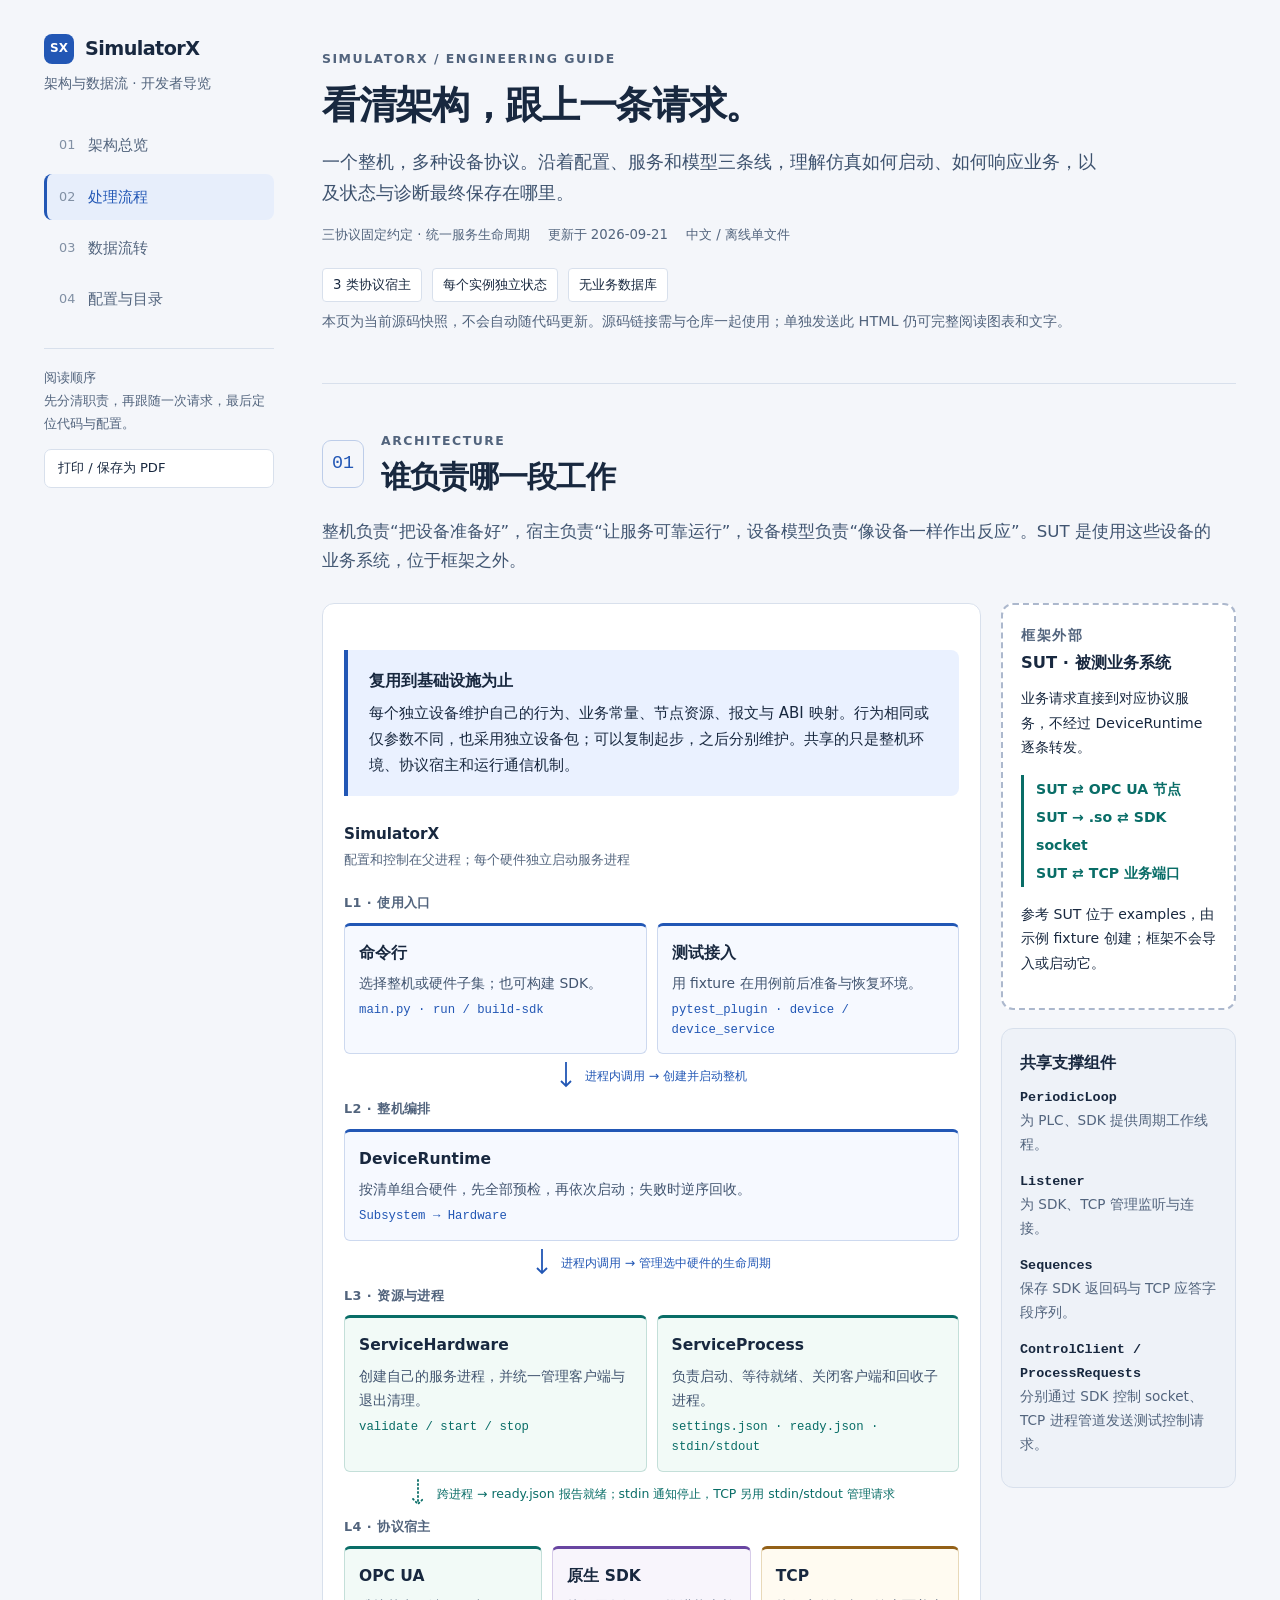
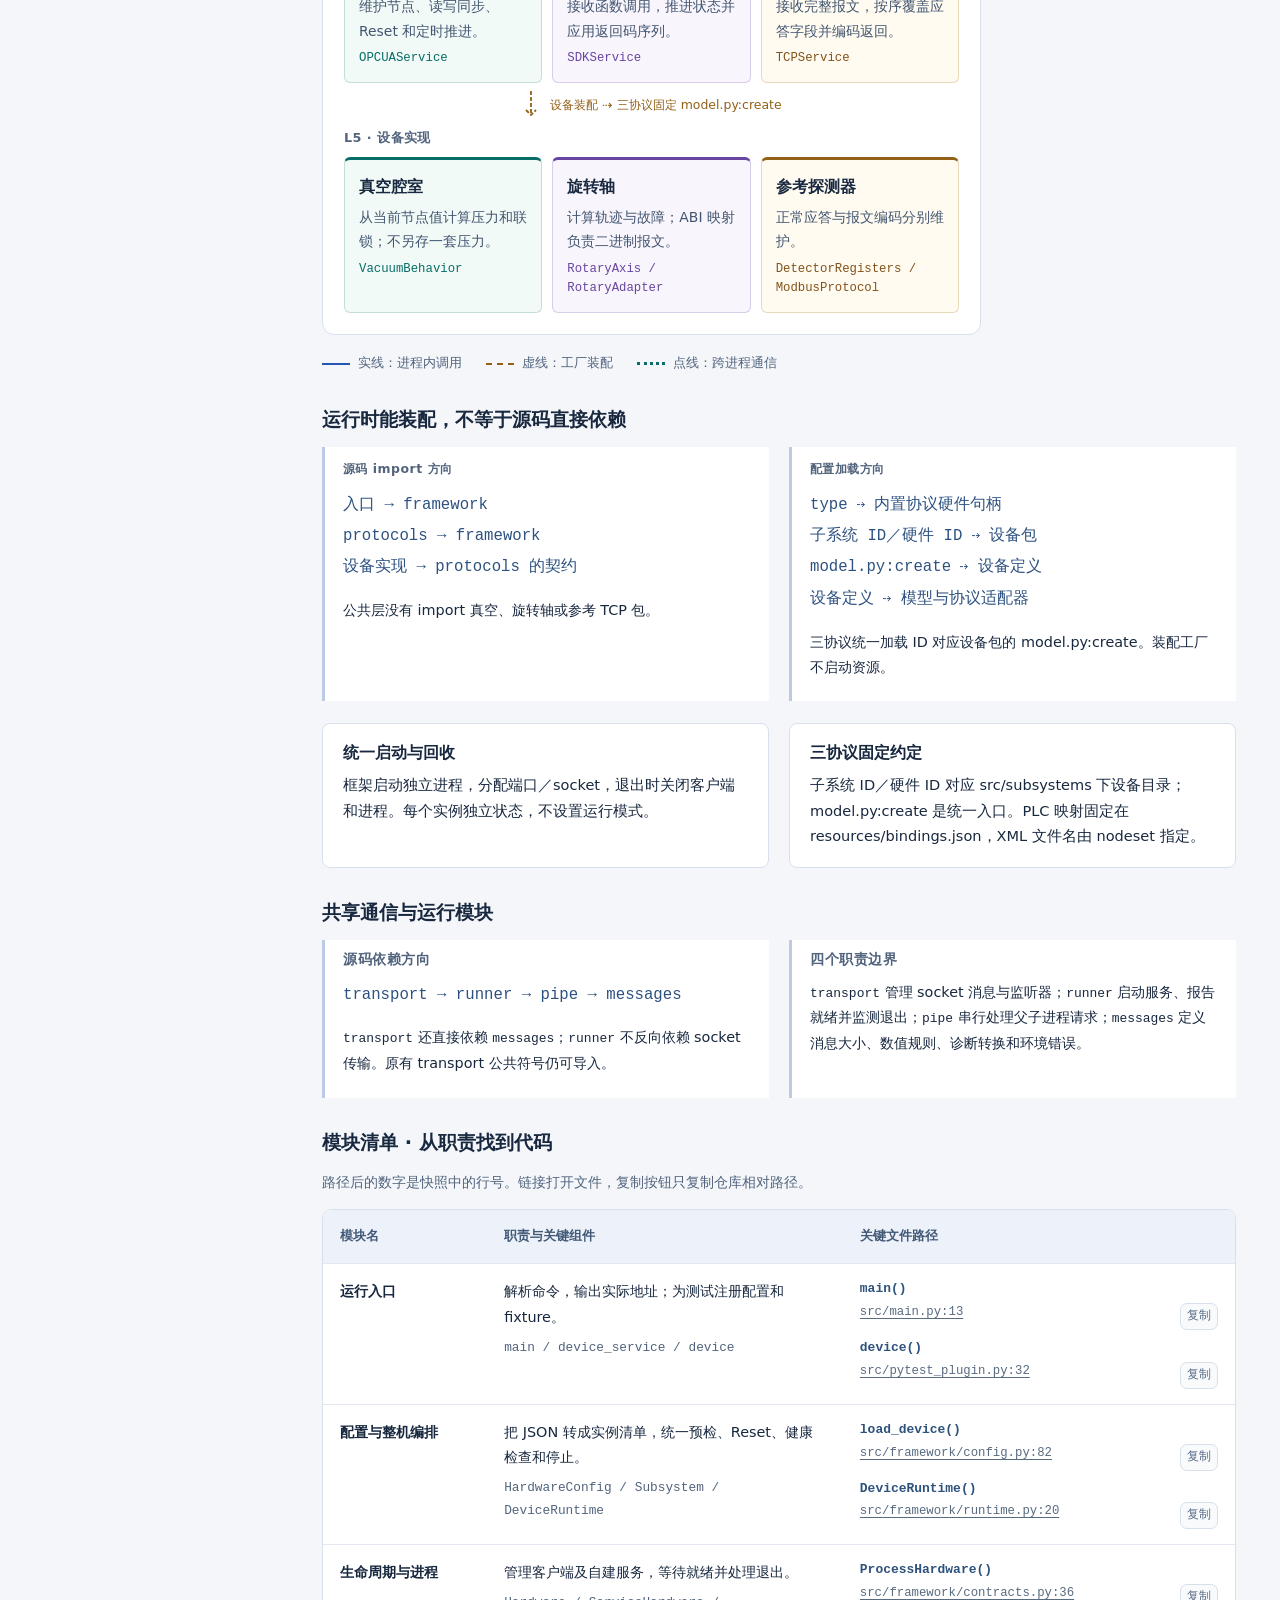
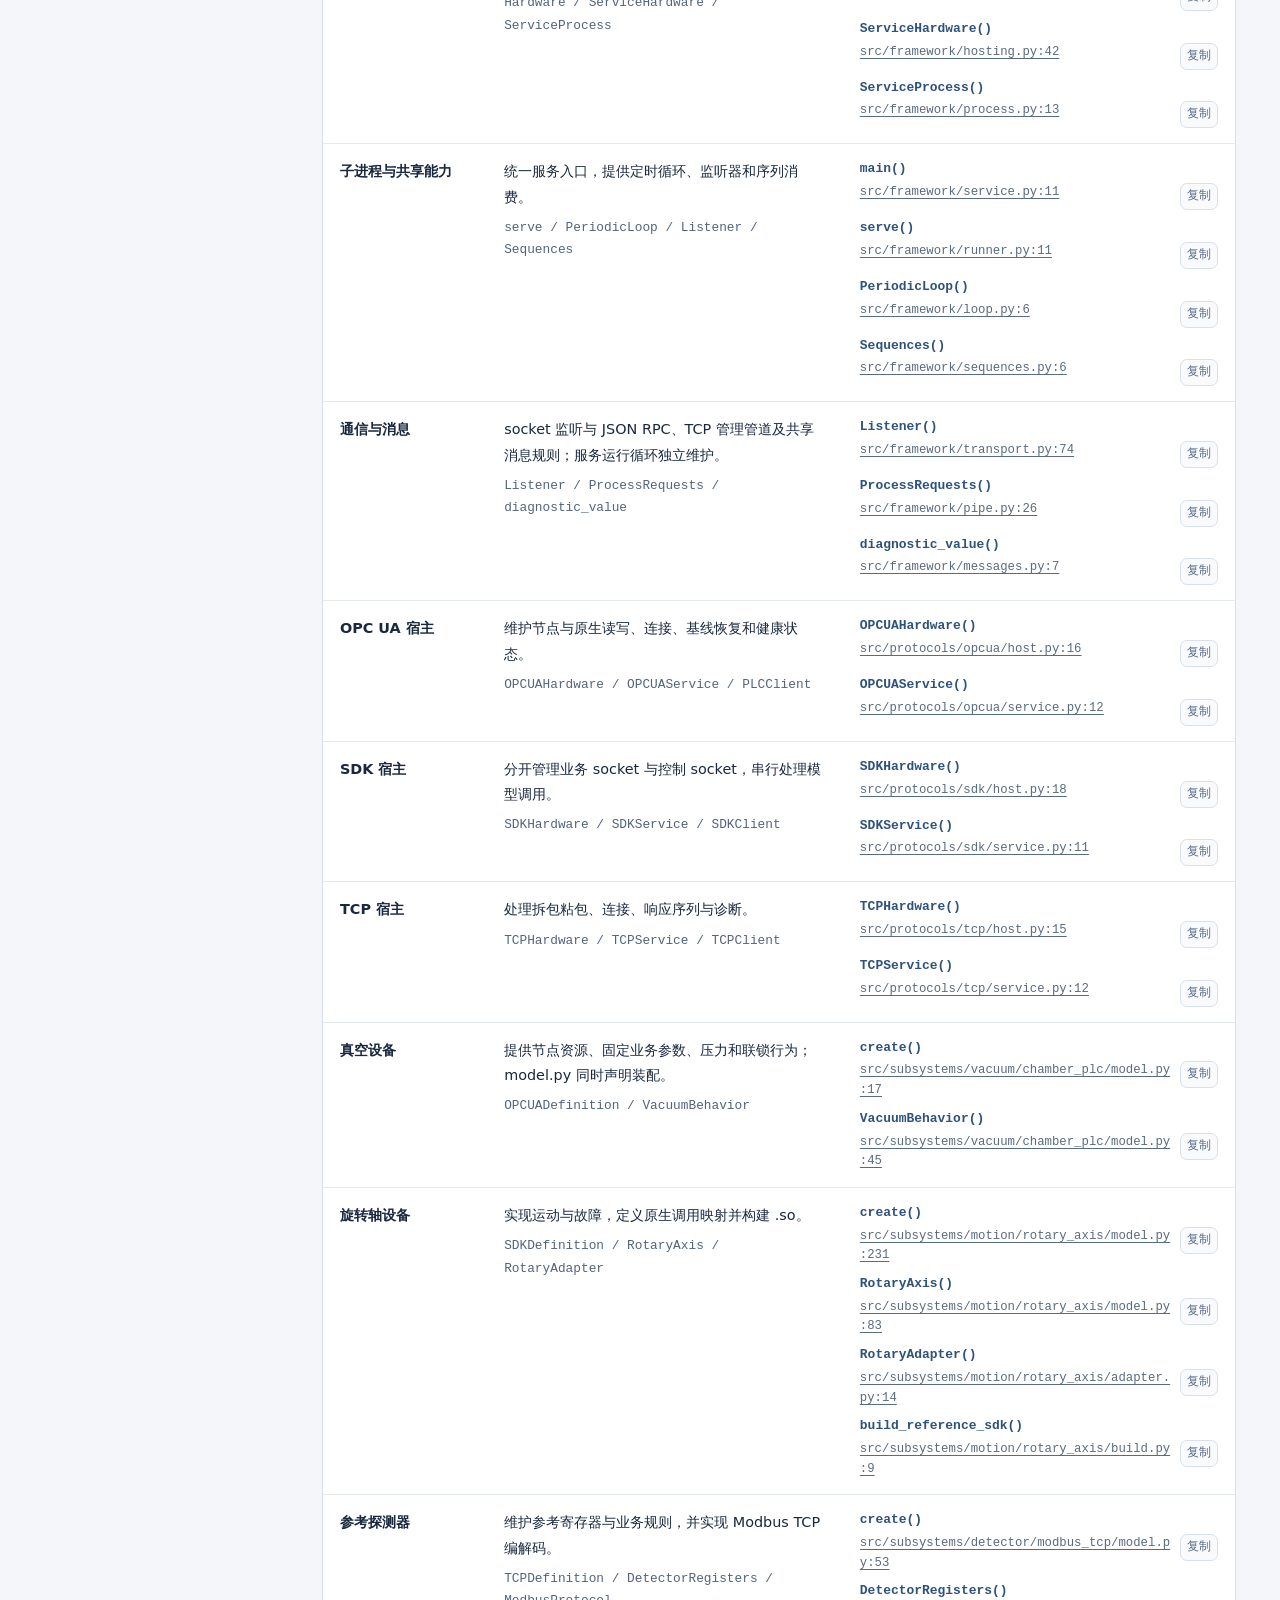
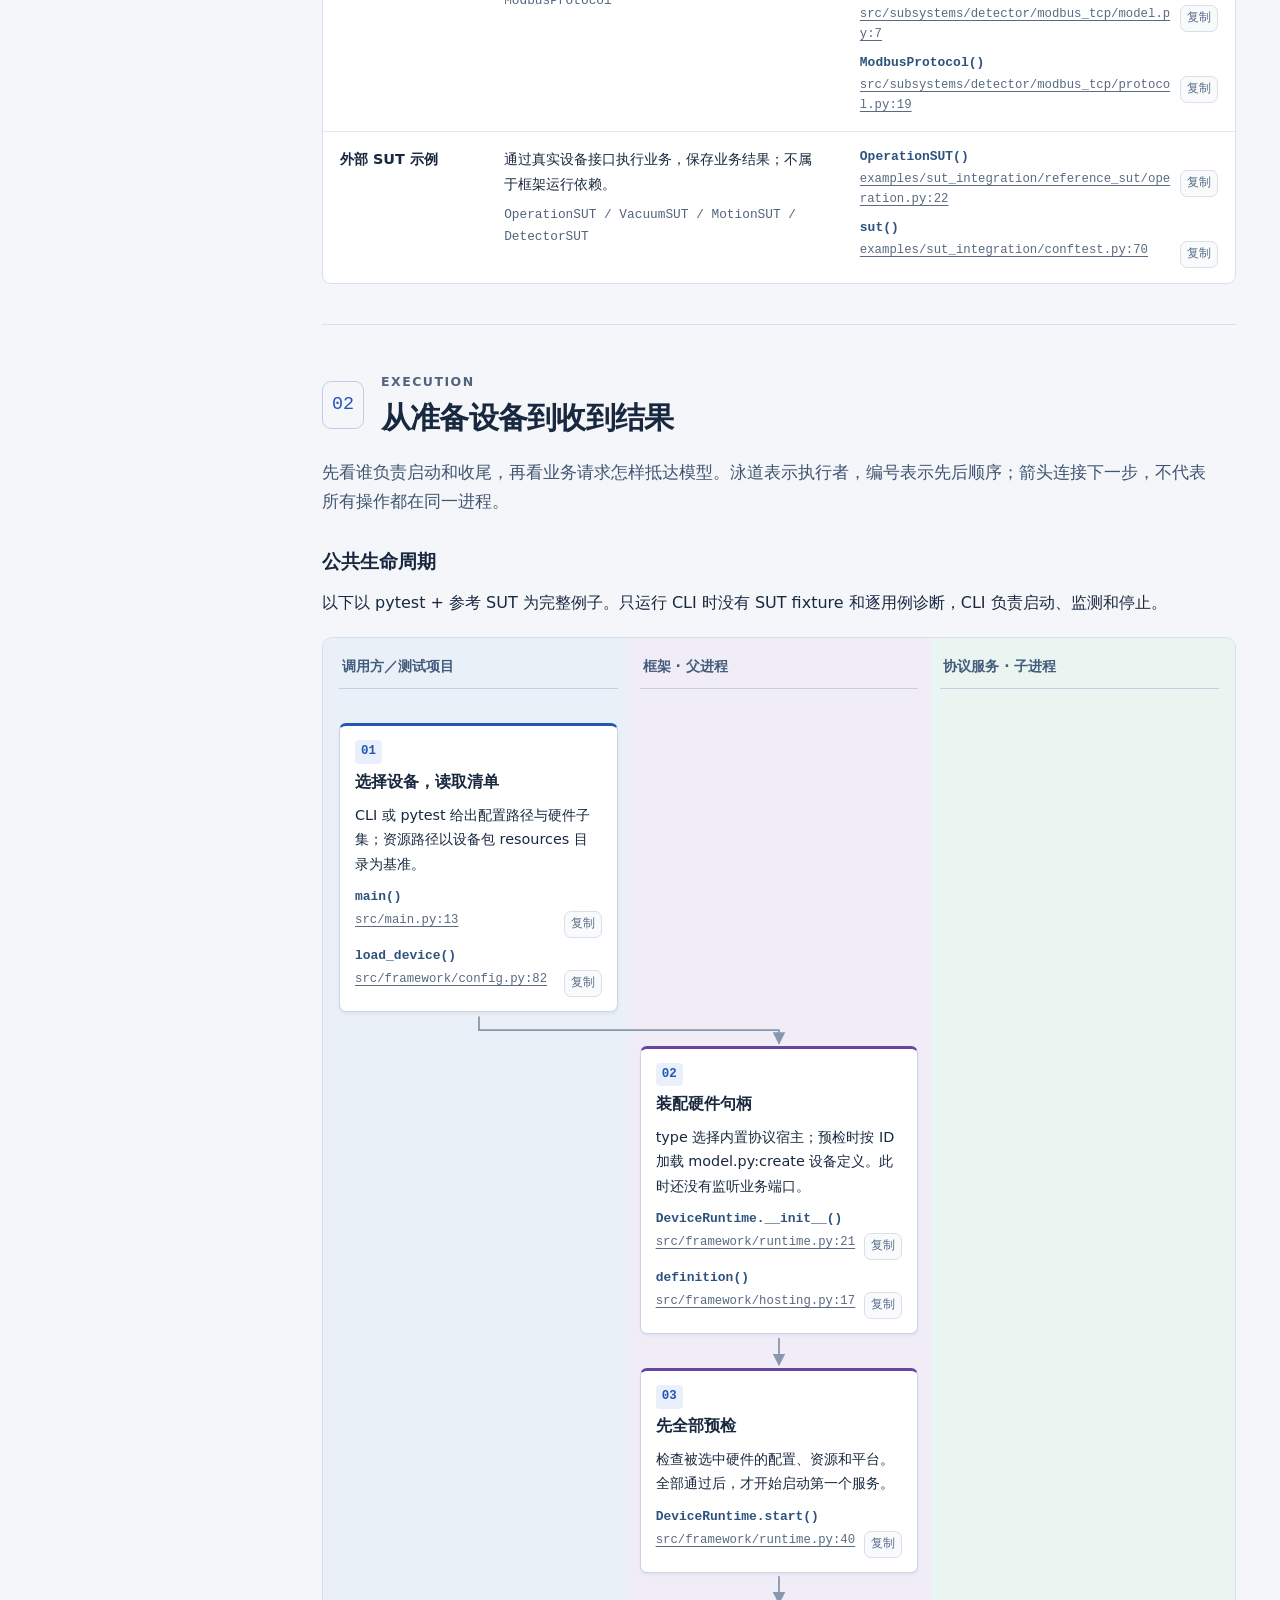
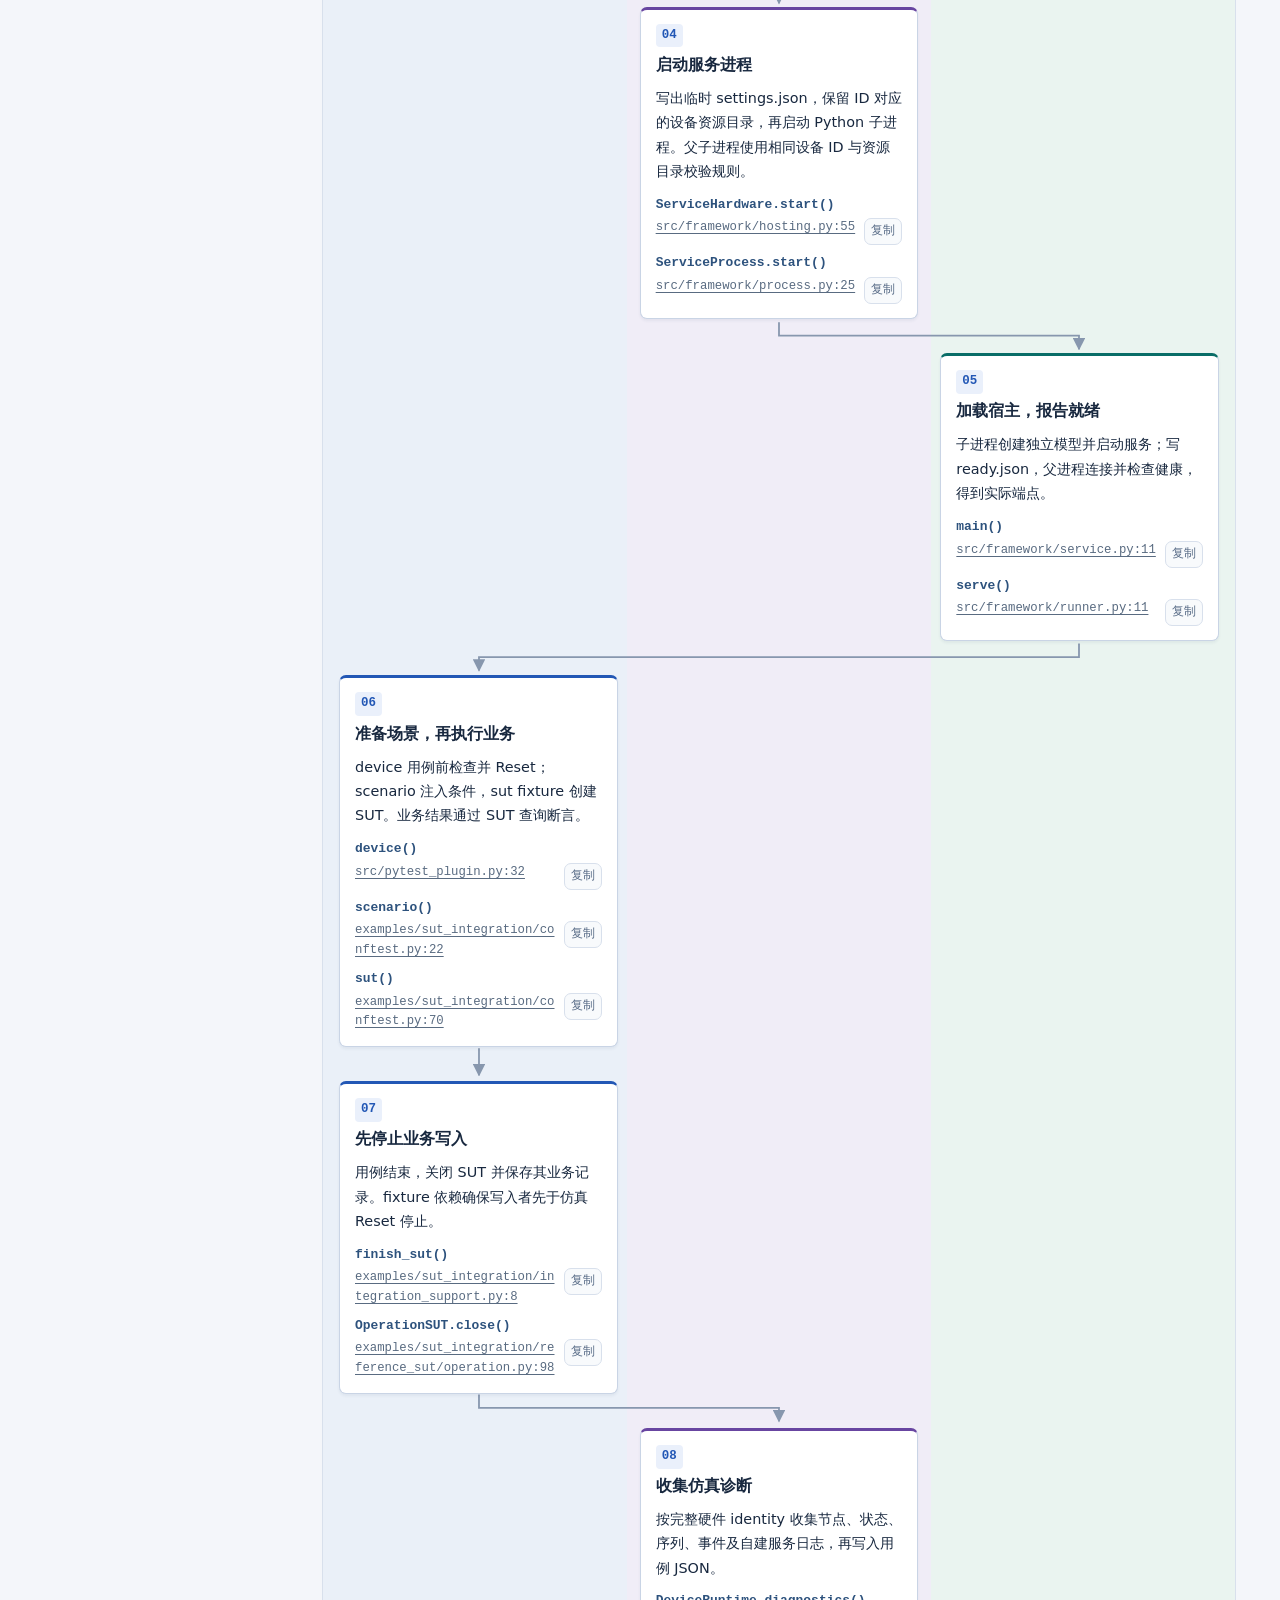
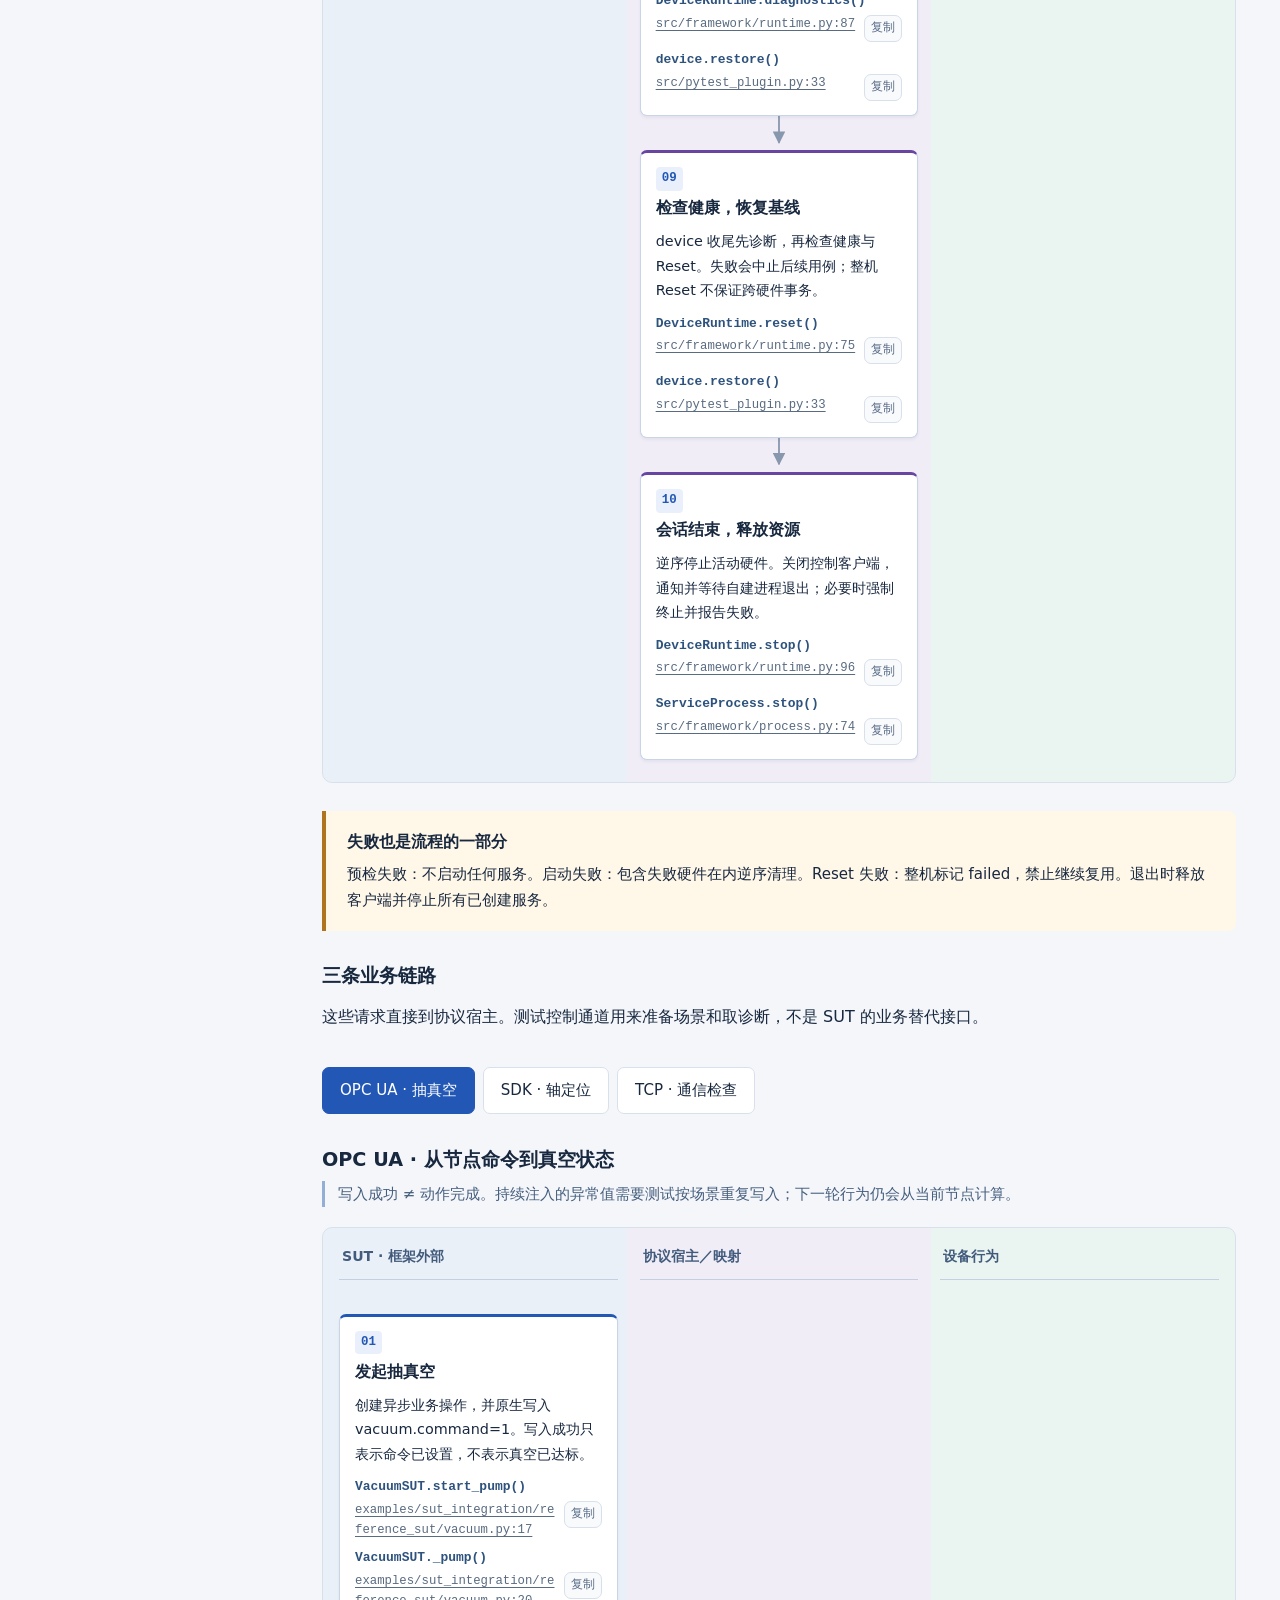
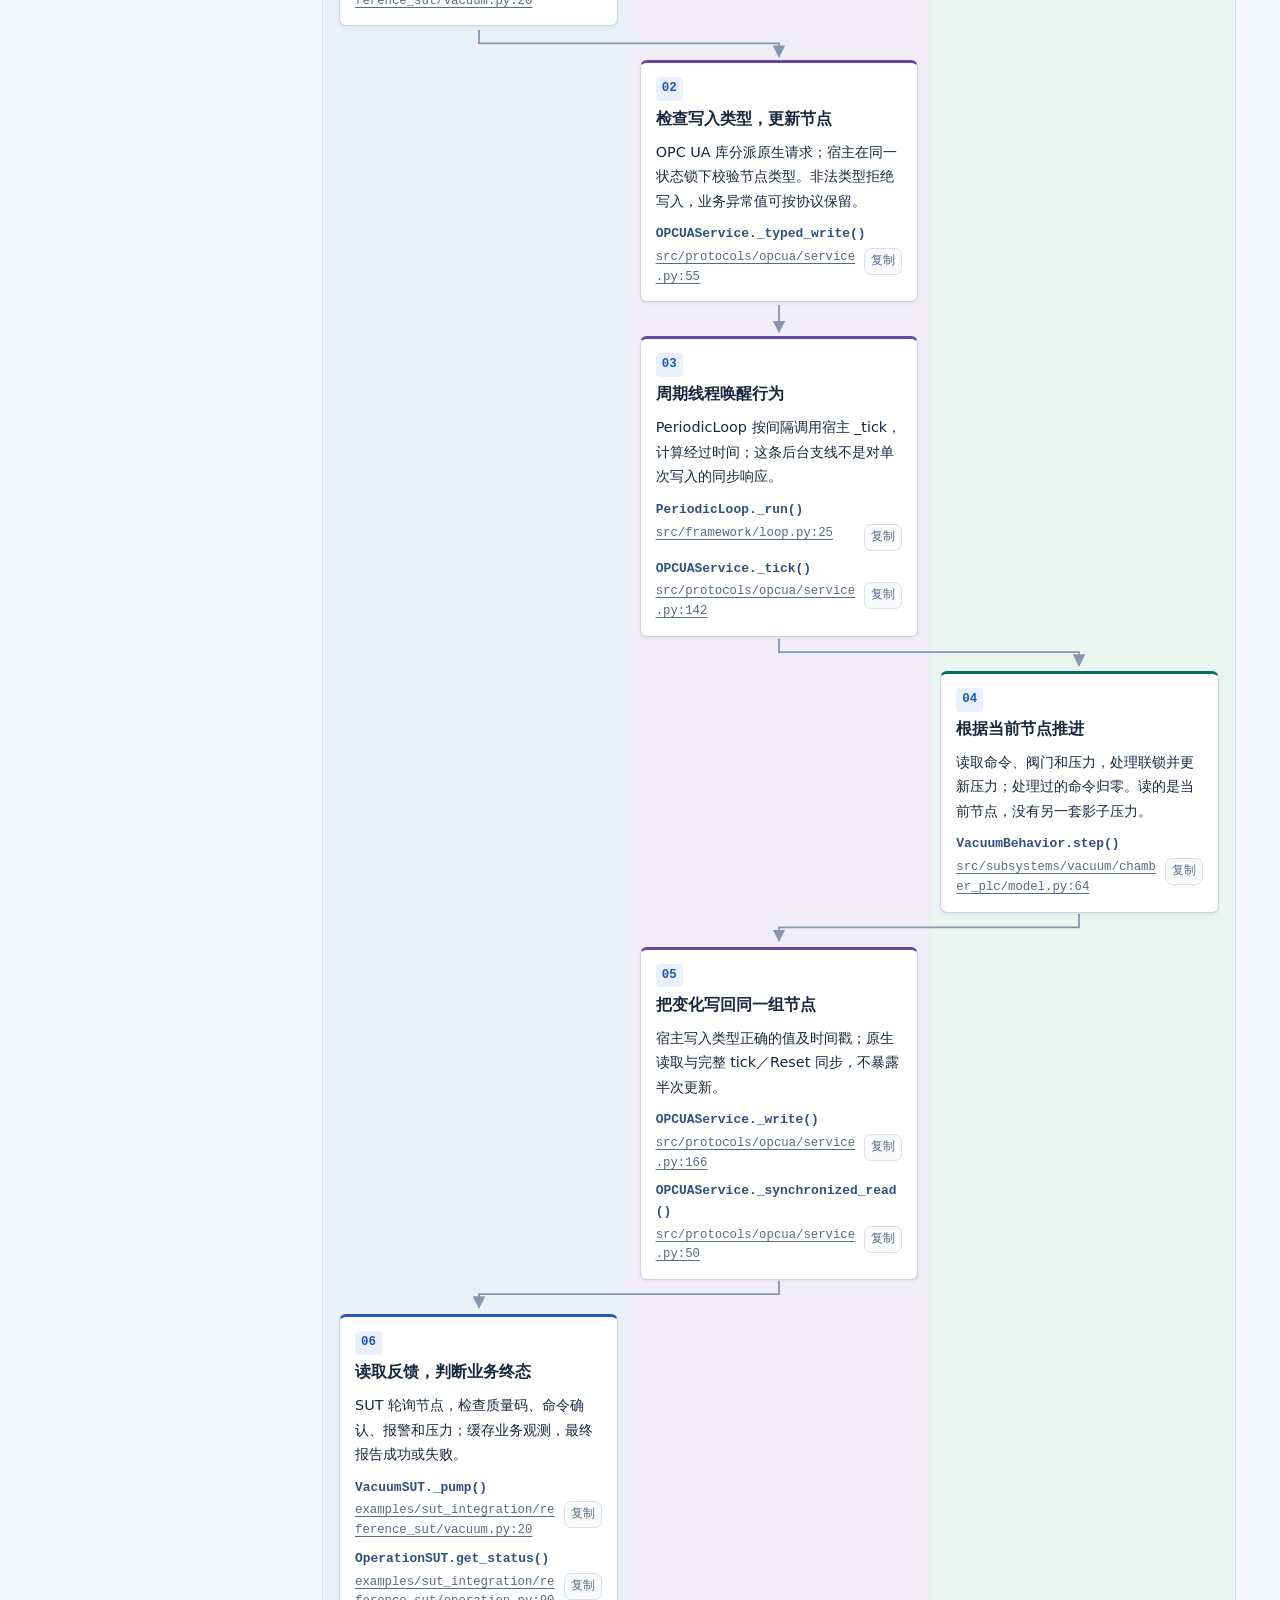
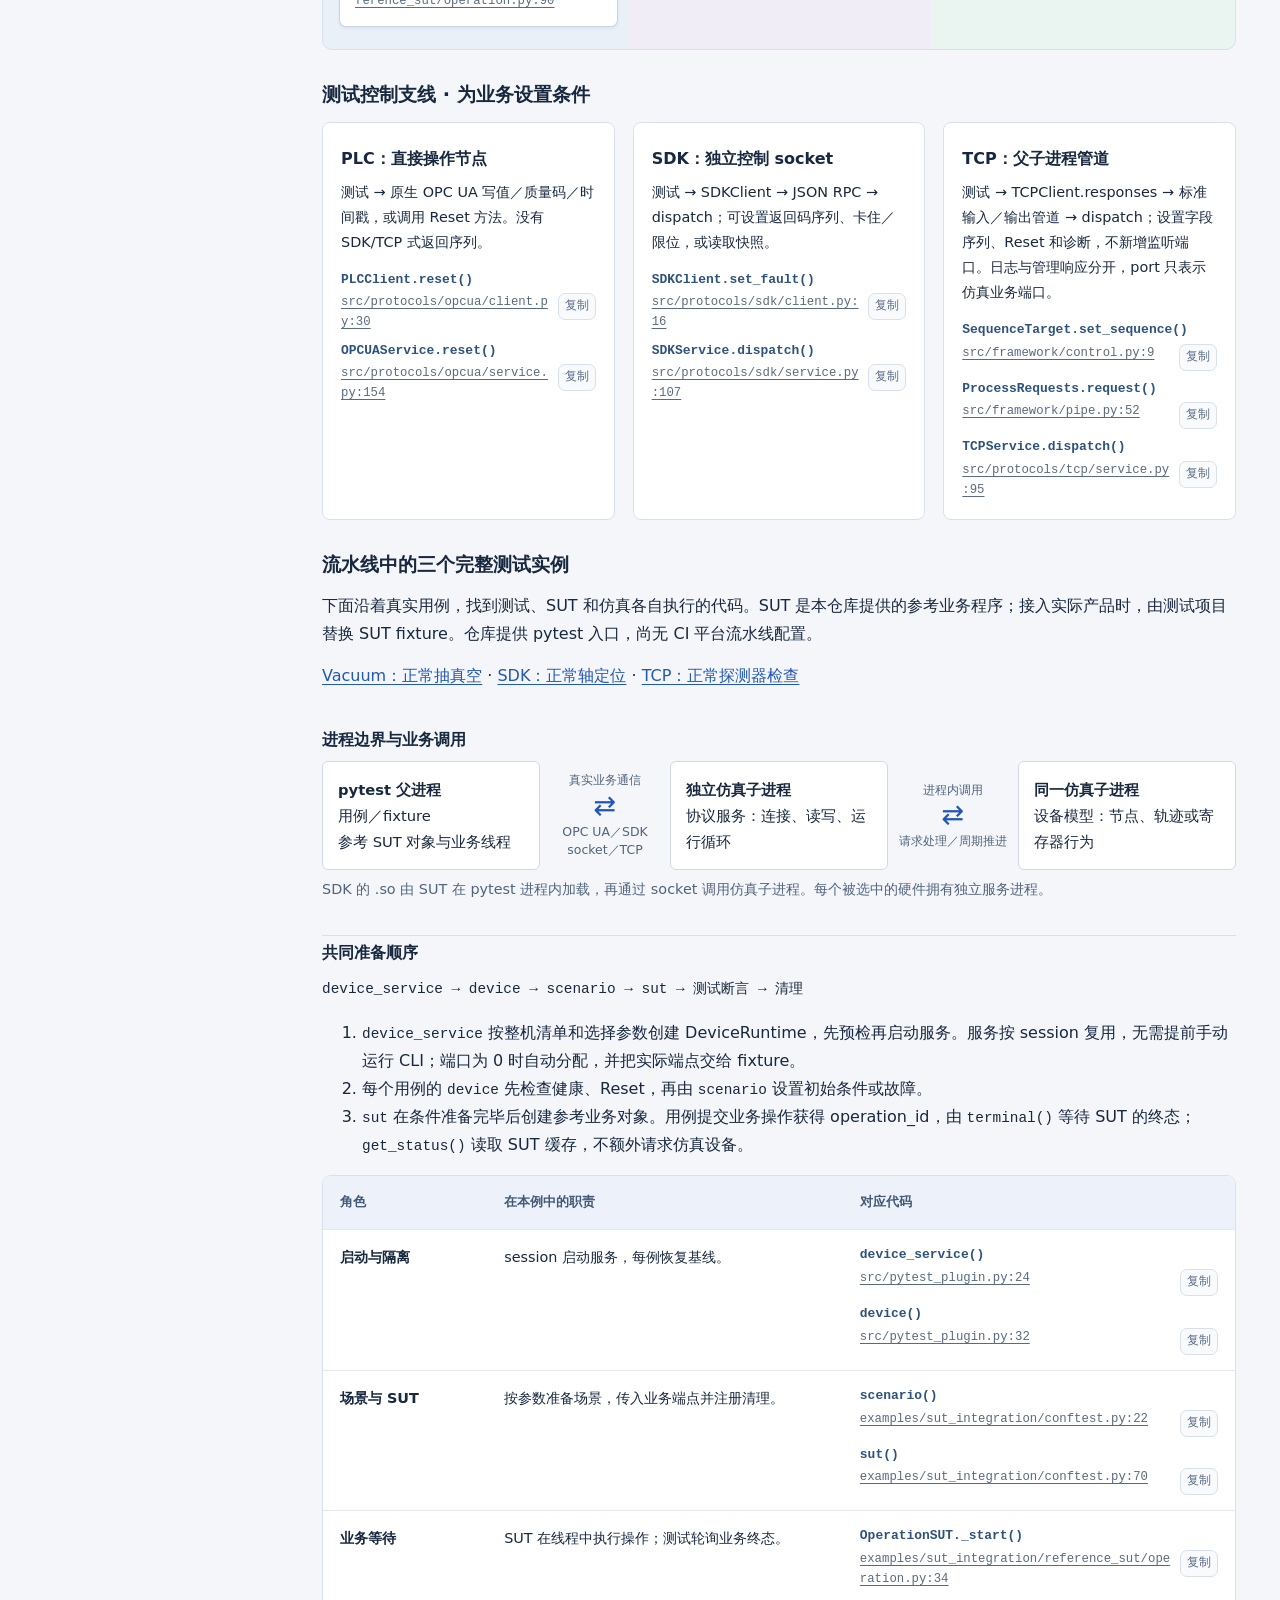
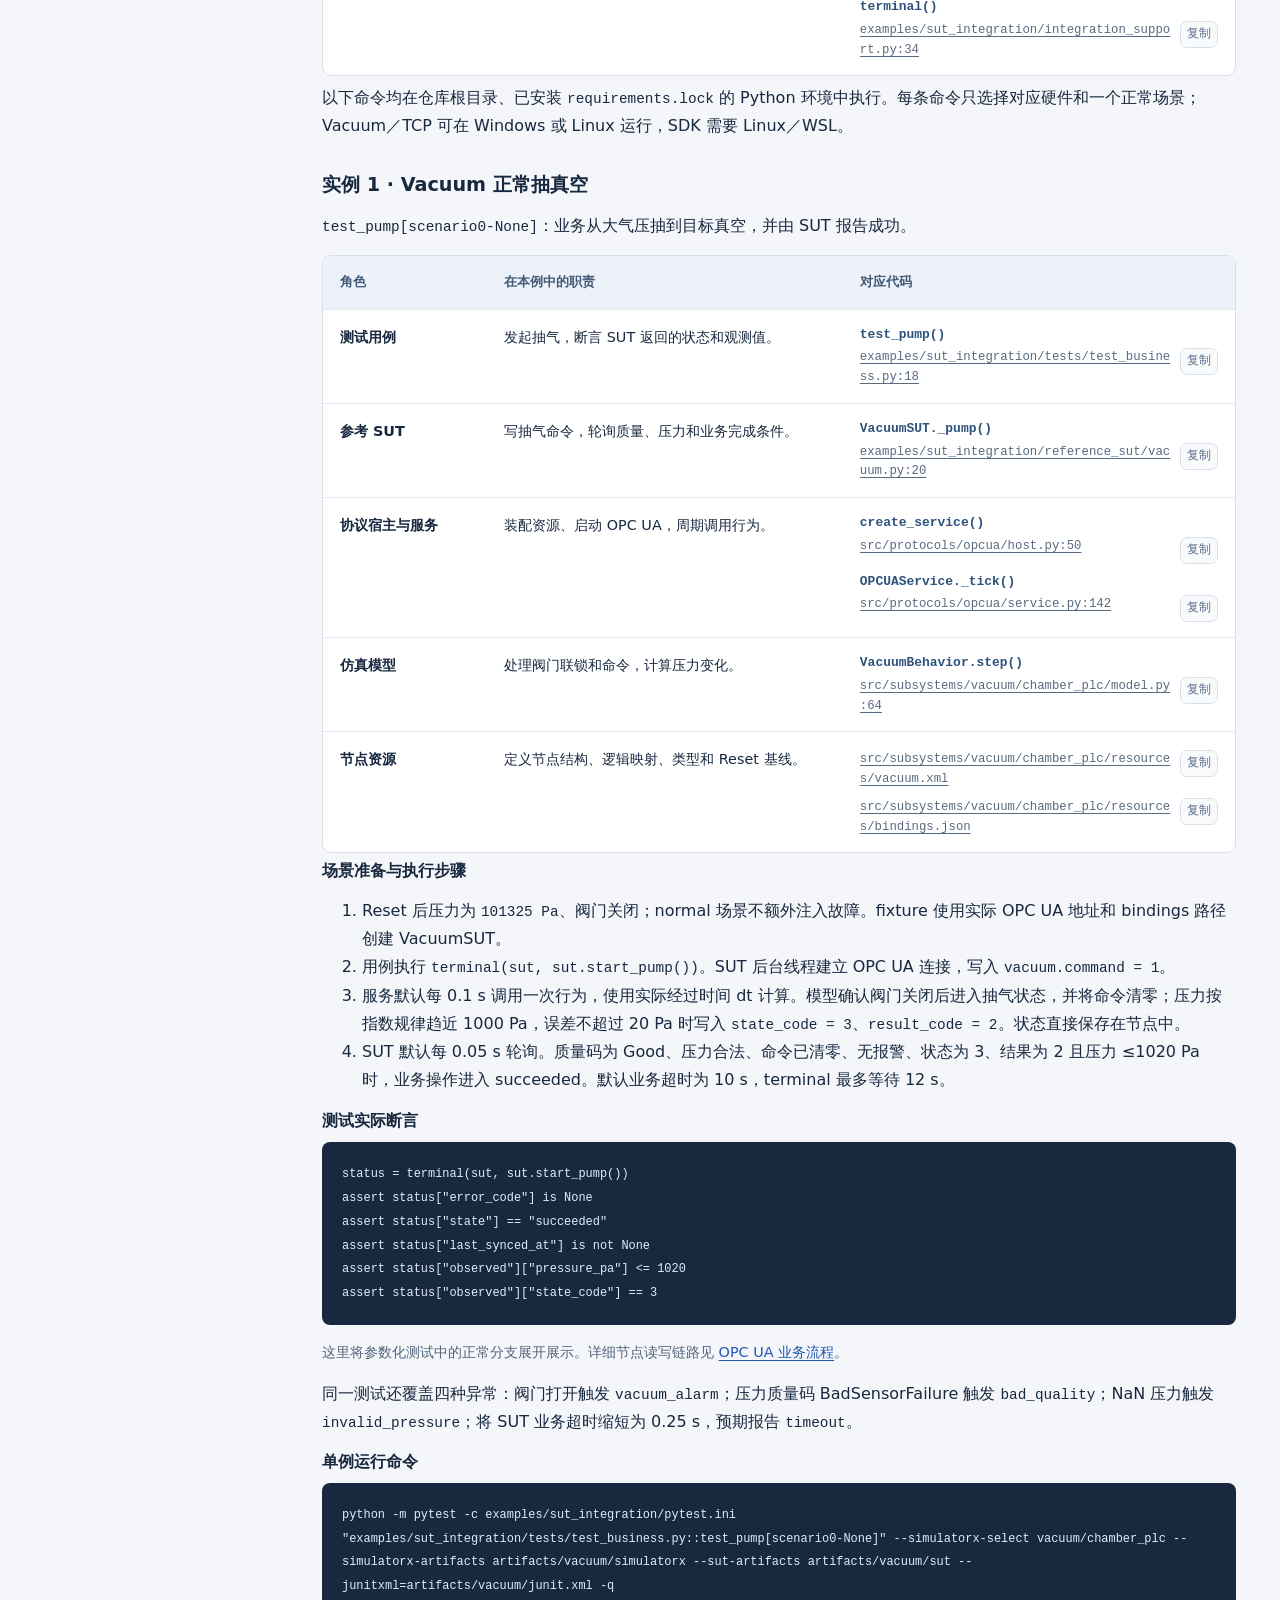
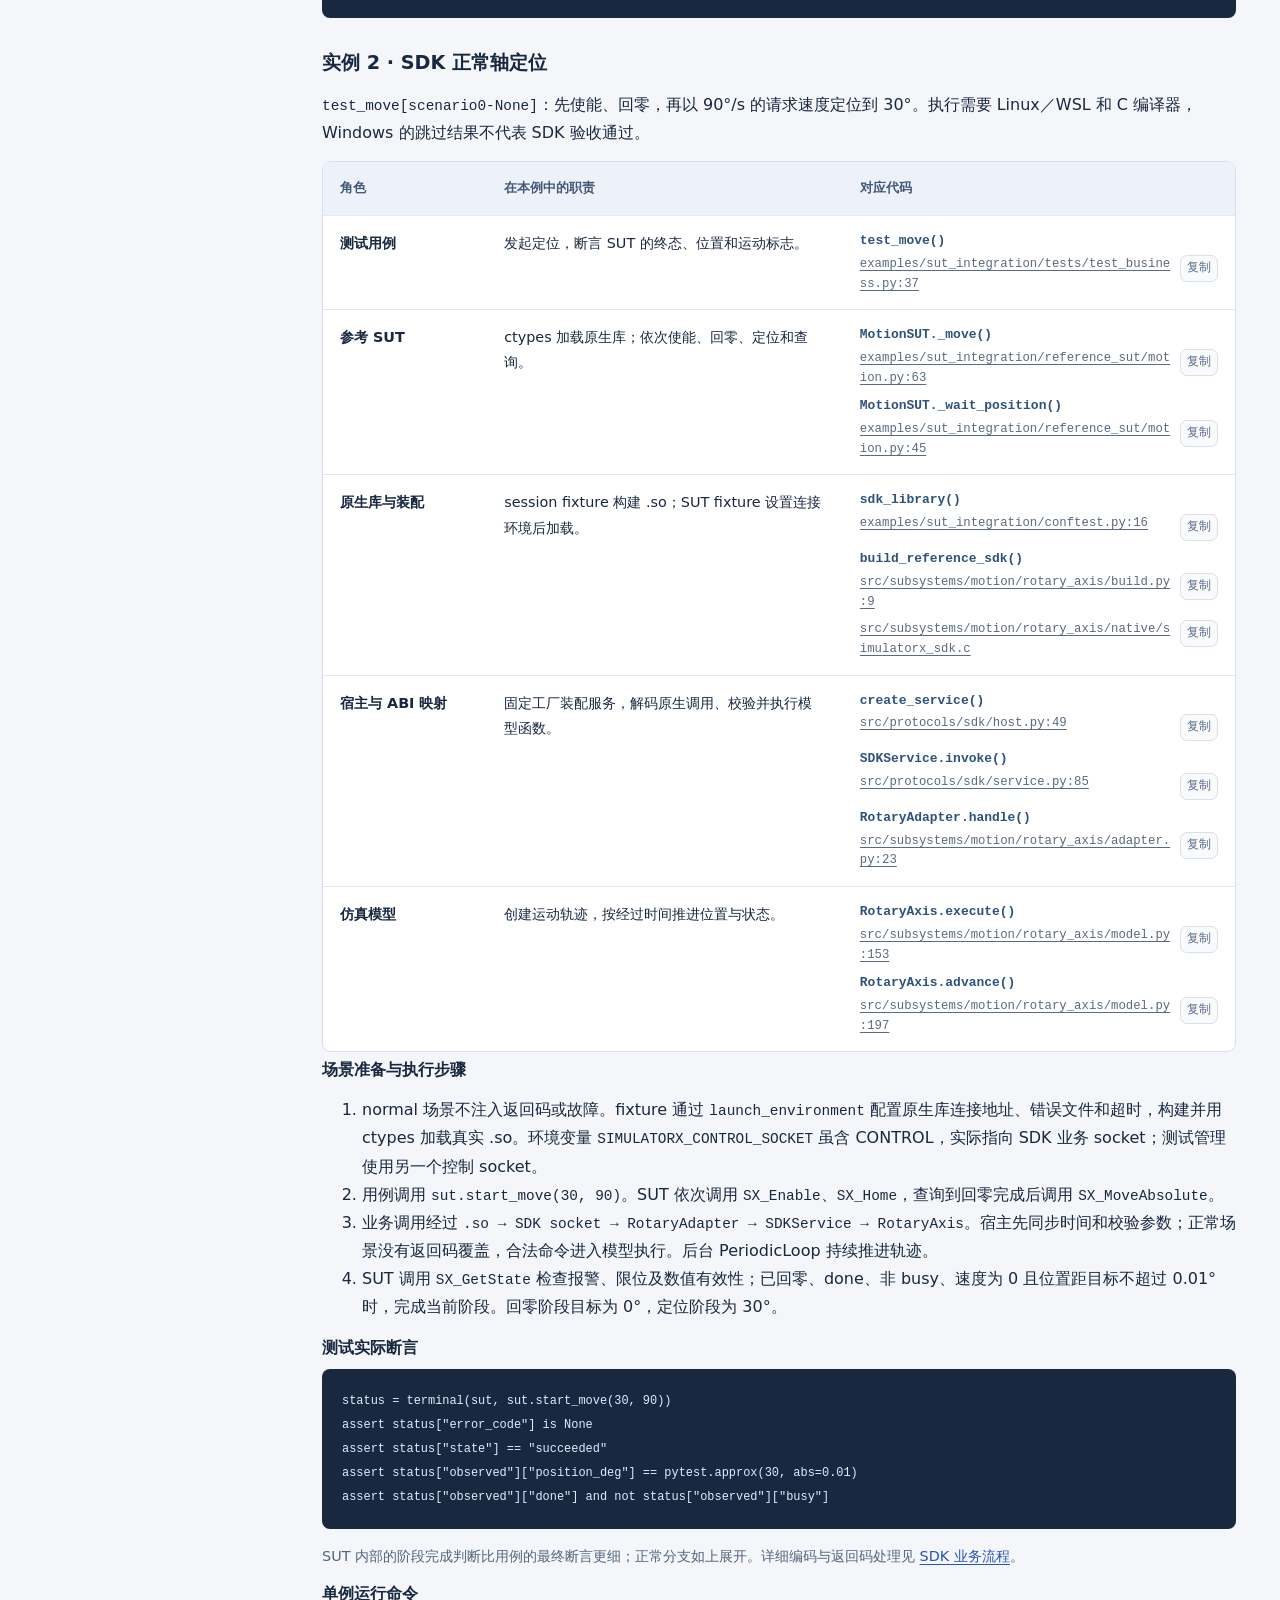
<file: docs/architecture.html>
<!DOCTYPE html>
<html lang="zh-CN"><head><meta charset="utf-8"><meta name="viewport" content="width=device-width, initial-scale=1"><meta name="description" content="SimulatorX 离线架构说明：系统分层、模块依赖、三协议处理流程、数据生命周期和配置速查。"><title>SimulatorX · 架构与数据流</title><style>
p,li,dd,dt,h1,h2,h3,h4,strong{overflow-wrap:anywhere}
.content{container-type:inline-size}

:root{--bg:#f4f6fa;--paper:#fff;--ink:#18283f;--muted:#52647d;--line:#d8e0ec;--blue:#2257b5;--teal:#096d67;--violet:#6845a1;--amber:#936017;--radius:12px;font-size:16px;color-scheme:light}
*{box-sizing:border-box}html{scroll-behavior:smooth;scroll-padding-top:30px}body{margin:0;background:var(--bg);color:var(--ink);font-family:"Microsoft YaHei UI","Microsoft YaHei",system-ui,-apple-system,"Segoe UI",sans-serif;line-height:1.75}a{color:var(--blue);text-decoration-thickness:1px;text-underline-offset:3px}a:hover{color:#123471}button{font:inherit;cursor:pointer;color:var(--ink);border:1px solid var(--line);border-radius:7px;background:#fff;padding:7px 13px;min-height:36px}button:hover{background:#edf2fa;border-color:#9eafc9}button:focus-visible,a:focus-visible,summary:focus-visible{outline:3px solid #246bea;outline-offset:4px}code,pre{font-family:Consolas,"Cascadia Code",monospace}code{font-size:.9em;overflow-wrap:anywhere}p{margin:.45rem 0 .9rem}h1,h2,h3,h4{line-height:1.35;color:var(--ink)}h1{font-size:clamp(2rem,3vw,3.05rem);font-weight:750;letter-spacing:-.035em;margin:.6rem 0 1rem}h2{font-size:1.9rem;margin:0;letter-spacing:-.025em}h3{font-size:1.2rem;margin:2rem 0 .9rem}h4{font-size:1rem;margin:.4rem 0 .65rem}strong{font-weight:700}svg{display:block}.eyebrow,.small-label{font-size:.78rem;font-weight:750;letter-spacing:.12em;color:var(--muted);margin:0}.small-label{letter-spacing:.04em}.muted{color:var(--muted);font-size:.9rem}.layout{max-width:1600px;margin:auto;display:grid;grid-template-columns:230px minmax(0,1fr);gap:48px;padding:32px 44px 60px}.sidebar{position:sticky;top:32px;align-self:start;max-height:calc(100vh - 64px);overflow:auto}.wordmark{display:flex;align-items:center;gap:11px;font-weight:800;font-size:1.2rem;letter-spacing:-.03em}.brand-name{min-width:0;overflow-wrap:anywhere}.brand-mark{flex-shrink:0;width:30px;height:30px;display:grid;place-items:center;background:var(--blue);color:#fff;border-radius:8px;font-size:.75rem;letter-spacing:0}.side-label{color:var(--muted);font-size:.85rem;margin:6px 0 27px}.sidebar nav{display:grid;gap:5px}.sidebar nav a{display:flex;gap:13px;padding:10px 12px;color:var(--muted);text-decoration:none;border-radius:8px;font-size:.94rem;border-left:3px solid transparent}.sidebar nav a span{color:#8190a4;font-size:.8rem;align-self:center}.sidebar nav a:hover,.sidebar nav a[aria-current=true]{background:#e7eefb;color:var(--blue);border-left-color:var(--blue)}.side-note{border-top:1px solid var(--line);margin-top:25px;padding-top:18px;font-size:.82rem;color:var(--muted)}.sidebar .print-button{margin-top:13px;width:100%;text-align:left}.content{min-width:0}.hero{padding:16px 0 35px;border-bottom:1px solid var(--line)}.hero .intro{font-size:1.1rem;max-width:780px;color:#3d526e}.meta{display:flex;flex-wrap:wrap;gap:10px 18px;font-size:.83rem;color:var(--muted);align-items:center}.meta code{background:#e8edf5;padding:2px 7px;border-radius:4px;color:#334d70}.hero-foot{display:flex;gap:10px;flex-wrap:wrap;margin-top:22px}.hero-foot span{font-size:.83rem;padding:4px 10px;border:1px solid var(--line);border-radius:4px;background:#fff}section{padding:46px 0 40px;border-bottom:1px solid var(--line);scroll-margin-top:20px}.section-heading{display:flex;align-items:center;gap:17px;margin-bottom:20px}.section-index{display:grid;place-items:center;width:42px;height:48px;color:var(--blue);border:1px solid #bdcde9;border-radius:9px;font-family:Consolas,monospace;font-size:1.15rem;flex-shrink:0}.section-heading .eyebrow{margin-bottom:4px}.section-lead{max-width:900px;color:#405571;font-size:1.04rem;margin-bottom:27px}.architecture-map{display:grid;grid-template-columns:minmax(0,1fr) 235px;gap:20px;align-items:start}.system-boundary{background:var(--paper);border:1px solid var(--line);border-radius:var(--radius);padding:21px}.boundary-title{font-weight:750;font-size:.95rem;margin-bottom:20px}.boundary-title span{display:block;font-size:.82rem;color:var(--muted);font-weight:400;margin-top:2px}.layer-label{display:block;color:var(--muted);font-size:.8rem;font-weight:650;letter-spacing:.035em;margin-bottom:8px}.node-grid{display:grid;grid-template-columns:repeat(2,minmax(0,1fr));gap:10px}.node-grid.three{grid-template-columns:repeat(3,minmax(0,1fr))}.arch-node{padding:13px 14px;border:1px solid #cdd9ef;border-top:3px solid var(--blue);background:#f6f9ff;border-radius:6px;min-width:0}.arch-node strong{font-size:.97rem;overflow-wrap:anywhere}.arch-node p{font-size:.87rem;margin:4px 0 6px;color:#425570}.arch-node code{font-size:.77rem;color:var(--blue);display:block;line-height:1.6}.arch-node.teal{border-color:#c4dfd9;border-top-color:var(--teal);background:#f2faf7}.arch-node.teal code{color:var(--teal)}.arch-node.violet{border-color:#d7cce9;border-top-color:var(--violet);background:#f8f5fc}.arch-node.violet code{color:var(--violet)}.arch-node.amber{border-color:#e8d9b9;border-top-color:var(--amber);background:#fffbf1}.arch-node.amber code{color:#83521a}.layer-arrow{display:flex;justify-content:center;align-items:center;gap:9px;font-size:.78rem;color:var(--blue);padding:7px 0;min-height:40px}.layer-arrow svg{flex:0 0 20px;fill:none;stroke:currentColor;stroke-width:1.8}.layer-arrow.factory{color:var(--amber)}.layer-arrow.factory path{stroke-dasharray:4 2}.layer-arrow.ipc{color:var(--teal)}.layer-arrow.ipc path{stroke-dasharray:1 3;stroke-linecap:round}.support-column{display:grid;gap:18px}.sut-box{border:2px dashed #acb8cd;padding:18px;border-radius:var(--radius);background:#fff}.sut-box h3,.support-box h3{margin:5px 0 12px;font-size:1.02rem}.sut-box p{font-size:.88rem}.wire-route{border-left:3px solid var(--teal);padding-left:12px;line-height:2;color:var(--teal);font-weight:650}.support-box{padding:18px;border:1px solid var(--line);border-radius:var(--radius);background:#eef2f8}.support-box dl{margin:0}.support-box dt{font-family:Consolas,monospace;font-size:.84rem;font-weight:700;overflow-wrap:anywhere}.support-box dd{font-size:.85rem;color:var(--muted);margin:0 0 13px}.legend{display:flex;flex-wrap:wrap;gap:10px 24px;margin:17px 0 25px;font-size:.82rem;color:var(--muted)}.legend span{display:flex;align-items:center;gap:8px}.line-key{display:inline-block;width:28px;border-top:2px solid var(--blue)}.line-key.factory{border-top:2px dashed var(--amber)}.line-key.ipc{border-top:3px dotted var(--teal)}.dependency-grid,.lifecycle-grid,.storage-grid,.code-grid{display:grid;grid-template-columns:repeat(2,minmax(0,1fr));gap:20px}.dependency-grid>div{border-left:3px solid #bbcbe4;padding:7px 18px;background:#fff}.dependency-grid p{font-size:.9rem}.dependency-grid .dependency{font-family:Consolas,"Microsoft YaHei",monospace;line-height:2;color:#2d5180;font-size:.98rem}.lifecycle-grid{margin-top:22px}.lifecycle-grid>div{padding:18px 20px;border:1px solid var(--line);border-radius:8px;background:#fff}.lifecycle-grid h3{margin:0 0 8px;font-size:1.02rem}.lifecycle-grid p{font-size:.91rem;margin:0}.table-wrap{width:100%;overflow:auto;background:#fff;border:1px solid var(--line);border-radius:9px}table{width:100%;border-collapse:collapse;text-align:left;table-layout:fixed;font-size:.9rem}th,td{padding:15px 17px;border-bottom:1px solid #e4e9f1;vertical-align:top;overflow-wrap:anywhere}thead{background:#edf2fa}thead th{font-size:.82rem;color:#425977;font-weight:700}tbody tr:last-child>*{border-bottom:0}th:first-child{width:18%}th:last-child{width:43%}.entity-table th:first-child{width:24%}.entity-table th:last-child{width:30%}.table-code{display:block;font-size:.8rem;color:var(--muted);margin-top:7px;font-weight:400}.source{margin-top:8px;min-width:0}.source:first-child{margin-top:0}.source .symbol{display:block;font-size:.81rem;font-weight:650;color:#2d527d;line-height:1.6;overflow-wrap:anywhere}.source-line{display:flex;align-items:flex-start;gap:7px;min-width:0;margin-top:3px}.source-line a{font-family:Consolas,"Microsoft YaHei",monospace;font-size:.77rem;color:#596b81;overflow-wrap:anywhere;min-width:0;flex:1;line-height:1.6}.copy{font-size:.73rem;line-height:1.4;min-height:27px;padding:3px 6px;color:#5a6d88;background:#f8fafc;flex-shrink:0}.flow-board{--gap:34px;position:relative;display:grid;grid-template-columns:repeat(3,minmax(0,1fr));gap:var(--gap) 22px;margin:20px 0 28px;padding:16px 16px 22px;background:linear-gradient(90deg,#eaf0f8 0%,#eaf0f8 33.333%,#f0edf7 33.333%,#f0edf7 66.666%,#eaf4f0 66.666%,#eaf4f0 100%);border:1px solid var(--line);border-radius:10px}.lane-head{font-size:.88rem;font-weight:700;border-bottom:1px solid #c4d0e1;padding:0 3px 10px;color:#425b7c;z-index:1}.flow-step{grid-column:var(--lane);grid-row:var(--row);min-width:0;padding:14px 15px;background:#fff;border:1px solid #c9d4e5;border-top:3px solid var(--blue);border-radius:7px;z-index:1;box-shadow:0 2px 3px #233b6010}.flow-step.lane-2{border-top-color:var(--violet)}.flow-step.lane-3{border-top-color:var(--teal)}.step-top{display:flex;align-items:center;gap:8px;margin-bottom:5px}.step-number{font-family:Consolas,monospace;color:var(--blue);font-size:.78rem;font-weight:700;background:#eaf0fb;border-radius:4px;padding:1px 6px}.flow-step .actor{display:none;color:var(--muted);font-size:.75rem}.flow-step p{font-size:.9rem;line-height:1.7;margin:5px 0 11px}.flow-step h4{font-size:1rem}.flow-connectors{position:absolute;inset:0;width:100%;height:100%;pointer-events:none;z-index:0;overflow:visible}.flow-connectors g path{fill:none;stroke:#8797ae;stroke-width:1.8}.callout{margin:25px 0;padding:17px 21px;background:#eaf1ff;border-left:4px solid var(--blue);border-radius:0 8px 8px 0}.callout p{margin:5px 0 0;font-size:.94rem}.callout.warning{background:#fff7e8;border-left-color:#af741e}.flow-tabs{display:flex;flex-wrap:wrap;gap:8px;margin:22px 0 15px}.flow-tabs button{padding:9px 17px;font-size:.94rem}.flow-tabs button[aria-selected=true]{background:var(--blue);color:#fff;border-color:var(--blue)}.flow-panel h3{margin:18px 0 8px}.protocol-note{font-size:.94rem;color:#465f7e;padding-left:13px;border-left:3px solid #94afd6}.control-grid{display:grid;grid-template-columns:repeat(3,minmax(0,1fr));gap:18px}.control-grid article{padding:18px;border:1px solid var(--line);border-radius:8px;background:#fff;min-width:0}.control-grid p{font-size:.9rem}.pipeline{padding:18px 0;border-bottom:1px solid var(--line)}.pipeline h3{margin:0 0 13px;font-size:1rem}.pipeline-track{display:grid;grid-template-columns:minmax(0,1fr) 110px minmax(0,1fr) 110px minmax(0,1fr);gap:10px;align-items:center}.pipeline-track>div{padding:15px;background:#fff;border:1px solid #cdd8e8;border-radius:6px;font-size:.92rem;overflow-wrap:anywhere}.transfer{color:var(--muted);font-size:.78rem;text-align:center;line-height:1.5}.transfer b{display:block;font-size:1.7rem;line-height:1.2;color:var(--blue);font-weight:400}.entity-map{display:grid;grid-template-columns:minmax(0,1fr) 60px minmax(0,1fr) 60px minmax(0,1fr);gap:10px;align-items:center}.entity{padding:17px;border:1px solid #bacde8;border-top:3px solid var(--blue);border-radius:6px;background:#fff;min-width:0}.entity strong{overflow-wrap:anywhere}.entity code{display:block;color:var(--muted);margin-top:7px;font-size:.79rem}.relation{text-align:center;font-size:.8rem;color:var(--muted)}.entity-branches{display:grid;grid-template-columns:repeat(3,minmax(0,1fr));gap:20px;margin:20px 0 25px}.entity-branches>div{border-top:2px solid #bbcde1;padding-top:13px}.entity-branches strong{font-size:.91rem}.entity-branches p{font-size:.89rem;color:var(--muted)}.storage-grid article{background:#fff;border:1px solid var(--line);padding:20px;border-radius:9px}.storage-grid p{font-size:.91rem}.code-grid figure{margin:0;min-width:0}.code-grid figcaption{font-weight:650;font-size:.9rem;margin-bottom:10px}pre{white-space:pre-wrap;overflow-wrap:anywhere;background:#18283f;color:#dfebff;padding:20px;border-radius:8px;font-size:.83rem;line-height:1.8;margin:0 0 15px}.code-grid p{font-size:.92rem}.tree-actions{display:flex;gap:8px;margin-bottom:12px}.directory-tree{padding:16px 22px;background:#fff;border:1px solid var(--line);border-radius:9px;font-family:Consolas,"Microsoft YaHei",monospace;font-size:.87rem}.directory-tree ul{list-style:none;padding-left:19px;margin:0;border-left:1px solid #e0e7f0}.directory-tree>ul{border-left:0;padding:0}.directory-tree li{margin:4px 0;overflow-wrap:anywhere}.directory-tree summary{cursor:pointer;padding:4px 0;color:#334f77;font-weight:650;min-height:32px}.tree-file{padding:2px 0 2px 18px}.tree-file a{color:#536880;text-decoration:none}.tree-file a:hover{text-decoration:underline}.glossary{display:grid;grid-template-columns:repeat(2,minmax(0,1fr));gap:0 30px}.glossary>div{padding:14px 0;border-top:1px solid var(--line)}.glossary dt{font-weight:700}.glossary dd{margin:4px 0 0;color:var(--muted);font-size:.94rem}.further-reading{margin-top:25px;font-size:.9rem}.footer{font-size:.8rem;color:var(--muted);padding-top:26px}.js-only{display:none}.enhanced .js-only{display:inline-flex}.enhanced .sidebar nav{display:grid}.print-tree{display:none}.status{position:fixed;bottom:22px;left:50%;transform:translateX(-50%);z-index:10;max-width:90vw;border-radius:7px;background:#203653;color:#fff;font-size:.88rem;padding:9px 16px;box-shadow:0 4px 20px #0002}.status:empty{display:none}[hidden]{display:none!important}.skip-link{position:absolute;top:-100px;left:20px;z-index:50;padding:10px;background:#fff}.skip-link:focus{top:10px}
@media(min-width:1450px){.layout{gap:55px}.flow-step{padding:17px 19px}}
@media(max-width:1190px){.layout{grid-template-columns:190px minmax(0,1fr);gap:25px;padding:25px}.architecture-map{grid-template-columns:1fr}.support-column{grid-template-columns:1fr 1fr}.flow-board{gap:30px 12px;padding:12px}.flow-step{padding:12px}.pipeline-track{grid-template-columns:minmax(0,1fr) 75px minmax(0,1fr) 75px minmax(0,1fr)}}
@media(max-width:900px){.layout{display:block;padding:18px 22px}.sidebar{position:static;max-height:none;overflow:visible;margin-bottom:24px;display:flex;align-items:center;gap:18px;flex-wrap:wrap}.sidebar .wordmark{font-size:1.05rem}.side-label,.side-note,.sidebar .print-button{display:none}.sidebar nav{display:flex!important;flex-wrap:wrap;gap:3px}.sidebar nav a{padding:6px 9px;font-size:.83rem}.sidebar nav a span{display:none}.hero{padding-top:8px}.architecture-map{grid-template-columns:1fr}.control-grid{grid-template-columns:1fr}.control-grid article{padding:16px}.flow-step .source-line{flex-wrap:wrap}.flow-step .copy{margin-left:auto}}
@media(max-width:650px){.layout{padding:14px 16px 35px}.sidebar{gap:10px}.sidebar nav{width:100%}.sidebar nav a{padding:6px 7px}.hero .intro{font-size:1rem}h2{font-size:1.5rem}section{padding:32px 0}.section-index{width:35px;height:41px}.section-heading{gap:12px}.node-grid,.node-grid.three,.support-column,.lifecycle-grid,.dependency-grid,.storage-grid,.code-grid,.entity-branches,.glossary{grid-template-columns:1fr}.system-boundary{padding:14px}.layer-arrow{justify-content:flex-start}.arch-node strong{font-size:1rem}.arch-node p{font-size:.9rem}.flow-board{grid-template-columns:1fr;gap:27px;padding:15px;background:#edf2f9}.lane-head{display:none}.flow-step{grid-column:1;grid-row:auto;padding:16px}.flow-step .actor{display:inline}.flow-step .source-line{flex-wrap:nowrap}.flow-tabs button{font-size:.85rem;padding:9px 11px;flex:1;min-width:140px}.pipeline-track,.entity-map{grid-template-columns:1fr;gap:8px}.transfer b{transform:rotate(90deg)}.transfer{padding:3px}.relation{font-size:.83rem}.entity{padding:14px}.entity-branches{gap:10px}table{font-size:.84rem}th,td{padding:11px 10px}table th:first-child{width:23%}table th:last-child{width:41%}.table-wrap table{min-width:580px}.entity-table{min-width:660px}.source-line a{font-size:.78rem}.copy{min-height:34px}.directory-tree{padding:12px;font-size:.84rem}.directory-tree ul{padding-left:12px}.tree-file{padding-left:10px}pre{padding:15px}}
@container (max-width:48rem){.flow-board{grid-template-columns:1fr;gap:27px;background:#edf2f9}.lane-head{display:none}.flow-step{grid-column:1;grid-row:auto;padding:16px}.flow-step .actor{display:inline}.pipeline-track,.entity-map{grid-template-columns:1fr;gap:8px}.transfer b{transform:rotate(90deg)}.relation{padding:3px}}
@container (max-width:34rem){.node-grid,.node-grid.three,.support-column,.dependency-grid,.lifecycle-grid,.storage-grid,.code-grid,.entity-branches,.glossary{grid-template-columns:1fr}}
@media(pointer:coarse){button{min-height:44px}.copy{min-width:44px;min-height:44px}.directory-tree summary{min-height:44px}}
@media(prefers-reduced-motion:reduce){html{scroll-behavior:auto}}
@page{size:A4;margin:14mm}
@media print{html{font-size:11px;scroll-behavior:auto}body{background:#fff;color:#000}.layout{display:block;padding:0;max-width:none}.sidebar,.copy,.flow-tabs,.tree-actions,.status,.js-only,.skip-link{display:none!important}.hero{padding:0 0 15px}h1{font-size:2.3rem}section{padding:24px 0;break-before:auto}.section-heading{break-after:avoid}.architecture-map{grid-template-columns:1fr}.support-column{grid-template-columns:1fr 1fr}.flow-panel[hidden]{display:block!important}.flow-board{display:block;background:#fff;border:0;padding:0}.lane-head,.flow-connectors{display:none}.flow-step{margin:0 0 12px;break-inside:avoid;box-shadow:none}.flow-step .actor{display:inline}.flow-step p{font-size:1rem}.source-line a{font-size:.85rem}.table-wrap{overflow:visible}table,.entity-table,.table-wrap table{min-width:0}th,td{padding:8px}thead{display:table-header-group}tr,.pipeline,.entity,.callout,.storage-grid article{break-inside:avoid}.pipeline-track{grid-template-columns:minmax(0,1fr) 75px minmax(0,1fr) 75px minmax(0,1fr)}.entity-map{grid-template-columns:minmax(0,1fr) 50px minmax(0,1fr) 50px minmax(0,1fr)}.directory-tree{display:none}.print-tree{display:block}.print-tree pre{background:#fff;color:#203653;font-size:.82rem;border:1px solid #ccd4df;white-space:pre-wrap;columns:2;column-gap:25px}.dependency-grid,.lifecycle-grid,.storage-grid,.code-grid,.glossary{grid-template-columns:1fr 1fr}.entity-branches{grid-template-columns:repeat(3,minmax(0,1fr))}pre{background:#f0f3f8;color:#18283f}a{color:#27466f}h3,h4{break-after:avoid}*{-webkit-print-color-adjust:exact;print-color-adjust:exact}}
</style></head><body>
<a class="skip-link" href="#main-content">跳转到正文</a><div class="layout"><aside class="sidebar" aria-label="页面目录"><div><div class="wordmark"><span class="brand-mark" aria-hidden="true">SX</span><span class="brand-name">SimulatorX</span></div><p class="side-label">架构与数据流 · 开发者导览</p></div><nav aria-label="章节导航"><a href="#overview" aria-current="true"><span>01</span>架构总览</a><a href="#flows"><span>02</span>处理流程</a><a href="#data"><span>03</span>数据流转</a><a href="#appendix"><span>04</span>配置与目录</a></nav><div class="side-note">阅读顺序<br>先分清职责，再跟随一次请求，最后定位代码与配置。<br><button class="print-button js-only" id="print-page" type="button">打印 / 保存为 PDF</button></div></aside>
<main id="main-content" class="content"><header class="hero"><p class="eyebrow">SIMULATORX / ENGINEERING GUIDE</p><h1>看清架构，跟上一条请求。</h1><p class="intro">一个整机，多种设备协议。沿着配置、服务和模型三条线，理解仿真如何启动、如何响应业务，以及状态与诊断最终保存在哪里。</p><div class="meta"><span>三协议固定约定 · 统一服务生命周期</span><span>更新于 2026-09-21</span><span>中文 / 离线单文件</span></div><div class="hero-foot"><span>3 类协议宿主</span><span>每个实例独立状态</span><span>无业务数据库</span></div><p class="muted">本页为当前源码快照，不会自动随代码更新。源码链接需与仓库一起使用；单独发送此 HTML 仍可完整阅读图表和文字。</p></header>
<noscript><div class="callout">JavaScript 已禁用：所有业务流程直接展开显示，目录仍可手动折叠；源码路径可直接选择复制。</div></noscript><section id="overview" aria-labelledby="overview-title">
<div class="section-heading"><span class="section-index">01</span><div><p class="eyebrow">ARCHITECTURE</p><h2 id="overview-title">谁负责哪一段工作</h2></div></div>
<p class="section-lead">整机负责“把设备准备好”，宿主负责“让服务可靠运行”，设备模型负责“像设备一样作出反应”。SUT 是使用这些设备的业务系统，位于框架之外。</p>
<div class="architecture-map">
<div class="system-boundary"><div class="callout"><strong>复用到基础设施为止</strong><p>每个独立设备维护自己的行为、业务常量、节点资源、报文与 ABI 映射。行为相同或仅参数不同，也采用独立设备包；可以复制起步，之后分别维护。共享的只是整机环境、协议宿主和运行通信机制。</p></div><div class="boundary-title">SimulatorX <span>配置和控制在父进程；每个硬件独立启动服务进程</span></div>
<div class="layer"><span class="layer-label">L1 · 使用入口</span><div class="node-grid"><div class="arch-node blue"><strong>命令行</strong><p>选择整机或硬件子集；也可构建 SDK。</p><code>main.py · run / build-sdk</code></div><div class="arch-node blue"><strong>测试接入</strong><p>用 fixture 在用例前后准备与恢复环境。</p><code>pytest_plugin · device / device_service</code></div></div></div><div class="layer-arrow call"><svg viewbox="0 0 20 30" width="20" height="30" aria-hidden="true"><path d="M10 1V25M5 20L10 25L15 20"></path></svg><span>进程内调用 → 创建并启动整机</span></div><div class="layer"><span class="layer-label">L2 · 整机编排</span><div class="arch-node blue"><strong>DeviceRuntime</strong><p>按清单组合硬件，先全部预检，再依次启动；失败时逆序回收。</p><code>Subsystem → Hardware</code></div></div><div class="layer-arrow call"><svg viewbox="0 0 20 30" width="20" height="30" aria-hidden="true"><path d="M10 1V25M5 20L10 25L15 20"></path></svg><span>进程内调用 → 管理选中硬件的生命周期</span></div><div class="layer"><span class="layer-label">L3 · 资源与进程</span><div class="node-grid"><div class="arch-node teal"><strong>ServiceHardware</strong><p>创建自己的服务进程，并统一管理客户端与退出清理。</p><code>validate / start / stop</code></div><div class="arch-node teal"><strong>ServiceProcess</strong><p>负责启动、等待就绪、关闭客户端和回收子进程。</p><code>settings.json · ready.json · stdin/stdout</code></div></div></div><div class="layer-arrow ipc"><svg viewbox="0 0 20 30" width="20" height="30" aria-hidden="true"><path d="M10 1V25M5 20L10 25L15 20"></path></svg><span>跨进程 → ready.json 报告就绪；stdin 通知停止，TCP 另用 stdin/stdout 管理请求</span></div><div class="layer"><span class="layer-label">L4 · 协议宿主</span><div class="node-grid three"><div class="arch-node teal"><strong>OPC UA</strong><p>维护节点、读写同步、Reset 和定时推进。</p><code>OPCUAService</code></div><div class="arch-node violet"><strong>原生 SDK</strong><p>接收函数调用，推进状态并应用返回码序列。</p><code>SDKService</code></div><div class="arch-node amber"><strong>TCP</strong><p>接收完整报文，按序覆盖应答字段并编码返回。</p><code>TCPService</code></div></div></div><div class="layer-arrow factory"><svg viewbox="0 0 20 30" width="20" height="30" aria-hidden="true"><path d="M10 1V25M5 20L10 25L15 20"></path></svg><span>设备装配 ⇢ 三协议固定 model.py:create</span></div><div class="layer"><span class="layer-label">L5 · 设备实现</span><div class="node-grid three"><div class="arch-node teal"><strong>真空腔室</strong><p>从当前节点值计算压力和联锁；不另存一套压力。</p><code>VacuumBehavior</code></div><div class="arch-node violet"><strong>旋转轴</strong><p>计算轨迹与故障；ABI 映射负责二进制报文。</p><code>RotaryAxis / RotaryAdapter</code></div><div class="arch-node amber"><strong>参考探测器</strong><p>正常应答与报文编码分别维护。</p><code>DetectorRegisters / ModbusProtocol</code></div></div></div></div><aside class="support-column"><div class="sut-box"><p class="eyebrow">框架外部</p><h3>SUT · 被测业务系统</h3><p>业务请求直接到对应协议服务，不经过 DeviceRuntime 逐条转发。</p><p class="wire-route">SUT ⇄ OPC UA 节点<br>SUT → .so ⇄ SDK socket<br>SUT ⇄ TCP 业务端口</p><p>参考 SUT 位于 examples，由示例 fixture 创建；框架不会导入或启动它。</p></div><div class="support-box"><h3>共享支撑组件</h3><dl><dt>PeriodicLoop</dt><dd>为 PLC、SDK 提供周期工作线程。</dd><dt>Listener</dt><dd>为 SDK、TCP 管理监听与连接。</dd><dt>Sequences</dt><dd>保存 SDK 返回码与 TCP 应答字段序列。</dd><dt>ControlClient / ProcessRequests</dt><dd>分别通过 SDK 控制 socket、TCP 进程管道发送测试控制请求。</dd></dl></div></aside></div>
<div class="legend" aria-label="图例"><span><i class="line-key"></i>实线：进程内调用</span><span><i class="line-key factory"></i>虚线：工厂装配</span><span><i class="line-key ipc"></i>点线：跨进程通信</span></div>
<h3>运行时能装配，不等于源码直接依赖</h3><div class="dependency-grid">
<div><span class="small-label">源码 import 方向</span><p class="dependency">入口 → framework<br>protocols → framework<br>设备实现 → protocols 的契约</p><p>公共层没有 import 真空、旋转轴或参考 TCP 包。</p></div>
<div><span class="small-label">配置加载方向</span><p class="dependency">type ⇢ 内置协议硬件句柄<br>子系统 ID／硬件 ID ⇢ 设备包<br>model.py:create ⇢ 设备定义<br>设备定义 ⇢ 模型与协议适配器</p><p>三协议统一加载 ID 对应设备包的 model.py:create。装配工厂不启动资源。</p></div></div>
<div class="lifecycle-grid"><div><h3>统一启动与回收</h3><p>框架启动独立进程，分配端口／socket，退出时关闭客户端和进程。每个实例独立状态，不设置运行模式。</p></div><div><h3>三协议固定约定</h3><p>子系统 ID／硬件 ID 对应 src/subsystems 下设备目录；model.py:create 是统一入口。PLC 映射固定在 resources/bindings.json，XML 文件名由 nodeset 指定。</p></div></div>
<h3>共享通信与运行模块</h3><div class="dependency-grid"><div><p class="small-label">源码依赖方向</p><p class="dependency">transport → runner → pipe → messages</p><p><code>transport</code> 还直接依赖 <code>messages</code>；<code>runner</code> 不反向依赖 socket 传输。原有 transport 公共符号仍可导入。</p></div><div><p class="small-label">四个职责边界</p><p><code>transport</code> 管理 socket 消息与监听器；<code>runner</code> 启动服务、报告就绪并监测退出；<code>pipe</code> 串行处理父子进程请求；<code>messages</code> 定义消息大小、数值规则、诊断转换和环境错误。</p></div></div><h3>模块清单 · 从职责找到代码</h3><p class="muted">路径后的数字是快照中的行号。链接打开文件，复制按钮只复制仓库相对路径。</p><div class="table-wrap"><table><thead><tr><th>模块名</th><th>职责与关键组件</th><th>关键文件路径</th></tr></thead><tbody><tr><th scope="row">运行入口</th><td>解析命令，输出实际地址；为测试注册配置和 fixture。<code class="table-code">main / device_service / device</code></td><td><div class="source" data-source="src/main.py" data-symbol="main"><code class="symbol">main()</code><div class="source-line"><a href="../src/main.py" title="打开源码文件">src/main.py:13</a><button class="copy js-only" type="button" data-copy="src/main.py" aria-label="复制路径 src/main.py">复制</button></div></div><div class="source" data-source="src/pytest_plugin.py" data-symbol="device"><code class="symbol">device()</code><div class="source-line"><a href="../src/pytest_plugin.py" title="打开源码文件">src/pytest_plugin.py:32</a><button class="copy js-only" type="button" data-copy="src/pytest_plugin.py" aria-label="复制路径 src/pytest_plugin.py">复制</button></div></div></td></tr><tr><th scope="row">配置与整机编排</th><td>把 JSON 转成实例清单，统一预检、Reset、健康检查和停止。<code class="table-code">HardwareConfig / Subsystem / DeviceRuntime</code></td><td><div class="source" data-source="src/framework/config.py" data-symbol="load_device"><code class="symbol">load_device()</code><div class="source-line"><a href="../src/framework/config.py" title="打开源码文件">src/framework/config.py:82</a><button class="copy js-only" type="button" data-copy="src/framework/config.py" aria-label="复制路径 src/framework/config.py">复制</button></div></div><div class="source" data-source="src/framework/runtime.py" data-symbol="DeviceRuntime"><code class="symbol">DeviceRuntime()</code><div class="source-line"><a href="../src/framework/runtime.py" title="打开源码文件">src/framework/runtime.py:20</a><button class="copy js-only" type="button" data-copy="src/framework/runtime.py" aria-label="复制路径 src/framework/runtime.py">复制</button></div></div></td></tr><tr><th scope="row">生命周期与进程</th><td>管理客户端及自建服务，等待就绪并处理退出。<code class="table-code">Hardware / ServiceHardware / ServiceProcess</code></td><td><div class="source" data-source="src/framework/contracts.py" data-symbol="ProcessHardware"><code class="symbol">ProcessHardware()</code><div class="source-line"><a href="../src/framework/contracts.py" title="打开源码文件">src/framework/contracts.py:36</a><button class="copy js-only" type="button" data-copy="src/framework/contracts.py" aria-label="复制路径 src/framework/contracts.py">复制</button></div></div><div class="source" data-source="src/framework/hosting.py" data-symbol="ServiceHardware"><code class="symbol">ServiceHardware()</code><div class="source-line"><a href="../src/framework/hosting.py" title="打开源码文件">src/framework/hosting.py:42</a><button class="copy js-only" type="button" data-copy="src/framework/hosting.py" aria-label="复制路径 src/framework/hosting.py">复制</button></div></div><div class="source" data-source="src/framework/process.py" data-symbol="ServiceProcess"><code class="symbol">ServiceProcess()</code><div class="source-line"><a href="../src/framework/process.py" title="打开源码文件">src/framework/process.py:13</a><button class="copy js-only" type="button" data-copy="src/framework/process.py" aria-label="复制路径 src/framework/process.py">复制</button></div></div></td></tr><tr><th scope="row">子进程与共享能力</th><td>统一服务入口，提供定时循环、监听器和序列消费。<code class="table-code">serve / PeriodicLoop / Listener / Sequences</code></td><td><div class="source" data-source="src/framework/service.py" data-symbol="main"><code class="symbol">main()</code><div class="source-line"><a href="../src/framework/service.py" title="打开源码文件">src/framework/service.py:11</a><button class="copy js-only" type="button" data-copy="src/framework/service.py" aria-label="复制路径 src/framework/service.py">复制</button></div></div><div class="source" data-source="src/framework/runner.py" data-symbol="serve"><code class="symbol">serve()</code><div class="source-line"><a href="../src/framework/runner.py" title="打开源码文件">src/framework/runner.py:11</a><button class="copy js-only" type="button" data-copy="src/framework/runner.py" aria-label="复制路径 src/framework/runner.py">复制</button></div></div><div class="source" data-source="src/framework/loop.py" data-symbol="PeriodicLoop"><code class="symbol">PeriodicLoop()</code><div class="source-line"><a href="../src/framework/loop.py" title="打开源码文件">src/framework/loop.py:6</a><button class="copy js-only" type="button" data-copy="src/framework/loop.py" aria-label="复制路径 src/framework/loop.py">复制</button></div></div><div class="source" data-source="src/framework/sequences.py" data-symbol="Sequences"><code class="symbol">Sequences()</code><div class="source-line"><a href="../src/framework/sequences.py" title="打开源码文件">src/framework/sequences.py:6</a><button class="copy js-only" type="button" data-copy="src/framework/sequences.py" aria-label="复制路径 src/framework/sequences.py">复制</button></div></div></td></tr><tr><th scope="row">通信与消息</th><td>socket 监听与 JSON RPC、TCP 管理管道及共享消息规则；服务运行循环独立维护。<code class="table-code">Listener / ProcessRequests / diagnostic_value</code></td><td><div class="source" data-source="src/framework/transport.py" data-symbol="Listener"><code class="symbol">Listener()</code><div class="source-line"><a href="../src/framework/transport.py" title="打开源码文件">src/framework/transport.py:74</a><button class="copy js-only" type="button" data-copy="src/framework/transport.py" aria-label="复制路径 src/framework/transport.py">复制</button></div></div><div class="source" data-source="src/framework/pipe.py" data-symbol="ProcessRequests"><code class="symbol">ProcessRequests()</code><div class="source-line"><a href="../src/framework/pipe.py" title="打开源码文件">src/framework/pipe.py:26</a><button class="copy js-only" type="button" data-copy="src/framework/pipe.py" aria-label="复制路径 src/framework/pipe.py">复制</button></div></div><div class="source" data-source="src/framework/messages.py" data-symbol="diagnostic_value"><code class="symbol">diagnostic_value()</code><div class="source-line"><a href="../src/framework/messages.py" title="打开源码文件">src/framework/messages.py:7</a><button class="copy js-only" type="button" data-copy="src/framework/messages.py" aria-label="复制路径 src/framework/messages.py">复制</button></div></div></td></tr><tr><th scope="row">OPC UA 宿主</th><td>维护节点与原生读写、连接、基线恢复和健康状态。<code class="table-code">OPCUAHardware / OPCUAService / PLCClient</code></td><td><div class="source" data-source="src/protocols/opcua/host.py" data-symbol="OPCUAHardware"><code class="symbol">OPCUAHardware()</code><div class="source-line"><a href="../src/protocols/opcua/host.py" title="打开源码文件">src/protocols/opcua/host.py:16</a><button class="copy js-only" type="button" data-copy="src/protocols/opcua/host.py" aria-label="复制路径 src/protocols/opcua/host.py">复制</button></div></div><div class="source" data-source="src/protocols/opcua/service.py" data-symbol="OPCUAService"><code class="symbol">OPCUAService()</code><div class="source-line"><a href="../src/protocols/opcua/service.py" title="打开源码文件">src/protocols/opcua/service.py:12</a><button class="copy js-only" type="button" data-copy="src/protocols/opcua/service.py" aria-label="复制路径 src/protocols/opcua/service.py">复制</button></div></div></td></tr><tr><th scope="row">SDK 宿主</th><td>分开管理业务 socket 与控制 socket，串行处理模型调用。<code class="table-code">SDKHardware / SDKService / SDKClient</code></td><td><div class="source" data-source="src/protocols/sdk/host.py" data-symbol="SDKHardware"><code class="symbol">SDKHardware()</code><div class="source-line"><a href="../src/protocols/sdk/host.py" title="打开源码文件">src/protocols/sdk/host.py:18</a><button class="copy js-only" type="button" data-copy="src/protocols/sdk/host.py" aria-label="复制路径 src/protocols/sdk/host.py">复制</button></div></div><div class="source" data-source="src/protocols/sdk/service.py" data-symbol="SDKService"><code class="symbol">SDKService()</code><div class="source-line"><a href="../src/protocols/sdk/service.py" title="打开源码文件">src/protocols/sdk/service.py:11</a><button class="copy js-only" type="button" data-copy="src/protocols/sdk/service.py" aria-label="复制路径 src/protocols/sdk/service.py">复制</button></div></div></td></tr><tr><th scope="row">TCP 宿主</th><td>处理拆包粘包、连接、响应序列与诊断。<code class="table-code">TCPHardware / TCPService / TCPClient</code></td><td><div class="source" data-source="src/protocols/tcp/host.py" data-symbol="TCPHardware"><code class="symbol">TCPHardware()</code><div class="source-line"><a href="../src/protocols/tcp/host.py" title="打开源码文件">src/protocols/tcp/host.py:15</a><button class="copy js-only" type="button" data-copy="src/protocols/tcp/host.py" aria-label="复制路径 src/protocols/tcp/host.py">复制</button></div></div><div class="source" data-source="src/protocols/tcp/service.py" data-symbol="TCPService"><code class="symbol">TCPService()</code><div class="source-line"><a href="../src/protocols/tcp/service.py" title="打开源码文件">src/protocols/tcp/service.py:12</a><button class="copy js-only" type="button" data-copy="src/protocols/tcp/service.py" aria-label="复制路径 src/protocols/tcp/service.py">复制</button></div></div></td></tr><tr><th scope="row">真空设备</th><td>提供节点资源、固定业务参数、压力和联锁行为；model.py 同时声明装配。<code class="table-code">OPCUADefinition / VacuumBehavior</code></td><td><div class="source" data-source="src/subsystems/vacuum/chamber_plc/model.py" data-symbol="create"><code class="symbol">create()</code><div class="source-line"><a href="../src/subsystems/vacuum/chamber_plc/model.py" title="打开源码文件">src/subsystems/vacuum/chamber_plc/model.py:17</a><button class="copy js-only" type="button" data-copy="src/subsystems/vacuum/chamber_plc/model.py" aria-label="复制路径 src/subsystems/vacuum/chamber_plc/model.py">复制</button></div></div><div class="source" data-source="src/subsystems/vacuum/chamber_plc/model.py" data-symbol="VacuumBehavior"><code class="symbol">VacuumBehavior()</code><div class="source-line"><a href="../src/subsystems/vacuum/chamber_plc/model.py" title="打开源码文件">src/subsystems/vacuum/chamber_plc/model.py:45</a><button class="copy js-only" type="button" data-copy="src/subsystems/vacuum/chamber_plc/model.py" aria-label="复制路径 src/subsystems/vacuum/chamber_plc/model.py">复制</button></div></div></td></tr><tr><th scope="row">旋转轴设备</th><td>实现运动与故障，定义原生调用映射并构建 .so。<code class="table-code">SDKDefinition / RotaryAxis / RotaryAdapter</code></td><td><div class="source" data-source="src/subsystems/motion/rotary_axis/model.py" data-symbol="create"><code class="symbol">create()</code><div class="source-line"><a href="../src/subsystems/motion/rotary_axis/model.py" title="打开源码文件">src/subsystems/motion/rotary_axis/model.py:231</a><button class="copy js-only" type="button" data-copy="src/subsystems/motion/rotary_axis/model.py" aria-label="复制路径 src/subsystems/motion/rotary_axis/model.py">复制</button></div></div><div class="source" data-source="src/subsystems/motion/rotary_axis/model.py" data-symbol="RotaryAxis"><code class="symbol">RotaryAxis()</code><div class="source-line"><a href="../src/subsystems/motion/rotary_axis/model.py" title="打开源码文件">src/subsystems/motion/rotary_axis/model.py:83</a><button class="copy js-only" type="button" data-copy="src/subsystems/motion/rotary_axis/model.py" aria-label="复制路径 src/subsystems/motion/rotary_axis/model.py">复制</button></div></div><div class="source" data-source="src/subsystems/motion/rotary_axis/adapter.py" data-symbol="RotaryAdapter"><code class="symbol">RotaryAdapter()</code><div class="source-line"><a href="../src/subsystems/motion/rotary_axis/adapter.py" title="打开源码文件">src/subsystems/motion/rotary_axis/adapter.py:14</a><button class="copy js-only" type="button" data-copy="src/subsystems/motion/rotary_axis/adapter.py" aria-label="复制路径 src/subsystems/motion/rotary_axis/adapter.py">复制</button></div></div><div class="source" data-source="src/subsystems/motion/rotary_axis/build.py" data-symbol="build_reference_sdk"><code class="symbol">build_reference_sdk()</code><div class="source-line"><a href="../src/subsystems/motion/rotary_axis/build.py" title="打开源码文件">src/subsystems/motion/rotary_axis/build.py:9</a><button class="copy js-only" type="button" data-copy="src/subsystems/motion/rotary_axis/build.py" aria-label="复制路径 src/subsystems/motion/rotary_axis/build.py">复制</button></div></div></td></tr><tr><th scope="row">参考探测器</th><td>维护参考寄存器与业务规则，并实现 Modbus TCP 编解码。<code class="table-code">TCPDefinition / DetectorRegisters / ModbusProtocol</code></td><td><div class="source" data-source="src/subsystems/detector/modbus_tcp/model.py" data-symbol="create"><code class="symbol">create()</code><div class="source-line"><a href="../src/subsystems/detector/modbus_tcp/model.py" title="打开源码文件">src/subsystems/detector/modbus_tcp/model.py:53</a><button class="copy js-only" type="button" data-copy="src/subsystems/detector/modbus_tcp/model.py" aria-label="复制路径 src/subsystems/detector/modbus_tcp/model.py">复制</button></div></div><div class="source" data-source="src/subsystems/detector/modbus_tcp/model.py" data-symbol="DetectorRegisters"><code class="symbol">DetectorRegisters()</code><div class="source-line"><a href="../src/subsystems/detector/modbus_tcp/model.py" title="打开源码文件">src/subsystems/detector/modbus_tcp/model.py:7</a><button class="copy js-only" type="button" data-copy="src/subsystems/detector/modbus_tcp/model.py" aria-label="复制路径 src/subsystems/detector/modbus_tcp/model.py">复制</button></div></div><div class="source" data-source="src/subsystems/detector/modbus_tcp/protocol.py" data-symbol="ModbusProtocol"><code class="symbol">ModbusProtocol()</code><div class="source-line"><a href="../src/subsystems/detector/modbus_tcp/protocol.py" title="打开源码文件">src/subsystems/detector/modbus_tcp/protocol.py:19</a><button class="copy js-only" type="button" data-copy="src/subsystems/detector/modbus_tcp/protocol.py" aria-label="复制路径 src/subsystems/detector/modbus_tcp/protocol.py">复制</button></div></div></td></tr><tr><th scope="row">外部 SUT 示例</th><td>通过真实设备接口执行业务，保存业务结果；不属于框架运行依赖。<code class="table-code">OperationSUT / VacuumSUT / MotionSUT / DetectorSUT</code></td><td><div class="source" data-source="examples/sut_integration/reference_sut/operation.py" data-symbol="OperationSUT"><code class="symbol">OperationSUT()</code><div class="source-line"><a href="../examples/sut_integration/reference_sut/operation.py" title="打开源码文件">examples/sut_integration/reference_sut/operation.py:22</a><button class="copy js-only" type="button" data-copy="examples/sut_integration/reference_sut/operation.py" aria-label="复制路径 examples/sut_integration/reference_sut/operation.py">复制</button></div></div><div class="source" data-source="examples/sut_integration/conftest.py" data-symbol="sut"><code class="symbol">sut()</code><div class="source-line"><a href="../examples/sut_integration/conftest.py" title="打开源码文件">examples/sut_integration/conftest.py:70</a><button class="copy js-only" type="button" data-copy="examples/sut_integration/conftest.py" aria-label="复制路径 examples/sut_integration/conftest.py">复制</button></div></div></td></tr></tbody></table></div></section><section id="flows" aria-labelledby="flows-title"><div class="section-heading"><span class="section-index">02</span><div><p class="eyebrow">EXECUTION</p><h2 id="flows-title">从准备设备到收到结果</h2></div></div><p class="section-lead">先看谁负责启动和收尾，再看业务请求怎样抵达模型。泳道表示执行者，编号表示先后顺序；箭头连接下一步，不代表所有操作都在同一进程。</p><h3>公共生命周期</h3><p>以下以 pytest + 参考 SUT 为完整例子。只运行 CLI 时没有 SUT fixture 和逐用例诊断，CLI 负责启动、监测和停止。</p><div class="flow-board" id="lifecycle" role="group" aria-label="按编号阅读的泳道流程图"><svg class="flow-connectors" aria-hidden="true"><defs><marker id="head-lifecycle" viewbox="0 0 10 10" refx="9" refy="5" markerwidth="7" markerheight="7" orient="auto-start-reverse"><path d="M 0 0 L 10 5 L 0 10 z" fill="#8797ae"></path></marker></defs><g></g></svg><div class="lane-head lane-1">调用方／测试项目</div><div class="lane-head lane-2">框架 · 父进程</div><div class="lane-head lane-3">协议服务 · 子进程</div><article class="flow-step lane-1" style="--lane:1;--row:2"><div class="step-top"><span class="step-number">01</span><span class="actor">调用方／测试项目</span></div><h4>选择设备，读取清单</h4><p>CLI 或 pytest 给出配置路径与硬件子集；资源路径以设备包 resources 目录为基准。</p><div class="source" data-source="src/main.py" data-symbol="main"><code class="symbol">main()</code><div class="source-line"><a href="../src/main.py" title="打开源码文件">src/main.py:13</a><button class="copy js-only" type="button" data-copy="src/main.py" aria-label="复制路径 src/main.py">复制</button></div></div><div class="source" data-source="src/framework/config.py" data-symbol="load_device"><code class="symbol">load_device()</code><div class="source-line"><a href="../src/framework/config.py" title="打开源码文件">src/framework/config.py:82</a><button class="copy js-only" type="button" data-copy="src/framework/config.py" aria-label="复制路径 src/framework/config.py">复制</button></div></div></article><article class="flow-step lane-2" style="--lane:2;--row:3"><div class="step-top"><span class="step-number">02</span><span class="actor">框架 · 父进程</span></div><h4>装配硬件句柄</h4><p>type 选择内置协议宿主；预检时按 ID 加载 model.py:create 设备定义。此时还没有监听业务端口。</p><div class="source" data-source="src/framework/runtime.py" data-symbol="DeviceRuntime.__init__"><code class="symbol">DeviceRuntime.__init__()</code><div class="source-line"><a href="../src/framework/runtime.py" title="打开源码文件">src/framework/runtime.py:21</a><button class="copy js-only" type="button" data-copy="src/framework/runtime.py" aria-label="复制路径 src/framework/runtime.py">复制</button></div></div><div class="source" data-source="src/framework/hosting.py" data-symbol="definition"><code class="symbol">definition()</code><div class="source-line"><a href="../src/framework/hosting.py" title="打开源码文件">src/framework/hosting.py:17</a><button class="copy js-only" type="button" data-copy="src/framework/hosting.py" aria-label="复制路径 src/framework/hosting.py">复制</button></div></div></article><article class="flow-step lane-2" style="--lane:2;--row:4"><div class="step-top"><span class="step-number">03</span><span class="actor">框架 · 父进程</span></div><h4>先全部预检</h4><p>检查被选中硬件的配置、资源和平台。全部通过后，才开始启动第一个服务。</p><div class="source" data-source="src/framework/runtime.py" data-symbol="DeviceRuntime.start"><code class="symbol">DeviceRuntime.start()</code><div class="source-line"><a href="../src/framework/runtime.py" title="打开源码文件">src/framework/runtime.py:40</a><button class="copy js-only" type="button" data-copy="src/framework/runtime.py" aria-label="复制路径 src/framework/runtime.py">复制</button></div></div></article><article class="flow-step lane-2" style="--lane:2;--row:5"><div class="step-top"><span class="step-number">04</span><span class="actor">框架 · 父进程</span></div><h4>启动服务进程</h4><p>写出临时 settings.json，保留 ID 对应的设备资源目录，再启动 Python 子进程。父子进程使用相同设备 ID 与资源目录校验规则。</p><div class="source" data-source="src/framework/hosting.py" data-symbol="ServiceHardware.start"><code class="symbol">ServiceHardware.start()</code><div class="source-line"><a href="../src/framework/hosting.py" title="打开源码文件">src/framework/hosting.py:55</a><button class="copy js-only" type="button" data-copy="src/framework/hosting.py" aria-label="复制路径 src/framework/hosting.py">复制</button></div></div><div class="source" data-source="src/framework/process.py" data-symbol="ServiceProcess.start"><code class="symbol">ServiceProcess.start()</code><div class="source-line"><a href="../src/framework/process.py" title="打开源码文件">src/framework/process.py:25</a><button class="copy js-only" type="button" data-copy="src/framework/process.py" aria-label="复制路径 src/framework/process.py">复制</button></div></div></article><article class="flow-step lane-3" style="--lane:3;--row:6"><div class="step-top"><span class="step-number">05</span><span class="actor">协议服务 · 子进程</span></div><h4>加载宿主，报告就绪</h4><p>子进程创建独立模型并启动服务；写 ready.json，父进程连接并检查健康，得到实际端点。</p><div class="source" data-source="src/framework/service.py" data-symbol="main"><code class="symbol">main()</code><div class="source-line"><a href="../src/framework/service.py" title="打开源码文件">src/framework/service.py:11</a><button class="copy js-only" type="button" data-copy="src/framework/service.py" aria-label="复制路径 src/framework/service.py">复制</button></div></div><div class="source" data-source="src/framework/runner.py" data-symbol="serve"><code class="symbol">serve()</code><div class="source-line"><a href="../src/framework/runner.py" title="打开源码文件">src/framework/runner.py:11</a><button class="copy js-only" type="button" data-copy="src/framework/runner.py" aria-label="复制路径 src/framework/runner.py">复制</button></div></div></article><article class="flow-step lane-1" style="--lane:1;--row:7"><div class="step-top"><span class="step-number">06</span><span class="actor">调用方／测试项目</span></div><h4>准备场景，再执行业务</h4><p>device 用例前检查并 Reset；scenario 注入条件，sut fixture 创建 SUT。业务结果通过 SUT 查询断言。</p><div class="source" data-source="src/pytest_plugin.py" data-symbol="device"><code class="symbol">device()</code><div class="source-line"><a href="../src/pytest_plugin.py" title="打开源码文件">src/pytest_plugin.py:32</a><button class="copy js-only" type="button" data-copy="src/pytest_plugin.py" aria-label="复制路径 src/pytest_plugin.py">复制</button></div></div><div class="source" data-source="examples/sut_integration/conftest.py" data-symbol="scenario"><code class="symbol">scenario()</code><div class="source-line"><a href="../examples/sut_integration/conftest.py" title="打开源码文件">examples/sut_integration/conftest.py:22</a><button class="copy js-only" type="button" data-copy="examples/sut_integration/conftest.py" aria-label="复制路径 examples/sut_integration/conftest.py">复制</button></div></div><div class="source" data-source="examples/sut_integration/conftest.py" data-symbol="sut"><code class="symbol">sut()</code><div class="source-line"><a href="../examples/sut_integration/conftest.py" title="打开源码文件">examples/sut_integration/conftest.py:70</a><button class="copy js-only" type="button" data-copy="examples/sut_integration/conftest.py" aria-label="复制路径 examples/sut_integration/conftest.py">复制</button></div></div></article><article class="flow-step lane-1" style="--lane:1;--row:8"><div class="step-top"><span class="step-number">07</span><span class="actor">调用方／测试项目</span></div><h4>先停止业务写入</h4><p>用例结束，关闭 SUT 并保存其业务记录。fixture 依赖确保写入者先于仿真 Reset 停止。</p><div class="source" data-source="examples/sut_integration/integration_support.py" data-symbol="finish_sut"><code class="symbol">finish_sut()</code><div class="source-line"><a href="../examples/sut_integration/integration_support.py" title="打开源码文件">examples/sut_integration/integration_support.py:8</a><button class="copy js-only" type="button" data-copy="examples/sut_integration/integration_support.py" aria-label="复制路径 examples/sut_integration/integration_support.py">复制</button></div></div><div class="source" data-source="examples/sut_integration/reference_sut/operation.py" data-symbol="OperationSUT.close"><code class="symbol">OperationSUT.close()</code><div class="source-line"><a href="../examples/sut_integration/reference_sut/operation.py" title="打开源码文件">examples/sut_integration/reference_sut/operation.py:98</a><button class="copy js-only" type="button" data-copy="examples/sut_integration/reference_sut/operation.py" aria-label="复制路径 examples/sut_integration/reference_sut/operation.py">复制</button></div></div></article><article class="flow-step lane-2" style="--lane:2;--row:9"><div class="step-top"><span class="step-number">08</span><span class="actor">框架 · 父进程</span></div><h4>收集仿真诊断</h4><p>按完整硬件 identity 收集节点、状态、序列、事件及自建服务日志，再写入用例 JSON。</p><div class="source" data-source="src/framework/runtime.py" data-symbol="DeviceRuntime.diagnostics"><code class="symbol">DeviceRuntime.diagnostics()</code><div class="source-line"><a href="../src/framework/runtime.py" title="打开源码文件">src/framework/runtime.py:87</a><button class="copy js-only" type="button" data-copy="src/framework/runtime.py" aria-label="复制路径 src/framework/runtime.py">复制</button></div></div><div class="source" data-source="src/pytest_plugin.py" data-symbol="device.restore"><code class="symbol">device.restore()</code><div class="source-line"><a href="../src/pytest_plugin.py" title="打开源码文件">src/pytest_plugin.py:33</a><button class="copy js-only" type="button" data-copy="src/pytest_plugin.py" aria-label="复制路径 src/pytest_plugin.py">复制</button></div></div></article><article class="flow-step lane-2" style="--lane:2;--row:10"><div class="step-top"><span class="step-number">09</span><span class="actor">框架 · 父进程</span></div><h4>检查健康，恢复基线</h4><p>device 收尾先诊断，再检查健康与 Reset。失败会中止后续用例；整机 Reset 不保证跨硬件事务。</p><div class="source" data-source="src/framework/runtime.py" data-symbol="DeviceRuntime.reset"><code class="symbol">DeviceRuntime.reset()</code><div class="source-line"><a href="../src/framework/runtime.py" title="打开源码文件">src/framework/runtime.py:75</a><button class="copy js-only" type="button" data-copy="src/framework/runtime.py" aria-label="复制路径 src/framework/runtime.py">复制</button></div></div><div class="source" data-source="src/pytest_plugin.py" data-symbol="device.restore"><code class="symbol">device.restore()</code><div class="source-line"><a href="../src/pytest_plugin.py" title="打开源码文件">src/pytest_plugin.py:33</a><button class="copy js-only" type="button" data-copy="src/pytest_plugin.py" aria-label="复制路径 src/pytest_plugin.py">复制</button></div></div></article><article class="flow-step lane-2" style="--lane:2;--row:11"><div class="step-top"><span class="step-number">10</span><span class="actor">框架 · 父进程</span></div><h4>会话结束，释放资源</h4><p>逆序停止活动硬件。关闭控制客户端，通知并等待自建进程退出；必要时强制终止并报告失败。</p><div class="source" data-source="src/framework/runtime.py" data-symbol="DeviceRuntime.stop"><code class="symbol">DeviceRuntime.stop()</code><div class="source-line"><a href="../src/framework/runtime.py" title="打开源码文件">src/framework/runtime.py:96</a><button class="copy js-only" type="button" data-copy="src/framework/runtime.py" aria-label="复制路径 src/framework/runtime.py">复制</button></div></div><div class="source" data-source="src/framework/process.py" data-symbol="ServiceProcess.stop"><code class="symbol">ServiceProcess.stop()</code><div class="source-line"><a href="../src/framework/process.py" title="打开源码文件">src/framework/process.py:74</a><button class="copy js-only" type="button" data-copy="src/framework/process.py" aria-label="复制路径 src/framework/process.py">复制</button></div></div></article></div><div class="callout warning"><strong>失败也是流程的一部分</strong><p>预检失败：不启动任何服务。启动失败：包含失败硬件在内逆序清理。Reset 失败：整机标记 failed，禁止继续复用。退出时释放客户端并停止所有已创建服务。</p></div><h3 id="business-flows">三条业务链路</h3><p>这些请求直接到协议宿主。测试控制通道用来准备场景和取诊断，不是 SUT 的业务替代接口。</p><div class="flow-tabs js-only" role="tablist" aria-label="选择业务协议"><button id="tab-opcua" type="button" role="tab" aria-controls="flow-opcua" aria-selected="true">OPC UA · 抽真空</button><button id="tab-sdk" type="button" role="tab" aria-controls="flow-sdk" aria-selected="false">SDK · 轴定位</button><button id="tab-tcp" type="button" role="tab" aria-controls="flow-tcp" aria-selected="false">TCP · 通信检查</button></div><div class="flow-panel" id="flow-opcua"><h3>OPC UA · 从节点命令到真空状态</h3><p class="protocol-note">写入成功 ≠ 动作完成。持续注入的异常值需要测试按场景重复写入；下一轮行为仍会从当前节点计算。</p><div class="flow-board" id="business-opcua" role="group" aria-label="按编号阅读的泳道流程图"><svg class="flow-connectors" aria-hidden="true"><defs><marker id="head-business-opcua" viewbox="0 0 10 10" refx="9" refy="5" markerwidth="7" markerheight="7" orient="auto-start-reverse"><path d="M 0 0 L 10 5 L 0 10 z" fill="#8797ae"></path></marker></defs><g></g></svg><div class="lane-head lane-1">SUT · 框架外部</div><div class="lane-head lane-2">协议宿主／映射</div><div class="lane-head lane-3">设备行为</div><article class="flow-step lane-1" style="--lane:1;--row:2"><div class="step-top"><span class="step-number">01</span><span class="actor">SUT · 框架外部</span></div><h4>发起抽真空</h4><p>创建异步业务操作，并原生写入 vacuum.command=1。写入成功只表示命令已设置，不表示真空已达标。</p><div class="source" data-source="examples/sut_integration/reference_sut/vacuum.py" data-symbol="VacuumSUT.start_pump"><code class="symbol">VacuumSUT.start_pump()</code><div class="source-line"><a href="../examples/sut_integration/reference_sut/vacuum.py" title="打开源码文件">examples/sut_integration/reference_sut/vacuum.py:17</a><button class="copy js-only" type="button" data-copy="examples/sut_integration/reference_sut/vacuum.py" aria-label="复制路径 examples/sut_integration/reference_sut/vacuum.py">复制</button></div></div><div class="source" data-source="examples/sut_integration/reference_sut/vacuum.py" data-symbol="VacuumSUT._pump"><code class="symbol">VacuumSUT._pump()</code><div class="source-line"><a href="../examples/sut_integration/reference_sut/vacuum.py" title="打开源码文件">examples/sut_integration/reference_sut/vacuum.py:20</a><button class="copy js-only" type="button" data-copy="examples/sut_integration/reference_sut/vacuum.py" aria-label="复制路径 examples/sut_integration/reference_sut/vacuum.py">复制</button></div></div></article><article class="flow-step lane-2" style="--lane:2;--row:3"><div class="step-top"><span class="step-number">02</span><span class="actor">协议宿主／映射</span></div><h4>检查写入类型，更新节点</h4><p>OPC UA 库分派原生请求；宿主在同一状态锁下校验节点类型。非法类型拒绝写入，业务异常值可按协议保留。</p><div class="source" data-source="src/protocols/opcua/service.py" data-symbol="OPCUAService._typed_write"><code class="symbol">OPCUAService._typed_write()</code><div class="source-line"><a href="../src/protocols/opcua/service.py" title="打开源码文件">src/protocols/opcua/service.py:55</a><button class="copy js-only" type="button" data-copy="src/protocols/opcua/service.py" aria-label="复制路径 src/protocols/opcua/service.py">复制</button></div></div></article><article class="flow-step lane-2" style="--lane:2;--row:4"><div class="step-top"><span class="step-number">03</span><span class="actor">协议宿主／映射</span></div><h4>周期线程唤醒行为</h4><p>PeriodicLoop 按间隔调用宿主 _tick，计算经过时间；这条后台支线不是对单次写入的同步响应。</p><div class="source" data-source="src/framework/loop.py" data-symbol="PeriodicLoop._run"><code class="symbol">PeriodicLoop._run()</code><div class="source-line"><a href="../src/framework/loop.py" title="打开源码文件">src/framework/loop.py:25</a><button class="copy js-only" type="button" data-copy="src/framework/loop.py" aria-label="复制路径 src/framework/loop.py">复制</button></div></div><div class="source" data-source="src/protocols/opcua/service.py" data-symbol="OPCUAService._tick"><code class="symbol">OPCUAService._tick()</code><div class="source-line"><a href="../src/protocols/opcua/service.py" title="打开源码文件">src/protocols/opcua/service.py:142</a><button class="copy js-only" type="button" data-copy="src/protocols/opcua/service.py" aria-label="复制路径 src/protocols/opcua/service.py">复制</button></div></div></article><article class="flow-step lane-3" style="--lane:3;--row:5"><div class="step-top"><span class="step-number">04</span><span class="actor">设备行为</span></div><h4>根据当前节点推进</h4><p>读取命令、阀门和压力，处理联锁并更新压力；处理过的命令归零。读的是当前节点，没有另一套影子压力。</p><div class="source" data-source="src/subsystems/vacuum/chamber_plc/model.py" data-symbol="VacuumBehavior.step"><code class="symbol">VacuumBehavior.step()</code><div class="source-line"><a href="../src/subsystems/vacuum/chamber_plc/model.py" title="打开源码文件">src/subsystems/vacuum/chamber_plc/model.py:64</a><button class="copy js-only" type="button" data-copy="src/subsystems/vacuum/chamber_plc/model.py" aria-label="复制路径 src/subsystems/vacuum/chamber_plc/model.py">复制</button></div></div></article><article class="flow-step lane-2" style="--lane:2;--row:6"><div class="step-top"><span class="step-number">05</span><span class="actor">协议宿主／映射</span></div><h4>把变化写回同一组节点</h4><p>宿主写入类型正确的值及时间戳；原生读取与完整 tick／Reset 同步，不暴露半次更新。</p><div class="source" data-source="src/protocols/opcua/service.py" data-symbol="OPCUAService._write"><code class="symbol">OPCUAService._write()</code><div class="source-line"><a href="../src/protocols/opcua/service.py" title="打开源码文件">src/protocols/opcua/service.py:166</a><button class="copy js-only" type="button" data-copy="src/protocols/opcua/service.py" aria-label="复制路径 src/protocols/opcua/service.py">复制</button></div></div><div class="source" data-source="src/protocols/opcua/service.py" data-symbol="OPCUAService._synchronized_read"><code class="symbol">OPCUAService._synchronized_read()</code><div class="source-line"><a href="../src/protocols/opcua/service.py" title="打开源码文件">src/protocols/opcua/service.py:50</a><button class="copy js-only" type="button" data-copy="src/protocols/opcua/service.py" aria-label="复制路径 src/protocols/opcua/service.py">复制</button></div></div></article><article class="flow-step lane-1" style="--lane:1;--row:7"><div class="step-top"><span class="step-number">06</span><span class="actor">SUT · 框架外部</span></div><h4>读取反馈，判断业务终态</h4><p>SUT 轮询节点，检查质量码、命令确认、报警和压力；缓存业务观测，最终报告成功或失败。</p><div class="source" data-source="examples/sut_integration/reference_sut/vacuum.py" data-symbol="VacuumSUT._pump"><code class="symbol">VacuumSUT._pump()</code><div class="source-line"><a href="../examples/sut_integration/reference_sut/vacuum.py" title="打开源码文件">examples/sut_integration/reference_sut/vacuum.py:20</a><button class="copy js-only" type="button" data-copy="examples/sut_integration/reference_sut/vacuum.py" aria-label="复制路径 examples/sut_integration/reference_sut/vacuum.py">复制</button></div></div><div class="source" data-source="examples/sut_integration/reference_sut/operation.py" data-symbol="OperationSUT.get_status"><code class="symbol">OperationSUT.get_status()</code><div class="source-line"><a href="../examples/sut_integration/reference_sut/operation.py" title="打开源码文件">examples/sut_integration/reference_sut/operation.py:90</a><button class="copy js-only" type="button" data-copy="examples/sut_integration/reference_sut/operation.py" aria-label="复制路径 examples/sut_integration/reference_sut/operation.py">复制</button></div></div></article></div></div><div class="flow-panel" id="flow-sdk"><h3>SDK · 从函数调用到运动状态</h3><p class="protocol-note">后台推进支线：PeriodicLoop._run → SDKService._tick → _sync → RotaryAxis.advance。即使不查询，运动也会继续。</p><div class="flow-board" id="business-sdk" role="group" aria-label="按编号阅读的泳道流程图"><svg class="flow-connectors" aria-hidden="true"><defs><marker id="head-business-sdk" viewbox="0 0 10 10" refx="9" refy="5" markerwidth="7" markerheight="7" orient="auto-start-reverse"><path d="M 0 0 L 10 5 L 0 10 z" fill="#8797ae"></path></marker></defs><g></g></svg><div class="lane-head lane-1">SUT · 框架外部</div><div class="lane-head lane-2">协议宿主／映射</div><div class="lane-head lane-3">设备行为</div><article class="flow-step lane-1" style="--lane:1;--row:2"><div class="step-top"><span class="step-number">01</span><span class="actor">SUT · 框架外部</span></div><h4>提交定位任务</h4><p>SUT 依次使能、回零、定位，并查询状态；通过 ctypes 调用真实 .so 导出函数。</p><div class="source" data-source="examples/sut_integration/reference_sut/motion.py" data-symbol="MotionSUT.start_move"><code class="symbol">MotionSUT.start_move()</code><div class="source-line"><a href="../examples/sut_integration/reference_sut/motion.py" title="打开源码文件">examples/sut_integration/reference_sut/motion.py:39</a><button class="copy js-only" type="button" data-copy="examples/sut_integration/reference_sut/motion.py" aria-label="复制路径 examples/sut_integration/reference_sut/motion.py">复制</button></div></div><div class="source" data-source="examples/sut_integration/reference_sut/motion.py" data-symbol="MotionSUT._call"><code class="symbol">MotionSUT._call()</code><div class="source-line"><a href="../examples/sut_integration/reference_sut/motion.py" title="打开源码文件">examples/sut_integration/reference_sut/motion.py:33</a><button class="copy js-only" type="button" data-copy="examples/sut_integration/reference_sut/motion.py" aria-label="复制路径 examples/sut_integration/reference_sut/motion.py">复制</button></div></div></article><article class="flow-step lane-1" style="--lane:1;--row:3"><div class="step-top"><span class="step-number">02</span><span class="actor">SUT · 框架外部</span></div><h4>原生库发送二进制调用</h4><p>SX_MoveAbsolute 等函数编码参数，经 sdk_socket 发送；控制失败写诊断文件并返回保留错误码。仅 Linux／WSL 支持此参考 .so。</p><div class="source" data-source="src/subsystems/motion/rotary_axis/native/simulatorx_sdk.c" data-symbol="SX_MoveAbsolute"><code class="symbol">SX_MoveAbsolute()</code><div class="source-line"><a href="../src/subsystems/motion/rotary_axis/native/simulatorx_sdk.c" title="打开源码文件">src/subsystems/motion/rotary_axis/native/simulatorx_sdk.c:174</a><button class="copy js-only" type="button" data-copy="src/subsystems/motion/rotary_axis/native/simulatorx_sdk.c" aria-label="复制路径 src/subsystems/motion/rotary_axis/native/simulatorx_sdk.c">复制</button></div></div><div class="source" data-source="src/subsystems/motion/rotary_axis/native/simulatorx_sdk.c" data-symbol="call"><code class="symbol">call()</code><div class="source-line"><a href="../src/subsystems/motion/rotary_axis/native/simulatorx_sdk.c" title="打开源码文件">src/subsystems/motion/rotary_axis/native/simulatorx_sdk.c:99</a><button class="copy js-only" type="button" data-copy="src/subsystems/motion/rotary_axis/native/simulatorx_sdk.c" aria-label="复制路径 src/subsystems/motion/rotary_axis/native/simulatorx_sdk.c">复制</button></div></div></article><article class="flow-step lane-2" style="--lane:2;--row:4"><div class="step-top"><span class="step-number">03</span><span class="actor">协议宿主／映射</span></div><h4>解码函数与参数</h4><p>业务监听器交给设备 ABI 适配器；将 opcode 和数值转换为模型函数名与参数字典。</p><div class="source" data-source="src/subsystems/motion/rotary_axis/adapter.py" data-symbol="RotaryAdapter.handle"><code class="symbol">RotaryAdapter.handle()</code><div class="source-line"><a href="../src/subsystems/motion/rotary_axis/adapter.py" title="打开源码文件">src/subsystems/motion/rotary_axis/adapter.py:23</a><button class="copy js-only" type="button" data-copy="src/subsystems/motion/rotary_axis/adapter.py" aria-label="复制路径 src/subsystems/motion/rotary_axis/adapter.py">复制</button></div></div></article><article class="flow-step lane-2" style="--lane:2;--row:5"><div class="step-top"><span class="step-number">04</span><span class="actor">协议宿主／映射</span></div><h4>同步时间、校验并取覆盖值</h4><p>SDKService 先推进当前时间，再校验参数，消费该函数的返回码序列。非零覆盖值在执行前拒绝本次命令；0 不能绕过校验。</p><div class="source" data-source="src/protocols/sdk/service.py" data-symbol="SDKService.invoke"><code class="symbol">SDKService.invoke()</code><div class="source-line"><a href="../src/protocols/sdk/service.py" title="打开源码文件">src/protocols/sdk/service.py:85</a><button class="copy js-only" type="button" data-copy="src/protocols/sdk/service.py" aria-label="复制路径 src/protocols/sdk/service.py">复制</button></div></div><div class="source" data-source="src/framework/sequences.py" data-symbol="Sequences.take"><code class="symbol">Sequences.take()</code><div class="source-line"><a href="../src/framework/sequences.py" title="打开源码文件">src/framework/sequences.py:26</a><button class="copy js-only" type="button" data-copy="src/framework/sequences.py" aria-label="复制路径 src/framework/sequences.py">复制</button></div></div></article><article class="flow-step lane-3" style="--lane:3;--row:6"><div class="step-top"><span class="step-number">05</span><span class="actor">设备行为</span></div><h4>执行命令并更新模型</h4><p>仅成功命令进入 execute。已有运动在后台持续推进；失败的调用不会替换已有轨迹。</p><div class="source" data-source="src/subsystems/motion/rotary_axis/model.py" data-symbol="RotaryAxis.execute"><code class="symbol">RotaryAxis.execute()</code><div class="source-line"><a href="../src/subsystems/motion/rotary_axis/model.py" title="打开源码文件">src/subsystems/motion/rotary_axis/model.py:153</a><button class="copy js-only" type="button" data-copy="src/subsystems/motion/rotary_axis/model.py" aria-label="复制路径 src/subsystems/motion/rotary_axis/model.py">复制</button></div></div><div class="source" data-source="src/subsystems/motion/rotary_axis/model.py" data-symbol="RotaryAxis.advance"><code class="symbol">RotaryAxis.advance()</code><div class="source-line"><a href="../src/subsystems/motion/rotary_axis/model.py" title="打开源码文件">src/subsystems/motion/rotary_axis/model.py:197</a><button class="copy js-only" type="button" data-copy="src/subsystems/motion/rotary_axis/model.py" aria-label="复制路径 src/subsystems/motion/rotary_axis/model.py">复制</button></div></div></article><article class="flow-step lane-2" style="--lane:2;--row:7"><div class="step-top"><span class="step-number">06</span><span class="actor">协议宿主／映射</span></div><h4>编码状态并返回</h4><p>记录调用事件，获取状态快照；适配器打包返回码和状态，原生库再按 ABI 填充输出参数。</p><div class="source" data-source="src/subsystems/motion/rotary_axis/adapter.py" data-symbol="RotaryAdapter.handle"><code class="symbol">RotaryAdapter.handle()</code><div class="source-line"><a href="../src/subsystems/motion/rotary_axis/adapter.py" title="打开源码文件">src/subsystems/motion/rotary_axis/adapter.py:23</a><button class="copy js-only" type="button" data-copy="src/subsystems/motion/rotary_axis/adapter.py" aria-label="复制路径 src/subsystems/motion/rotary_axis/adapter.py">复制</button></div></div><div class="source" data-source="src/subsystems/motion/rotary_axis/model.py" data-symbol="RotaryAxis.snapshot"><code class="symbol">RotaryAxis.snapshot()</code><div class="source-line"><a href="../src/subsystems/motion/rotary_axis/model.py" title="打开源码文件">src/subsystems/motion/rotary_axis/model.py:106</a><button class="copy js-only" type="button" data-copy="src/subsystems/motion/rotary_axis/model.py" aria-label="复制路径 src/subsystems/motion/rotary_axis/model.py">复制</button></div></div></article><article class="flow-step lane-1" style="--lane:1;--row:8"><div class="step-top"><span class="step-number">07</span><span class="actor">SUT · 框架外部</span></div><h4>读取反馈，确认定位完成</h4><p>SUT 调用 GetState，检查报警、busy、done 和位置容差；get_status 读取业务缓存，不额外消费设备返回序列。</p><div class="source" data-source="examples/sut_integration/reference_sut/motion.py" data-symbol="MotionSUT._wait_position"><code class="symbol">MotionSUT._wait_position()</code><div class="source-line"><a href="../examples/sut_integration/reference_sut/motion.py" title="打开源码文件">examples/sut_integration/reference_sut/motion.py:45</a><button class="copy js-only" type="button" data-copy="examples/sut_integration/reference_sut/motion.py" aria-label="复制路径 examples/sut_integration/reference_sut/motion.py">复制</button></div></div><div class="source" data-source="examples/sut_integration/reference_sut/operation.py" data-symbol="OperationSUT.get_status"><code class="symbol">OperationSUT.get_status()</code><div class="source-line"><a href="../examples/sut_integration/reference_sut/operation.py" title="打开源码文件">examples/sut_integration/reference_sut/operation.py:90</a><button class="copy js-only" type="button" data-copy="examples/sut_integration/reference_sut/operation.py" aria-label="复制路径 examples/sut_integration/reference_sut/operation.py">复制</button></div></div></article></div></div><div class="flow-panel" id="flow-tcp"><h3>TCP · 从请求帧到应答帧</h3><p class="protocol-note">参考 Modbus TCP 支持 03/04/06/16，不主动上报。保持寄存器 0/1 为使能与参考值；输入寄存器 0/1/2 为状态、就绪和测量值。默认使能 1、参考值 100。Unit ID 原样回显，不划分独立状态。</p><div class="flow-board" id="business-tcp" role="group" aria-label="按编号阅读的泳道流程图"><svg class="flow-connectors" aria-hidden="true"><defs><marker id="head-business-tcp" viewbox="0 0 10 10" refx="9" refy="5" markerwidth="7" markerheight="7" orient="auto-start-reverse"><path d="M 0 0 L 10 5 L 0 10 z" fill="#8797ae"></path></marker></defs><g></g></svg><div class="lane-head lane-1">SUT · 框架外部</div><div class="lane-head lane-2">协议宿主／映射</div><div class="lane-head lane-3">设备行为</div><article class="flow-step lane-1" style="--lane:1;--row:2"><div class="step-top"><span class="step-number">01</span><span class="actor">SUT · 框架外部</span></div><h4>编码通信检查请求</h4><p>SUT 用功能码 04 读取输入寄存器 0、1，再读取地址 2 的测量值。独立编码 MBAP 与二进制 PDU，无 CRC。</p><div class="source" data-source="examples/sut_integration/reference_sut/detector.py" data-symbol="DetectorSUT.start_check"><code class="symbol">DetectorSUT.start_check()</code><div class="source-line"><a href="../examples/sut_integration/reference_sut/detector.py" title="打开源码文件">examples/sut_integration/reference_sut/detector.py:14</a><button class="copy js-only" type="button" data-copy="examples/sut_integration/reference_sut/detector.py" aria-label="复制路径 examples/sut_integration/reference_sut/detector.py">复制</button></div></div><div class="source" data-source="examples/sut_integration/reference_sut/detector.py" data-symbol="DetectorSUT._exchange"><code class="symbol">DetectorSUT._exchange()</code><div class="source-line"><a href="../examples/sut_integration/reference_sut/detector.py" title="打开源码文件">examples/sut_integration/reference_sut/detector.py:17</a><button class="copy js-only" type="button" data-copy="examples/sut_integration/reference_sut/detector.py" aria-label="复制路径 examples/sut_integration/reference_sut/detector.py">复制</button></div></div></article><article class="flow-step lane-2" style="--lane:2;--row:3"><div class="step-top"><span class="step-number">02</span><span class="actor">协议宿主／映射</span></div><h4>收包，等待完整帧</h4><p>每条业务连接维护自己的缓冲区。半帧继续等，多帧逐个处理；解析错误关闭该连接，不消耗应答序列。</p><div class="source" data-source="src/protocols/tcp/service.py" data-symbol="TCPService._device_connection"><code class="symbol">TCPService._device_connection()</code><div class="source-line"><a href="../src/protocols/tcp/service.py" title="打开源码文件">src/protocols/tcp/service.py:44</a><button class="copy js-only" type="button" data-copy="src/protocols/tcp/service.py" aria-label="复制路径 src/protocols/tcp/service.py">复制</button></div></div><div class="source" data-source="src/subsystems/detector/modbus_tcp/protocol.py" data-symbol="ModbusProtocol.decode_request"><code class="symbol">ModbusProtocol.decode_request()</code><div class="source-line"><a href="../src/subsystems/detector/modbus_tcp/protocol.py" title="打开源码文件">src/subsystems/detector/modbus_tcp/protocol.py:20</a><button class="copy js-only" type="button" data-copy="src/subsystems/detector/modbus_tcp/protocol.py" aria-label="复制路径 src/subsystems/detector/modbus_tcp/protocol.py">复制</button></div></div></article><article class="flow-step lane-3" style="--lane:3;--row:4"><div class="step-top"><span class="step-number">03</span><span class="actor">设备行为</span></div><h4>生成本次正常应答</h4><p>DetectorRegisters 校验地址、数量和值；合法写入先更新寄存器，再生成正常响应。自然异常返回 Modbus 异常码，不消耗序列。</p><div class="source" data-source="src/protocols/tcp/contracts.py" data-symbol="ResponseModel.respond"><code class="symbol">ResponseModel.respond()</code><div class="source-line"><a href="../src/protocols/tcp/contracts.py" title="打开源码文件">src/protocols/tcp/contracts.py:44</a><button class="copy js-only" type="button" data-copy="src/protocols/tcp/contracts.py" aria-label="复制路径 src/protocols/tcp/contracts.py">复制</button></div></div><div class="source" data-source="src/subsystems/detector/modbus_tcp/model.py" data-symbol="DetectorRegisters.respond"><code class="symbol">DetectorRegisters.respond()</code><div class="source-line"><a href="../src/subsystems/detector/modbus_tcp/model.py" title="打开源码文件">src/subsystems/detector/modbus_tcp/model.py:21</a><button class="copy js-only" type="button" data-copy="src/subsystems/detector/modbus_tcp/model.py" aria-label="复制路径 src/subsystems/detector/modbus_tcp/model.py">复制</button></div></div></article><article class="flow-step lane-2" style="--lane:2;--row:5"><div class="step-top"><span class="step-number">04</span><span class="actor">协议宿主／映射</span></div><h4>按功能码、地址和数量取下一组覆盖字段</h4><p>合法请求按两位功能码:地址:数量取序列。读操作覆盖完整寄存器数组，读写均可覆盖异常码；写入已生效，不因异常覆盖撤销。自然异常跳过序列。</p><div class="source" data-source="src/framework/sequences.py" data-symbol="Sequences.take"><code class="symbol">Sequences.take()</code><div class="source-line"><a href="../src/framework/sequences.py" title="打开源码文件">src/framework/sequences.py:26</a><button class="copy js-only" type="button" data-copy="src/framework/sequences.py" aria-label="复制路径 src/framework/sequences.py">复制</button></div></div><div class="source" data-source="src/protocols/tcp/service.py" data-symbol="TCPService._fields"><code class="symbol">TCPService._fields()</code><div class="source-line"><a href="../src/protocols/tcp/service.py" title="打开源码文件">src/protocols/tcp/service.py:136</a><button class="copy js-only" type="button" data-copy="src/protocols/tcp/service.py" aria-label="复制路径 src/protocols/tcp/service.py">复制</button></div></div></article><article class="flow-step lane-2" style="--lane:2;--row:6"><div class="step-top"><span class="step-number">05</span><span class="actor">协议宿主／映射</span></div><h4>编码并发送响应</h4><p>事务编号与 Unit ID 来自当前请求；MBAP 长度和寄存器字节数根据实际响应生成。发送不持有状态锁，事件记录 sent 状态。</p><div class="source" data-source="src/subsystems/detector/modbus_tcp/protocol.py" data-symbol="ModbusProtocol.encode_response"><code class="symbol">ModbusProtocol.encode_response()</code><div class="source-line"><a href="../src/subsystems/detector/modbus_tcp/protocol.py" title="打开源码文件">src/subsystems/detector/modbus_tcp/protocol.py:58</a><button class="copy js-only" type="button" data-copy="src/subsystems/detector/modbus_tcp/protocol.py" aria-label="复制路径 src/subsystems/detector/modbus_tcp/protocol.py">复制</button></div></div><div class="source" data-source="src/protocols/tcp/service.py" data-symbol="TCPService._device_connection"><code class="symbol">TCPService._device_connection()</code><div class="source-line"><a href="../src/protocols/tcp/service.py" title="打开源码文件">src/protocols/tcp/service.py:44</a><button class="copy js-only" type="button" data-copy="src/protocols/tcp/service.py" aria-label="复制路径 src/protocols/tcp/service.py">复制</button></div></div></article><article class="flow-step lane-1" style="--lane:1;--row:7"><div class="step-top"><span class="step-number">06</span><span class="actor">SUT · 框架外部</span></div><h4>校验响应，更新业务结果</h4><p>SUT 校验事务编号、Unit ID、功能码、字节数及寄存器；异常响应报告失败。</p><div class="source" data-source="examples/sut_integration/reference_sut/detector.py" data-symbol="DetectorSUT._exchange"><code class="symbol">DetectorSUT._exchange()</code><div class="source-line"><a href="../examples/sut_integration/reference_sut/detector.py" title="打开源码文件">examples/sut_integration/reference_sut/detector.py:17</a><button class="copy js-only" type="button" data-copy="examples/sut_integration/reference_sut/detector.py" aria-label="复制路径 examples/sut_integration/reference_sut/detector.py">复制</button></div></div><div class="source" data-source="examples/sut_integration/reference_sut/detector.py" data-symbol="DetectorSUT._check"><code class="symbol">DetectorSUT._check()</code><div class="source-line"><a href="../examples/sut_integration/reference_sut/detector.py" title="打开源码文件">examples/sut_integration/reference_sut/detector.py:52</a><button class="copy js-only" type="button" data-copy="examples/sut_integration/reference_sut/detector.py" aria-label="复制路径 examples/sut_integration/reference_sut/detector.py">复制</button></div></div></article></div></div><h3>测试控制支线 · 为业务设置条件</h3><div class="control-grid"><article><h4>PLC：直接操作节点</h4><p>测试 → 原生 OPC UA 写值／质量码／时间戳，或调用 Reset 方法。没有 SDK/TCP 式返回序列。</p><div class="source" data-source="src/protocols/opcua/client.py" data-symbol="PLCClient.reset"><code class="symbol">PLCClient.reset()</code><div class="source-line"><a href="../src/protocols/opcua/client.py" title="打开源码文件">src/protocols/opcua/client.py:30</a><button class="copy js-only" type="button" data-copy="src/protocols/opcua/client.py" aria-label="复制路径 src/protocols/opcua/client.py">复制</button></div></div><div class="source" data-source="src/protocols/opcua/service.py" data-symbol="OPCUAService.reset"><code class="symbol">OPCUAService.reset()</code><div class="source-line"><a href="../src/protocols/opcua/service.py" title="打开源码文件">src/protocols/opcua/service.py:154</a><button class="copy js-only" type="button" data-copy="src/protocols/opcua/service.py" aria-label="复制路径 src/protocols/opcua/service.py">复制</button></div></div></article><article><h4>SDK：独立控制 socket</h4><p>测试 → SDKClient → JSON RPC → dispatch；可设置返回码序列、卡住／限位，或读取快照。</p><div class="source" data-source="src/protocols/sdk/client.py" data-symbol="SDKClient.set_fault"><code class="symbol">SDKClient.set_fault()</code><div class="source-line"><a href="../src/protocols/sdk/client.py" title="打开源码文件">src/protocols/sdk/client.py:16</a><button class="copy js-only" type="button" data-copy="src/protocols/sdk/client.py" aria-label="复制路径 src/protocols/sdk/client.py">复制</button></div></div><div class="source" data-source="src/protocols/sdk/service.py" data-symbol="SDKService.dispatch"><code class="symbol">SDKService.dispatch()</code><div class="source-line"><a href="../src/protocols/sdk/service.py" title="打开源码文件">src/protocols/sdk/service.py:107</a><button class="copy js-only" type="button" data-copy="src/protocols/sdk/service.py" aria-label="复制路径 src/protocols/sdk/service.py">复制</button></div></div></article><article><h4>TCP：父子进程管道</h4><p>测试 → TCPClient.responses → 标准输入／输出管道 → dispatch；设置字段序列、Reset 和诊断，不新增监听端口。日志与管理响应分开，port 只表示仿真业务端口。</p><div class="source" data-source="src/framework/control.py" data-symbol="SequenceTarget.set_sequence"><code class="symbol">SequenceTarget.set_sequence()</code><div class="source-line"><a href="../src/framework/control.py" title="打开源码文件">src/framework/control.py:9</a><button class="copy js-only" type="button" data-copy="src/framework/control.py" aria-label="复制路径 src/framework/control.py">复制</button></div></div><div class="source" data-source="src/framework/pipe.py" data-symbol="ProcessRequests.request"><code class="symbol">ProcessRequests.request()</code><div class="source-line"><a href="../src/framework/pipe.py" title="打开源码文件">src/framework/pipe.py:52</a><button class="copy js-only" type="button" data-copy="src/framework/pipe.py" aria-label="复制路径 src/framework/pipe.py">复制</button></div></div><div class="source" data-source="src/protocols/tcp/service.py" data-symbol="TCPService.dispatch"><code class="symbol">TCPService.dispatch()</code><div class="source-line"><a href="../src/protocols/tcp/service.py" title="打开源码文件">src/protocols/tcp/service.py:95</a><button class="copy js-only" type="button" data-copy="src/protocols/tcp/service.py" aria-label="复制路径 src/protocols/tcp/service.py">复制</button></div></div></article></div>
<div id="ci-examples" aria-labelledby="ci-examples-title">
<h3 id="ci-examples-title">流水线中的三个完整测试实例</h3>
<p>下面沿着真实用例，找到测试、SUT 和仿真各自执行的代码。SUT 是本仓库提供的参考业务程序；接入实际产品时，由测试项目替换 SUT fixture。仓库提供 pytest 入口，尚无 CI 平台流水线配置。</p>
<p><a href="#case-vacuum">Vacuum：正常抽真空</a> · <a href="#case-sdk">SDK：正常轴定位</a> · <a href="#case-tcp">TCP：正常探测器检查</a></p>
<div class="pipeline"><h4>进程边界与业务调用</h4><div class="pipeline-track"><div><strong>pytest 父进程</strong><br>用例／fixture<br>参考 SUT 对象与业务线程</div><span class="transfer">真实业务通信<b>⇄</b>OPC UA／SDK socket／TCP</span><div><strong>独立仿真子进程</strong><br>协议服务：连接、读写、运行循环</div><span class="transfer">进程内调用<b>⇄</b>请求处理／周期推进</span><div><strong>同一仿真子进程</strong><br>设备模型：节点、轨迹或寄存器行为</div></div><p class="muted">SDK 的 .so 由 SUT 在 pytest 进程内加载，再通过 socket 调用仿真子进程。每个被选中的硬件拥有独立服务进程。</p></div>
<h4>共同准备顺序</h4><p><code>device_service → device → scenario → sut → 测试断言 → 清理</code></p>
<ol><li><code>device_service</code> 按整机清单和选择参数创建 DeviceRuntime，先预检再启动服务。服务按 session 复用，无需提前手动运行 CLI；端口为 0 时自动分配，并把实际端点交给 fixture。</li><li>每个用例的 <code>device</code> 先检查健康、Reset，再由 <code>scenario</code> 设置初始条件或故障。</li><li><code>sut</code> 在条件准备完毕后创建参考业务对象。用例提交业务操作获得 operation_id，由 <code>terminal()</code> 等待 SUT 的终态；<code>get_status()</code> 读取 SUT 缓存，不额外请求仿真设备。</li></ol>
<div class="table-wrap"><table><thead><tr><th>角色</th><th>在本例中的职责</th><th>对应代码</th></tr></thead><tbody><tr><th scope="row">启动与隔离</th><td>session 启动服务，每例恢复基线。</td><td><div class="source" data-source="src/pytest_plugin.py" data-symbol="device_service"><code class="symbol">device_service()</code><div class="source-line"><a href="../src/pytest_plugin.py" title="打开源码文件">src/pytest_plugin.py:24</a><button class="copy js-only" type="button" data-copy="src/pytest_plugin.py" aria-label="复制路径 src/pytest_plugin.py">复制</button></div></div><div class="source" data-source="src/pytest_plugin.py" data-symbol="device"><code class="symbol">device()</code><div class="source-line"><a href="../src/pytest_plugin.py" title="打开源码文件">src/pytest_plugin.py:32</a><button class="copy js-only" type="button" data-copy="src/pytest_plugin.py" aria-label="复制路径 src/pytest_plugin.py">复制</button></div></div></td></tr><tr><th scope="row">场景与 SUT</th><td>按参数准备场景，传入业务端点并注册清理。</td><td><div class="source" data-source="examples/sut_integration/conftest.py" data-symbol="scenario"><code class="symbol">scenario()</code><div class="source-line"><a href="../examples/sut_integration/conftest.py" title="打开源码文件">examples/sut_integration/conftest.py:22</a><button class="copy js-only" type="button" data-copy="examples/sut_integration/conftest.py" aria-label="复制路径 examples/sut_integration/conftest.py">复制</button></div></div><div class="source" data-source="examples/sut_integration/conftest.py" data-symbol="sut"><code class="symbol">sut()</code><div class="source-line"><a href="../examples/sut_integration/conftest.py" title="打开源码文件">examples/sut_integration/conftest.py:70</a><button class="copy js-only" type="button" data-copy="examples/sut_integration/conftest.py" aria-label="复制路径 examples/sut_integration/conftest.py">复制</button></div></div></td></tr><tr><th scope="row">业务等待</th><td>SUT 在线程中执行操作；测试轮询业务终态。</td><td><div class="source" data-source="examples/sut_integration/reference_sut/operation.py" data-symbol="OperationSUT._start"><code class="symbol">OperationSUT._start()</code><div class="source-line"><a href="../examples/sut_integration/reference_sut/operation.py" title="打开源码文件">examples/sut_integration/reference_sut/operation.py:34</a><button class="copy js-only" type="button" data-copy="examples/sut_integration/reference_sut/operation.py" aria-label="复制路径 examples/sut_integration/reference_sut/operation.py">复制</button></div></div><div class="source" data-source="examples/sut_integration/integration_support.py" data-symbol="terminal"><code class="symbol">terminal()</code><div class="source-line"><a href="../examples/sut_integration/integration_support.py" title="打开源码文件">examples/sut_integration/integration_support.py:34</a><button class="copy js-only" type="button" data-copy="examples/sut_integration/integration_support.py" aria-label="复制路径 examples/sut_integration/integration_support.py">复制</button></div></div></td></tr></tbody></table></div><p>以下命令均在仓库根目录、已安装 <code>requirements.lock</code> 的 Python 环境中执行。每条命令只选择对应硬件和一个正常场景；Vacuum／TCP 可在 Windows 或 Linux 运行，SDK 需要 Linux／WSL。</p>
<article id="case-vacuum" aria-labelledby="case-vacuum-title"><h3 id="case-vacuum-title">实例 1 · Vacuum 正常抽真空</h3><p><code>test_pump[scenario0-None]</code>：业务从大气压抽到目标真空，并由 SUT 报告成功。</p><div class="table-wrap"><table><thead><tr><th>角色</th><th>在本例中的职责</th><th>对应代码</th></tr></thead><tbody><tr><th scope="row">测试用例</th><td>发起抽气，断言 SUT 返回的状态和观测值。</td><td><div class="source" data-source="examples/sut_integration/tests/test_business.py" data-symbol="test_pump"><code class="symbol">test_pump()</code><div class="source-line"><a href="../examples/sut_integration/tests/test_business.py" title="打开源码文件">examples/sut_integration/tests/test_business.py:18</a><button class="copy js-only" type="button" data-copy="examples/sut_integration/tests/test_business.py" aria-label="复制路径 examples/sut_integration/tests/test_business.py">复制</button></div></div></td></tr><tr><th scope="row">参考 SUT</th><td>写抽气命令，轮询质量、压力和业务完成条件。</td><td><div class="source" data-source="examples/sut_integration/reference_sut/vacuum.py" data-symbol="VacuumSUT._pump"><code class="symbol">VacuumSUT._pump()</code><div class="source-line"><a href="../examples/sut_integration/reference_sut/vacuum.py" title="打开源码文件">examples/sut_integration/reference_sut/vacuum.py:20</a><button class="copy js-only" type="button" data-copy="examples/sut_integration/reference_sut/vacuum.py" aria-label="复制路径 examples/sut_integration/reference_sut/vacuum.py">复制</button></div></div></td></tr><tr><th scope="row">协议宿主与服务</th><td>装配资源、启动 OPC UA，周期调用行为。</td><td><div class="source" data-source="src/protocols/opcua/host.py" data-symbol="create_service"><code class="symbol">create_service()</code><div class="source-line"><a href="../src/protocols/opcua/host.py" title="打开源码文件">src/protocols/opcua/host.py:50</a><button class="copy js-only" type="button" data-copy="src/protocols/opcua/host.py" aria-label="复制路径 src/protocols/opcua/host.py">复制</button></div></div><div class="source" data-source="src/protocols/opcua/service.py" data-symbol="OPCUAService._tick"><code class="symbol">OPCUAService._tick()</code><div class="source-line"><a href="../src/protocols/opcua/service.py" title="打开源码文件">src/protocols/opcua/service.py:142</a><button class="copy js-only" type="button" data-copy="src/protocols/opcua/service.py" aria-label="复制路径 src/protocols/opcua/service.py">复制</button></div></div></td></tr><tr><th scope="row">仿真模型</th><td>处理阀门联锁和命令，计算压力变化。</td><td><div class="source" data-source="src/subsystems/vacuum/chamber_plc/model.py" data-symbol="VacuumBehavior.step"><code class="symbol">VacuumBehavior.step()</code><div class="source-line"><a href="../src/subsystems/vacuum/chamber_plc/model.py" title="打开源码文件">src/subsystems/vacuum/chamber_plc/model.py:64</a><button class="copy js-only" type="button" data-copy="src/subsystems/vacuum/chamber_plc/model.py" aria-label="复制路径 src/subsystems/vacuum/chamber_plc/model.py">复制</button></div></div></td></tr><tr><th scope="row">节点资源</th><td>定义节点结构、逻辑映射、类型和 Reset 基线。</td><td><div class="source" data-source="src/subsystems/vacuum/chamber_plc/resources/vacuum.xml" data-symbol=""><div class="source-line"><a href="../src/subsystems/vacuum/chamber_plc/resources/vacuum.xml" title="打开源码文件">src/subsystems/vacuum/chamber_plc/resources/vacuum.xml</a><button class="copy js-only" type="button" data-copy="src/subsystems/vacuum/chamber_plc/resources/vacuum.xml" aria-label="复制路径 src/subsystems/vacuum/chamber_plc/resources/vacuum.xml">复制</button></div></div><div class="source" data-source="src/subsystems/vacuum/chamber_plc/resources/bindings.json" data-symbol=""><div class="source-line"><a href="../src/subsystems/vacuum/chamber_plc/resources/bindings.json" title="打开源码文件">src/subsystems/vacuum/chamber_plc/resources/bindings.json</a><button class="copy js-only" type="button" data-copy="src/subsystems/vacuum/chamber_plc/resources/bindings.json" aria-label="复制路径 src/subsystems/vacuum/chamber_plc/resources/bindings.json">复制</button></div></div></td></tr></tbody></table></div><h4>场景准备与执行步骤</h4><ol><li>Reset 后压力为 <code>101325 Pa</code>、阀门关闭；normal 场景不额外注入故障。fixture 使用实际 OPC UA 地址和 bindings 路径创建 VacuumSUT。</li><li>用例执行 <code>terminal(sut, sut.start_pump())</code>。SUT 后台线程建立 OPC UA 连接，写入 <code>vacuum.command = 1</code>。</li><li>服务默认每 0.1 s 调用一次行为，使用实际经过时间 dt 计算。模型确认阀门关闭后进入抽气状态，并将命令清零；压力按指数规律趋近 1000 Pa，误差不超过 20 Pa 时写入 <code>state_code = 3</code>、<code>result_code = 2</code>。状态直接保存在节点中。</li><li>SUT 默认每 0.05 s 轮询。质量码为 Good、压力合法、命令已清零、无报警、状态为 3、结果为 2 且压力 ≤1020 Pa 时，业务操作进入 succeeded。默认业务超时为 10 s，terminal 最多等待 12 s。</li></ol>
<h4>测试实际断言</h4><pre><code>status = terminal(sut, sut.start_pump())
assert status["error_code"] is None
assert status["state"] == "succeeded"
assert status["last_synced_at"] is not None
assert status["observed"]["pressure_pa"] &lt;= 1020
assert status["observed"]["state_code"] == 3</code></pre><p class="muted">这里将参数化测试中的正常分支展开展示。详细节点读写链路见 <a href="#flow-opcua">OPC UA 业务流程</a>。</p>
<p>同一测试还覆盖四种异常：阀门打开触发 <code>vacuum_alarm</code>；压力质量码 BadSensorFailure 触发 <code>bad_quality</code>；NaN 压力触发 <code>invalid_pressure</code>；将 SUT 业务超时缩短为 0.25 s，预期报告 <code>timeout</code>。</p><h4>单例运行命令</h4><pre><code>python -m pytest -c examples/sut_integration/pytest.ini &quot;examples/sut_integration/tests/test_business.py::test_pump[scenario0-None]&quot; --simulatorx-select vacuum/chamber_plc --simulatorx-artifacts artifacts/vacuum/simulatorx --sut-artifacts artifacts/vacuum/sut --junitxml=artifacts/vacuum/junit.xml -q</code></pre></article>
<article id="case-sdk" aria-labelledby="case-sdk-title"><h3 id="case-sdk-title">实例 2 · SDK 正常轴定位</h3><p><code>test_move[scenario0-None]</code>：先使能、回零，再以 90°/s 的请求速度定位到 30°。执行需要 Linux／WSL 和 C 编译器，Windows 的跳过结果不代表 SDK 验收通过。</p><div class="table-wrap"><table><thead><tr><th>角色</th><th>在本例中的职责</th><th>对应代码</th></tr></thead><tbody><tr><th scope="row">测试用例</th><td>发起定位，断言 SUT 的终态、位置和运动标志。</td><td><div class="source" data-source="examples/sut_integration/tests/test_business.py" data-symbol="test_move"><code class="symbol">test_move()</code><div class="source-line"><a href="../examples/sut_integration/tests/test_business.py" title="打开源码文件">examples/sut_integration/tests/test_business.py:37</a><button class="copy js-only" type="button" data-copy="examples/sut_integration/tests/test_business.py" aria-label="复制路径 examples/sut_integration/tests/test_business.py">复制</button></div></div></td></tr><tr><th scope="row">参考 SUT</th><td>ctypes 加载原生库；依次使能、回零、定位和查询。</td><td><div class="source" data-source="examples/sut_integration/reference_sut/motion.py" data-symbol="MotionSUT._move"><code class="symbol">MotionSUT._move()</code><div class="source-line"><a href="../examples/sut_integration/reference_sut/motion.py" title="打开源码文件">examples/sut_integration/reference_sut/motion.py:63</a><button class="copy js-only" type="button" data-copy="examples/sut_integration/reference_sut/motion.py" aria-label="复制路径 examples/sut_integration/reference_sut/motion.py">复制</button></div></div><div class="source" data-source="examples/sut_integration/reference_sut/motion.py" data-symbol="MotionSUT._wait_position"><code class="symbol">MotionSUT._wait_position()</code><div class="source-line"><a href="../examples/sut_integration/reference_sut/motion.py" title="打开源码文件">examples/sut_integration/reference_sut/motion.py:45</a><button class="copy js-only" type="button" data-copy="examples/sut_integration/reference_sut/motion.py" aria-label="复制路径 examples/sut_integration/reference_sut/motion.py">复制</button></div></div></td></tr><tr><th scope="row">原生库与装配</th><td>session fixture 构建 .so；SUT fixture 设置连接环境后加载。</td><td><div class="source" data-source="examples/sut_integration/conftest.py" data-symbol="sdk_library"><code class="symbol">sdk_library()</code><div class="source-line"><a href="../examples/sut_integration/conftest.py" title="打开源码文件">examples/sut_integration/conftest.py:16</a><button class="copy js-only" type="button" data-copy="examples/sut_integration/conftest.py" aria-label="复制路径 examples/sut_integration/conftest.py">复制</button></div></div><div class="source" data-source="src/subsystems/motion/rotary_axis/build.py" data-symbol="build_reference_sdk"><code class="symbol">build_reference_sdk()</code><div class="source-line"><a href="../src/subsystems/motion/rotary_axis/build.py" title="打开源码文件">src/subsystems/motion/rotary_axis/build.py:9</a><button class="copy js-only" type="button" data-copy="src/subsystems/motion/rotary_axis/build.py" aria-label="复制路径 src/subsystems/motion/rotary_axis/build.py">复制</button></div></div><div class="source" data-source="src/subsystems/motion/rotary_axis/native/simulatorx_sdk.c" data-symbol=""><div class="source-line"><a href="../src/subsystems/motion/rotary_axis/native/simulatorx_sdk.c" title="打开源码文件">src/subsystems/motion/rotary_axis/native/simulatorx_sdk.c</a><button class="copy js-only" type="button" data-copy="src/subsystems/motion/rotary_axis/native/simulatorx_sdk.c" aria-label="复制路径 src/subsystems/motion/rotary_axis/native/simulatorx_sdk.c">复制</button></div></div></td></tr><tr><th scope="row">宿主与 ABI 映射</th><td>固定工厂装配服务，解码原生调用、校验并执行模型函数。</td><td><div class="source" data-source="src/protocols/sdk/host.py" data-symbol="create_service"><code class="symbol">create_service()</code><div class="source-line"><a href="../src/protocols/sdk/host.py" title="打开源码文件">src/protocols/sdk/host.py:49</a><button class="copy js-only" type="button" data-copy="src/protocols/sdk/host.py" aria-label="复制路径 src/protocols/sdk/host.py">复制</button></div></div><div class="source" data-source="src/protocols/sdk/service.py" data-symbol="SDKService.invoke"><code class="symbol">SDKService.invoke()</code><div class="source-line"><a href="../src/protocols/sdk/service.py" title="打开源码文件">src/protocols/sdk/service.py:85</a><button class="copy js-only" type="button" data-copy="src/protocols/sdk/service.py" aria-label="复制路径 src/protocols/sdk/service.py">复制</button></div></div><div class="source" data-source="src/subsystems/motion/rotary_axis/adapter.py" data-symbol="RotaryAdapter.handle"><code class="symbol">RotaryAdapter.handle()</code><div class="source-line"><a href="../src/subsystems/motion/rotary_axis/adapter.py" title="打开源码文件">src/subsystems/motion/rotary_axis/adapter.py:23</a><button class="copy js-only" type="button" data-copy="src/subsystems/motion/rotary_axis/adapter.py" aria-label="复制路径 src/subsystems/motion/rotary_axis/adapter.py">复制</button></div></div></td></tr><tr><th scope="row">仿真模型</th><td>创建运动轨迹，按经过时间推进位置与状态。</td><td><div class="source" data-source="src/subsystems/motion/rotary_axis/model.py" data-symbol="RotaryAxis.execute"><code class="symbol">RotaryAxis.execute()</code><div class="source-line"><a href="../src/subsystems/motion/rotary_axis/model.py" title="打开源码文件">src/subsystems/motion/rotary_axis/model.py:153</a><button class="copy js-only" type="button" data-copy="src/subsystems/motion/rotary_axis/model.py" aria-label="复制路径 src/subsystems/motion/rotary_axis/model.py">复制</button></div></div><div class="source" data-source="src/subsystems/motion/rotary_axis/model.py" data-symbol="RotaryAxis.advance"><code class="symbol">RotaryAxis.advance()</code><div class="source-line"><a href="../src/subsystems/motion/rotary_axis/model.py" title="打开源码文件">src/subsystems/motion/rotary_axis/model.py:197</a><button class="copy js-only" type="button" data-copy="src/subsystems/motion/rotary_axis/model.py" aria-label="复制路径 src/subsystems/motion/rotary_axis/model.py">复制</button></div></div></td></tr></tbody></table></div><h4>场景准备与执行步骤</h4><ol><li>normal 场景不注入返回码或故障。fixture 通过 <code>launch_environment</code> 配置原生库连接地址、错误文件和超时，构建并用 ctypes 加载真实 .so。环境变量 <code>SIMULATORX_CONTROL_SOCKET</code> 虽含 CONTROL，实际指向 SDK 业务 socket；测试管理使用另一个控制 socket。</li><li>用例调用 <code>sut.start_move(30, 90)</code>。SUT 依次调用 <code>SX_Enable</code>、<code>SX_Home</code>，查询到回零完成后调用 <code>SX_MoveAbsolute</code>。</li><li>业务调用经过 <code>.so → SDK socket → RotaryAdapter → SDKService → RotaryAxis</code>。宿主先同步时间和校验参数；正常场景没有返回码覆盖，合法命令进入模型执行。后台 PeriodicLoop 持续推进轨迹。</li><li>SUT 调用 <code>SX_GetState</code> 检查报警、限位及数值有效性；已回零、done、非 busy、速度为 0 且位置距目标不超过 0.01° 时，完成当前阶段。回零阶段目标为 0°，定位阶段为 30°。</li></ol>
<h4>测试实际断言</h4><pre><code>status = terminal(sut, sut.start_move(30, 90))
assert status["error_code"] is None
assert status["state"] == "succeeded"
assert status["observed"]["position_deg"] == pytest.approx(30, abs=0.01)
assert status["observed"]["done"] and not status["observed"]["busy"]</code></pre><p class="muted">SUT 内部的阶段完成判断比用例的最终断言更细；正常分支如上展开。详细编码与返回码处理见 <a href="#flow-sdk">SDK 业务流程</a>。</p><h4>单例运行命令</h4><pre><code>python -m pytest -c examples/sut_integration/pytest.ini &quot;examples/sut_integration/tests/test_business.py::test_move[scenario0-None]&quot; --simulatorx-select motion/rotary_axis --simulatorx-artifacts artifacts/sdk/simulatorx --sut-artifacts artifacts/sdk/sut --junitxml=artifacts/sdk/junit.xml -q</code></pre></article>
<article id="case-tcp" aria-labelledby="case-tcp-title"><h3 id="case-tcp-title">实例 3 · TCP 正常探测器检查</h3><p><code>test_communication[scenario0-None]</code>：通过真实 Modbus TCP 读取就绪状态与测量值，由 SUT 报告检查成功。</p><div class="table-wrap"><table><thead><tr><th>角色</th><th>在本例中的职责</th><th>对应代码</th></tr></thead><tbody><tr><th scope="row">测试用例</th><td>发起检查，断言成功、就绪和测量值。</td><td><div class="source" data-source="examples/sut_integration/tests/test_business.py" data-symbol="test_communication"><code class="symbol">test_communication()</code><div class="source-line"><a href="../examples/sut_integration/tests/test_business.py" title="打开源码文件">examples/sut_integration/tests/test_business.py:53</a><button class="copy js-only" type="button" data-copy="examples/sut_integration/tests/test_business.py" aria-label="复制路径 examples/sut_integration/tests/test_business.py">复制</button></div></div></td></tr><tr><th scope="row">参考 SUT</th><td>独立编码 Modbus 请求，校验响应并更新业务观测。</td><td><div class="source" data-source="examples/sut_integration/reference_sut/detector.py" data-symbol="DetectorSUT._check"><code class="symbol">DetectorSUT._check()</code><div class="source-line"><a href="../examples/sut_integration/reference_sut/detector.py" title="打开源码文件">examples/sut_integration/reference_sut/detector.py:52</a><button class="copy js-only" type="button" data-copy="examples/sut_integration/reference_sut/detector.py" aria-label="复制路径 examples/sut_integration/reference_sut/detector.py">复制</button></div></div><div class="source" data-source="examples/sut_integration/reference_sut/detector.py" data-symbol="DetectorSUT._exchange"><code class="symbol">DetectorSUT._exchange()</code><div class="source-line"><a href="../examples/sut_integration/reference_sut/detector.py" title="打开源码文件">examples/sut_integration/reference_sut/detector.py:17</a><button class="copy js-only" type="button" data-copy="examples/sut_integration/reference_sut/detector.py" aria-label="复制路径 examples/sut_integration/reference_sut/detector.py">复制</button></div></div></td></tr><tr><th scope="row">协议宿主与服务</th><td>装配单业务监听器，按连接收包并处理完整帧。</td><td><div class="source" data-source="src/protocols/tcp/host.py" data-symbol="create_service"><code class="symbol">create_service()</code><div class="source-line"><a href="../src/protocols/tcp/host.py" title="打开源码文件">src/protocols/tcp/host.py:38</a><button class="copy js-only" type="button" data-copy="src/protocols/tcp/host.py" aria-label="复制路径 src/protocols/tcp/host.py">复制</button></div></div><div class="source" data-source="src/protocols/tcp/service.py" data-symbol="TCPService._device_connection"><code class="symbol">TCPService._device_connection()</code><div class="source-line"><a href="../src/protocols/tcp/service.py" title="打开源码文件">src/protocols/tcp/service.py:44</a><button class="copy js-only" type="button" data-copy="src/protocols/tcp/service.py" aria-label="复制路径 src/protocols/tcp/service.py">复制</button></div></div></td></tr><tr><th scope="row">仿真模型与协议</th><td>生成寄存器正常应答，完成 Modbus 解码和编码。</td><td><div class="source" data-source="src/subsystems/detector/modbus_tcp/model.py" data-symbol="DetectorRegisters.respond"><code class="symbol">DetectorRegisters.respond()</code><div class="source-line"><a href="../src/subsystems/detector/modbus_tcp/model.py" title="打开源码文件">src/subsystems/detector/modbus_tcp/model.py:21</a><button class="copy js-only" type="button" data-copy="src/subsystems/detector/modbus_tcp/model.py" aria-label="复制路径 src/subsystems/detector/modbus_tcp/model.py">复制</button></div></div><div class="source" data-source="src/subsystems/detector/modbus_tcp/protocol.py" data-symbol="ModbusProtocol"><code class="symbol">ModbusProtocol()</code><div class="source-line"><a href="../src/subsystems/detector/modbus_tcp/protocol.py" title="打开源码文件">src/subsystems/detector/modbus_tcp/protocol.py:19</a><button class="copy js-only" type="button" data-copy="src/subsystems/detector/modbus_tcp/protocol.py" aria-label="复制路径 src/subsystems/detector/modbus_tcp/protocol.py">复制</button></div></div></td></tr><tr><th scope="row">场景控制</th><td>通过父子进程管道设置应答字段序列。</td><td><div class="source" data-source="examples/sut_integration/conftest.py" data-symbol="scenario"><code class="symbol">scenario()</code><div class="source-line"><a href="../examples/sut_integration/conftest.py" title="打开源码文件">examples/sut_integration/conftest.py:22</a><button class="copy js-only" type="button" data-copy="examples/sut_integration/conftest.py" aria-label="复制路径 examples/sut_integration/conftest.py">复制</button></div></div><div class="source" data-source="src/framework/pipe.py" data-symbol="ProcessRequests.request"><code class="symbol">ProcessRequests.request()</code><div class="source-line"><a href="../src/framework/pipe.py" title="打开源码文件">src/framework/pipe.py:52</a><button class="copy js-only" type="button" data-copy="src/framework/pipe.py" aria-label="复制路径 src/framework/pipe.py">复制</button></div></div></td></tr></tbody></table></div><h4>场景准备与执行步骤</h4><ol><li>模型 Reset 后保持寄存器为 <code>[1, 100]</code>，表示使能与参考值。normal 场景仍会设置 <code>responses["04:2:1"].set_sequence([{"registers": [125]}])</code>，通过 stdin/stdout 管理管道传给服务。</li><li>fixture 用实际 TCP 业务端点创建 DetectorSUT，用例调用 <code>terminal(sut, sut.start_check())</code>。SUT 建立业务连接，用功能码 04 从地址 0 读取两个输入寄存器：状态与就绪。</li><li>TCPService 处理拆包粘包，将完整请求交给 ModbusProtocol 解码和 DetectorRegisters.respond。正常应答为状态 0、就绪 1，SUT 随后读取输入地址 2、数量 1 的测量值。</li><li>模型先生成测量值 100，服务再消费 <code>04:2:1</code> 的覆盖序列，将本次响应替换为 125，按当前事务编号与 Unit ID 编码返回。SUT 校验 MBAP、功能码、字节数与寄存器后，保存 measurement=125 并报告成功。</li></ol>
<div class="callout"><strong>125 来自场景注入</strong><p>模型默认参考值为 100；这里覆盖的是一次读取响应，没有把保持寄存器改为 125。序列耗尽后恢复正常应答。管理管道负责准备条件，SUT 始终使用 TCP 业务端口。</p></div>
<h4>测试实际断言</h4><pre><code>status = terminal(sut, sut.start_check())
assert status["error_code"] is None
assert status["state"] == "succeeded"
assert status["observed"]["ready"] is True
assert status["observed"]["measurement"] == 125</code></pre><p class="muted">以上展开正常分支。详细拆包、自然异常与序列覆盖规则见 <a href="#flow-tcp">TCP 业务流程</a>。</p><h4>单例运行命令</h4><pre><code>python -m pytest -c examples/sut_integration/pytest.ini &quot;examples/sut_integration/tests/test_business.py::test_communication[scenario0-None]&quot; --simulatorx-select detector/modbus_tcp --simulatorx-artifacts artifacts/tcp/simulatorx --sut-artifacts artifacts/tcp/sut --junitxml=artifacts/tcp/junit.xml -q</code></pre></article>
<h3>三例共用的清理与流水线结果</h3><ol><li>先关闭 SUT，等待业务线程停止、连接释放，再保存 SUT 操作记录与诊断。若 SUT 无法停止，先停止仿真环境，避免写入者跨越 Reset。</li><li>device finalizer 保存仿真诊断和服务日志，然后执行健康检查与 Reset。Reset 恢复当前实例基线，供下一例复用；TCP 同时关闭业务连接并清空序列和事件。</li><li>会话结束，device_service 逆序关闭活动硬件及其子进程，清理临时目录。流水线保留 pytest 原始退出码，并无论成功失败都归档各命令指定的 <code>artifacts/vacuum/</code>、<code>artifacts/sdk/</code> 或 <code>artifacts/tcp/</code>，其中含 JUnit、SUT 和仿真诊断。</li></ol><div class="source" data-source="examples/sut_integration/integration_support.py" data-symbol="finish_sut"><code class="symbol">finish_sut()</code><div class="source-line"><a href="../examples/sut_integration/integration_support.py" title="打开源码文件">examples/sut_integration/integration_support.py:8</a><button class="copy js-only" type="button" data-copy="examples/sut_integration/integration_support.py" aria-label="复制路径 examples/sut_integration/integration_support.py">复制</button></div></div><div class="source" data-source="src/pytest_plugin.py" data-symbol="device.restore"><code class="symbol">device.restore()</code><div class="source-line"><a href="../src/pytest_plugin.py" title="打开源码文件">src/pytest_plugin.py:33</a><button class="copy js-only" type="button" data-copy="src/pytest_plugin.py" aria-label="复制路径 src/pytest_plugin.py">复制</button></div></div><p>异常场景中，SUT 返回预期业务失败可以使测试通过；诊断、健康检查或清理失败属于环境错误，会中止后续用例，不能判为整轮成功。设备模型与协议自身的回归测试位于 <code>src/test</code>，上述实例属于外部 SUT 业务闭环验收。</p><p class="muted">命令的用例选择器已通过 collect-only 核对；本次文档更新未执行这些设备用例，收集成功不等于业务验收通过。多次流水线运行如需保留历史，应使用独立产物目录。</p></div>
</section><section id="data" aria-labelledby="data-title"><div class="section-heading"><span class="section-index">03</span><div><p class="eyebrow">DATA LIFECYCLE</p><h2 id="data-title">数据从哪里来，最后留在哪里</h2></div></div>
<div class="callout"><strong>这里没有业务数据库。</strong><p>仿真状态保存在独立服务的内存或 OPC UA 节点中；JSON 和日志用来交付端点、诊断与排查，不是事务数据库。三个设备之间没有共享的物理状态。</p></div>
<div class="data-pipelines"><div class="pipeline"><h3>配置装配</h3><div class="pipeline-track"><div>device.json 内联设置</div><span class="transfer">解析路径与工厂<b aria-hidden="true">→</b></span><div>HardwareConfig / definition</div><span class="transfer">创建独立实例<b aria-hidden="true">→</b></span><div>句柄、模型、实际端点</div></div></div><div class="pipeline"><h3>业务请求</h3><div class="pipeline-track"><div>节点命令 / SDK 调用 / TCP 帧</div><span class="transfer">校验、解析与行为计算<b aria-hidden="true">→</b></span><div>节点值 / 轴状态 / 应答字段</div><span class="transfer">按协议编码<b aria-hidden="true">→</b></span><div>SUT 接收并判断结果</div></div></div><div class="pipeline"><h3>序列注入</h3><div class="pipeline-track"><div>SDK 返回码 / TCP 字段序列</div><span class="transfer">set 验证与替换<b aria-hidden="true">→</b></span><div>Sequences 内存条目</div><span class="transfer">take 按调用消费<b aria-hidden="true">→</b></span><div>响应、cursor、调用事件</div></div></div><div class="pipeline"><h3>诊断输出</h3><div class="pipeline-track"><div>节点／模型／事件 + SUT 观测</div><span class="transfer">快照、序列化<b aria-hidden="true">→</b></span><div>用例 JSON + 服务日志</div><span class="transfer">用例结束前保存<b aria-hidden="true">→</b></span><div>保留文件用于排查</div></div></div></div><p class="muted">PLC 的异常注入直接进入节点，SDK 的 set_fault 直接改变模型故障状态；它们不经过 Sequences。</p>
<h3>核心实体关系 · 是对象组合，不是数据库外键</h3>
<div class="entity-map"><div class="entity"><strong>DeviceRuntime</strong><code>id · state · subsystems</code></div><div class="relation">1 → N<br>组织</div><div class="entity"><strong>Subsystem</strong><code>id · hardware</code></div><div class="relation">1 → N<br>组合</div><div class="entity"><strong>Hardware</strong><code>identity · config · client · endpoints</code></div></div>
<div class="entity-branches"><div><strong>每个硬件 → 1 份 HardwareConfig</strong><p>identity 完整标识实例；type 选择内置宿主；settings 存清单内联运行设置，directory 是资源路径基准；业务常量在各设备代码中。</p></div><div><strong>每份定义 → 对应协议的装配工厂</strong><p>OPCUADefinition 提供节点行为与协议标识；SDKDefinition 提供模型、ABI 适配器与构建函数；TCPDefinition 提供协议和应答模型。</p></div><div><strong>每个硬件实例 → 1 个服务进程</strong><p>服务持有自己的节点／模型、序列和事件，生命周期统一由框架管理。</p></div></div>
<h3>核心实体与保存位置</h3><div class="table-wrap"><table class="entity-table"><thead><tr><th>数据／关键字段</th><th>来源 → 保存位置 → 消费者</th><th>Reset 与停止后的变化</th></tr></thead><tbody><tr><th scope="row">HardwareConfig<code class="table-code">identity / type / settings / directory</code></th><td>整机 JSON → 父进程不可变 dataclass（settings 为字典）→ 硬件预检、连接和子进程装配。<div class="source" data-source="src/framework/config.py" data-symbol="HardwareConfig"><code class="symbol">HardwareConfig()</code><div class="source-line"><a href="../src/framework/config.py" title="打开源码文件">src/framework/config.py:65</a><button class="copy js-only" type="button" data-copy="src/framework/config.py" aria-label="复制路径 src/framework/config.py">复制</button></div></div></td><td>Reset 不改变配置。停止后的 DeviceRuntime 不能重新启动，需创建新对象。</td></tr><tr><th scope="row">设备定义<code class="table-code">OPCUADefinition / SDKDefinition / TCPDefinition</code></th><td>definition 工厂 → 父进程预检及服务子进程分别加载的装配描述 → 各协议宿主。<div class="source" data-source="src/framework/hosting.py" data-symbol="definition"><code class="symbol">definition()</code><div class="source-line"><a href="../src/framework/hosting.py" title="打开源码文件">src/framework/hosting.py:17</a><button class="copy js-only" type="button" data-copy="src/framework/hosting.py" aria-label="复制路径 src/framework/hosting.py">复制</button></div></div></td><td>不是业务状态；三协议统一固定 model.py:create 入口。</td></tr><tr><th scope="row">OPC UA Binding 与节点<code class="table-code">key / namespace_uri / identifier / variant_type / writable / baseline；节点还有值、质量码和时间戳</code></th><td>XML 创建节点，bindings 对应逻辑名与基线 → OPC UA 服务内存 → 行为、SUT 和控制客户端。<div class="source" data-source="src/protocols/opcua/bindings.py" data-symbol="Binding"><code class="symbol">Binding()</code><div class="source-line"><a href="../src/protocols/opcua/bindings.py" title="打开源码文件">src/protocols/opcua/bindings.py:28</a><button class="copy js-only" type="button" data-copy="src/protocols/opcua/bindings.py" aria-label="复制路径 src/protocols/opcua/bindings.py">复制</button></div></div></td><td>Reset 恢复 baseline、Good 质量与时间戳，保留连接和订阅。停止服务后节点内存释放。</td></tr><tr><th scope="row">旋转轴状态<code class="table-code">position / velocity / target / enabled / homed / busy / done / alarm / faults</code></th><td>设备代码 PARAMETERS 和函数调用／时间推进 → RotaryAxis 内存 → ABI 编码、快照与诊断。<div class="source" data-source="src/subsystems/motion/rotary_axis/model.py" data-symbol="RotaryAxis.reset"><code class="symbol">RotaryAxis.reset()</code><div class="source-line"><a href="../src/subsystems/motion/rotary_axis/model.py" title="打开源码文件">src/subsystems/motion/rotary_axis/model.py:95</a><button class="copy js-only" type="button" data-copy="src/subsystems/motion/rotary_axis/model.py" aria-label="复制路径 src/subsystems/motion/rotary_axis/model.py">复制</button></div></div></td><td>Reset 恢复初始位置、状态与故障；清空返回序列、事件，并重置宿主计时。</td></tr><tr><th scope="row">参考探测器寄存器<code class="table-code">holding[0] / holding[1]；输入地址 0/1/2</code></th><td>默认使能 1、参考值 100 → DetectorRegisters 内存；输入状态为 0，就绪等于使能，测量值在禁用时为 0。03/04 读取，06/16 写保持寄存器。<div class="source" data-source="src/subsystems/detector/modbus_tcp/model.py" data-symbol="DetectorRegisters.reset"><code class="symbol">DetectorRegisters.reset()</code><div class="source-line"><a href="../src/subsystems/detector/modbus_tcp/model.py" title="打开源码文件">src/subsystems/detector/modbus_tcp/model.py:11</a><button class="copy js-only" type="button" data-copy="src/subsystems/detector/modbus_tcp/model.py" aria-label="复制路径 src/subsystems/detector/modbus_tcp/model.py">复制</button></div></div></td><td>Reset 恢复 [1, 100]；非法请求不写入。合法写入后才覆盖响应，异常覆盖不回滚。</td></tr><tr><th scope="row">TCP Request 与应答<code class="table-code">command / request_id / fields（unit、function、data）</code></th><td>字节帧 → Request 对象 → 寄存器正常应答＋序列覆盖（自然异常跳过） → 编码输出；缓冲区属于连接。<div class="source" data-source="src/protocols/tcp/contracts.py" data-symbol="Request"><code class="symbol">Request()</code><div class="source-line"><a href="../src/protocols/tcp/contracts.py" title="打开源码文件">src/protocols/tcp/contracts.py:8</a><button class="copy js-only" type="button" data-copy="src/protocols/tcp/contracts.py" aria-label="复制路径 src/protocols/tcp/contracts.py">复制</button></div></div></td><td>Reset 关闭业务连接、丢弃未完成请求，清空序列／事件并重置模型。</td></tr><tr><th scope="row">Sequences<code class="table-code">target → values / cursor / calls / generation</code></th><td>控制配置 → 每个服务自己的内存字典 → SDK 函数调用或 TCP 请求消费。<div class="source" data-source="src/framework/sequences.py" data-symbol="Sequences"><code class="symbol">Sequences()</code><div class="source-line"><a href="../src/framework/sequences.py" title="打开源码文件">src/framework/sequences.py:6</a><button class="copy js-only" type="button" data-copy="src/framework/sequences.py" aria-label="复制路径 src/framework/sequences.py">复制</button></div></div></td><td>替换序列时 cursor 归零、generation 增加、calls 保留；耗尽后恢复正常结果，calls 继续增加、cursor 不再前进。Reset 清空全部条目。</td></tr><tr><th scope="row">仿真事件与诊断<code class="table-code">state 或 nodes / sequences / events / failed_reason / service_log</code></th><td>服务内存与临时日志 → DeviceRuntime.diagnostics → pytest JSON。SDK/TCP 事件各保留最近最多 2000 条。<div class="source" data-source="src/framework/runtime.py" data-symbol="DeviceRuntime.diagnostics"><code class="symbol">DeviceRuntime.diagnostics()</code><div class="source-line"><a href="../src/framework/runtime.py" title="打开源码文件">src/framework/runtime.py:87</a><button class="copy js-only" type="button" data-copy="src/framework/runtime.py" aria-label="复制路径 src/framework/runtime.py">复制</button></div></div></td><td>Reset 清空 SDK/TCP 事件；已写出的诊断文件保留。PLC 诊断以节点数据为主。</td></tr><tr><th scope="row">SUT 业务操作记录<code class="table-code">operation_id / state / error_code / observed / last_synced_at</code></th><td>业务协议反馈 → OperationSUT 内存记录 → get_status 与 SUT 诊断 JSON。<div class="source" data-source="examples/sut_integration/reference_sut/operation.py" data-symbol="OperationSUT.get_status"><code class="symbol">OperationSUT.get_status()</code><div class="source-line"><a href="../examples/sut_integration/reference_sut/operation.py" title="打开源码文件">examples/sut_integration/reference_sut/operation.py:90</a><button class="copy js-only" type="button" data-copy="examples/sut_integration/reference_sut/operation.py" aria-label="复制路径 examples/sut_integration/reference_sut/operation.py">复制</button></div></div></td><td>仿真 Reset 不自动修改 SUT 记录；测试先 close SUT，再保存其记录。业务判断与仿真状态分开。</td></tr></tbody></table></div><h3>哪些文件是临时的，哪些会保留</h3><div class="storage-grid"><article><span class="small-label">随自建服务回收</span><h4>临时工作目录</h4><p><code>settings.json</code> 传递配置；<code>ready.json</code> 交付端点；<code>service.log</code> 保存服务输出。SDK 的 socket 和 <code>native.errors</code> 也在独立目录中。</p><p>正常 stop 关闭客户端和进程后清理目录。需要的日志应在停止之前收集。</p></article><article><span class="small-label">用于验收和排查</span><h4>测试产物目录</h4><p><code>--simulatorx-artifacts</code> 保存仿真诊断，默认 <code>artifacts/simulatorx</code>；<code>--sut-artifacts</code> 保存 SUT 诊断，示例默认 <code>artifacts/sut</code>。</p><p>同一用例以 nodeid 的哈希命名，重复运行到同目录会覆盖该用例文件；需要历史记录时使用不同产物目录。</p></article></div><p class="muted">CLI 的显式 <code>--ready-file</code> 输出由调用方保留；JUnit XML 由 pytest 的报告参数产生，不是服务自动写入的数据库。</p></section><section id="appendix" aria-labelledby="appendix-title"><div class="section-heading"><span class="section-index">04</span><div><p class="eyebrow">REFERENCE</p><h2 id="appendix-title">配置、目录与术语速查</h2></div></div><h3>关键配置文件</h3><div class="table-wrap"><table><thead><tr><th>文件</th><th>它决定什么</th></tr></thead><tbody><tr><td><div class="source" data-source="src/device.json" data-symbol=""><div class="source-line"><a href="../src/device.json" title="打开源码文件">src/device.json</a><button class="copy js-only" type="button" data-copy="src/device.json" aria-label="复制路径 src/device.json">复制</button></div></div></td><td>整机、子系统、硬件 ID；type 仅为 opcua/sdk/tcp，不提供 plc 别名。OPC UA 与 TCP 统一用 port，省略或 0 自动分配，SDK 无端口配置。旧 factory 和 opcua_port 必须迁移，预检不接受旧字段。子系统／硬件 ID 对应源码目录。命名空间 URI 由设备 model.py、XML、bindings.json 一致声明，客户端按 URI 查编号，不在清单填写 namespace 或 ns=2。</td></tr><tr><td><div class="source" data-source="src/subsystems/vacuum/chamber_plc/model.py" data-symbol=""><div class="source-line"><a href="../src/subsystems/vacuum/chamber_plc/model.py" title="打开源码文件">src/subsystems/vacuum/chamber_plc/model.py</a><button class="copy js-only" type="button" data-copy="src/subsystems/vacuum/chamber_plc/model.py" aria-label="复制路径 src/subsystems/vacuum/chamber_plc/model.py">复制</button></div></div></td><td>设备私有业务常量 PARAMETERS：抽气 0.2 s、放气 0.15 s；不再提供 profile 配置切换。</td></tr><tr><td><div class="source" data-source="src/subsystems/vacuum/chamber_plc/resources/bindings.json" data-symbol=""><div class="source-line"><a href="../src/subsystems/vacuum/chamber_plc/resources/bindings.json" title="打开源码文件">src/subsystems/vacuum/chamber_plc/resources/bindings.json</a><button class="copy js-only" type="button" data-copy="src/subsystems/vacuum/chamber_plc/resources/bindings.json" aria-label="复制路径 src/subsystems/vacuum/chamber_plc/resources/bindings.json">复制</button></div></div></td><td>逻辑节点名、NodeId、类型、权限与 Reset 基线。必须与 XML 配套。</td></tr><tr><td><div class="source" data-source="src/subsystems/vacuum/chamber_plc/resources/vacuum.xml" data-symbol=""><div class="source-line"><a href="../src/subsystems/vacuum/chamber_plc/resources/vacuum.xml" title="打开源码文件">src/subsystems/vacuum/chamber_plc/resources/vacuum.xml</a><button class="copy js-only" type="button" data-copy="src/subsystems/vacuum/chamber_plc/resources/vacuum.xml" aria-label="复制路径 src/subsystems/vacuum/chamber_plc/resources/vacuum.xml">复制</button></div></div></td><td>NodeSet：真正创建节点层级、变量类型、权限和初值；单改 bindings 不会新建节点。</td></tr><tr><td><div class="source" data-source="pyproject.toml" data-symbol=""><div class="source-line"><a href="../pyproject.toml" title="打开源码文件">pyproject.toml</a><button class="copy js-only" type="button" data-copy="pyproject.toml" aria-label="复制路径 pyproject.toml">复制</button></div></div></td><td>根测试目录、src 搜索路径、pytest_plugin 注册、importlib 导入方式和 integration／linux_sdk 标记。</td></tr><tr><td><div class="source" data-source="examples/sut_integration/pytest.ini" data-symbol=""><div class="source-line"><a href="../examples/sut_integration/pytest.ini" title="打开源码文件">examples/sut_integration/pytest.ini</a><button class="copy js-only" type="button" data-copy="examples/sut_integration/pytest.ini" aria-label="复制路径 examples/sut_integration/pytest.ini">复制</button></div></div></td><td>独立 SUT 示例的测试路径与配置；根测试集不会自动包含该示例。</td></tr><tr><td><div class="source" data-source="requirements.lock" data-symbol=""><div class="source-line"><a href="../requirements.lock" title="打开源码文件">requirements.lock</a><button class="copy js-only" type="button" data-copy="requirements.lock" aria-label="复制路径 requirements.lock">复制</button></div></div></td><td>锁定 Python 运行与测试依赖。</td></tr><tr><td><div class="source" data-source=".python-version" data-symbol=""><div class="source-line"><a href="../.python-version" title="打开源码文件">.python-version</a><button class="copy js-only" type="button" data-copy=".python-version" aria-label="复制路径 .python-version">复制</button></div></div></td><td>项目目标 Python 3.9.12；原生 SDK 的完整验证需要 Linux／WSL。</td></tr></tbody></table></div><h3>一个清单完成整机装配</h3><p>现有 src/device.json 决定运行哪些硬件，所有硬件设置直接内联；三协议入口固定为各包 model.py:create，不再维护硬件配置文件。无需另建 device.local.json；该名称没有特殊含义。临时运行子集可用 --select，不引入多环境继承或配置覆盖。</p><div class="code-grid"><figure><figcaption>① src/device.json · 整机清单</figcaption><pre><code>{
  "id": "reference_machine",
  "subsystems": [
    {
      "id": "vacuum",
      "hardware": [
        {
          "id": "chamber_plc",
          "type": "opcua",
          "port": 0,
          "nodeset": "vacuum.xml"
        }
      ]
    },
    {
      "id": "motion",
      "hardware": [
        {
          "id": "rotary_axis",
          "type": "sdk"
        }
      ]
    },
    {
      "id": "detector",
      "hardware": [
        {
          "id": "modbus_tcp",
          "type": "tcp",
          "port": 0
        }
      ]
    }
  ]
}</code></pre></figure><figure><figcaption>② 新增 PLC · 在 vacuum 子系统追加条目</figcaption><pre><code>{
  "id": "load_lock_plc",
  "type": "opcua",
  "port": 0,
  "nodeset": "load_lock.xml"
}</code></pre><p>示例包应位于 src/subsystems/vacuum/load_lock_plc，模型入口为该包 model.py:create；XML 位于 resources/load_lock.xml。本轮没有新增此生产设备。</p><pre><code>python src/main.py run --select vacuum/chamber_plc</code></pre></figure></div><div class="callout"><strong>ID 与资源路径约定</strong><p>子系统和硬件 ID 必须是合法的非关键字 Python 包名，对应 src/subsystems/子系统/硬件。nodeset 相对该包 resources 目录解析，也支持绝对 XML 路径；映射固定为 resources/bindings.json。清单位置和当前工作目录不改变设备定位。CLI 显式路径仍相对工作目录。</p></div><h3>新增独立腔室怎么做</h3><ol><li>复制现有腔室包到新包，例如 subsystems.vacuum.load_lock_plc，作为独立开发起点。</li><li>修改本包 model.py 的 PARAMETERS 与业务规则；独立维护节点、对象、Reset 标识和 bindings。</li><li>model.py 的 create() 声明行为和协议标识；整机清单硬件条目直接填写与目录相同的 ID、type、nodeset 和端口。</li><li>补齐本设备行为、节点、Reset 和 SUT 验收，不导入、继承或委托旧设备业务。</li></ol><p>PLC 主要维护 model.py、XML 和 bindings.json，设备子目录无需 __init__.py，仅 subsystems 顶层保留；不再要求独立 definition.py 或 bindings.py。bindings.json 人工维护业务名称、类型与 Reset 基线，fixture SetUp 通过映射定位并写入节点；不引入自动生成流程。该新包只是说明示例，本轮不新增第二个生产腔室。测试使用两个运行对象加载同一设备包验证隔离，不支持硬件 ID 别名，这不是生产设备共享业务的开发方式。</p><div class="callout warning"><strong>旧配置需要迁移</strong><p>旧 mode、连接已有服务的字段、config/definition/package 入口覆盖、PLC bindings 覆盖，以及 profile、parameters、protocol 均在预检拒绝。业务常量在独立设备包中维护。业务命令中的运动目标与速度，以及测试故障／序列注入继续有效。</p></div><h3>测试分层与运行入口</h3><p>根套件位于 <code>src/test</code>：framework 验证配置、依赖边界和运行机制，protocols 验证共享宿主，subsystems 验证独立设备，integration 验证 CLI 与整机运行时。外部 SUT 验收位于 <code>examples/sut_integration</code>，需单独运行。</p><p><code>integration</code> 按实际资源依赖标记真实服务、socket、子进程或原生构建，不按目录名判断；<code>linux_sdk</code> 标识需要 Linux 和 C 编译器的用例。默认完整执行；快速筛选不会替代完整三协议验收。共享 device fixture 要求串行执行，拒绝 pytest-xdist 多 worker。</p><div class="code-grid"><figure><figcaption>开发时快速检查 · 项目根目录</figcaption><pre>python -m pytest src/test -q -m "not integration"</pre><p>仅筛选不启动服务、网络或子进程的用例。</p></figure><figure><figcaption>完整回归与独立 SUT · Linux／WSL</figcaption><pre>python -m pytest src/test -q
python -m pytest -c examples/sut_integration/pytest.ini examples/sut_integration/tests -q</pre><p>Windows 可验证 PLC／TCP 子集：</p><pre>python -m pytest src/test -q --simulatorx-select vacuum/chamber_plc --simulatorx-select detector/modbus_tcp</pre></figure></div><h3>项目目录树</h3><p class="muted">展开关键目录定位实现。生成产物、虚拟环境与缓存已省略；源码链接随仓库移动仍可使用。</p><div class="tree-actions js-only"><button type="button" id="expand-tree">全部展开</button><button type="button" id="collapse-tree">全部收起</button></div><div class="directory-tree"><ul><li><details open><summary><span class="folder">docs/</span></summary><ul><li class="tree-file"><a href="../docs/DEMO.md">DEMO.md</a></li><li class="tree-file"><a href="../docs/PRD.md">PRD.md</a></li><li class="tree-file"><a href="../docs/architecture.html">architecture.html</a></li></ul></details></li><li><details open><summary><span class="folder">examples/</span></summary><ul><li><details><summary><span class="folder">demo/</span></summary><ul><li><details><summary><span class="folder">common/</span></summary><ul><li class="tree-file"><a href="../examples/demo/common/__init__.py">__init__.py</a></li><li class="tree-file"><a href="../examples/demo/common/actors.py">actors.py</a></li><li class="tree-file"><a href="../examples/demo/common/business.py">business.py</a></li><li class="tree-file"><a href="../examples/demo/common/collection.py">collection.py</a></li><li class="tree-file"><a href="../examples/demo/common/environment.py">environment.py</a></li><li class="tree-file"><a href="../examples/demo/common/events.py">events.py</a></li><li class="tree-file"><a href="../examples/demo/common/protocol_pytest.py">protocol_pytest.py</a></li><li class="tree-file"><a href="../examples/demo/common/protocol_runtime.py">protocol_runtime.py</a></li><li class="tree-file"><a href="../examples/demo/common/pytest_support.py">pytest_support.py</a></li><li class="tree-file"><a href="../examples/demo/common/runtime.py">runtime.py</a></li><li class="tree-file"><a href="../examples/demo/common/scenarios.py">scenarios.py</a></li><li class="tree-file"><a href="../examples/demo/common/worker.py">worker.py</a></li></ul></details></li><li><details><summary><span class="folder">plc/</span></summary><ul><li class="tree-file"><a href="../examples/demo/plc/__init__.py">__init__.py</a></li><li class="tree-file"><a href="../examples/demo/plc/cases.py">cases.py</a></li><li class="tree-file"><a href="../examples/demo/plc/catalog.py">catalog.py</a></li><li class="tree-file"><a href="../examples/demo/plc/control.py">control.py</a></li><li class="tree-file"><a href="../examples/demo/plc/pytest_plugin.py">pytest_plugin.py</a></li><li class="tree-file"><a href="../examples/demo/plc/runtime.py">runtime.py</a></li></ul></details></li><li><details><summary><span class="folder">sdk/</span></summary><ul><li class="tree-file"><a href="../examples/demo/sdk/__init__.py">__init__.py</a></li><li class="tree-file"><a href="../examples/demo/sdk/business.py">business.py</a></li><li class="tree-file"><a href="../examples/demo/sdk/cases.py">cases.py</a></li><li class="tree-file"><a href="../examples/demo/sdk/catalog.py">catalog.py</a></li><li class="tree-file"><a href="../examples/demo/sdk/pytest_plugin.py">pytest_plugin.py</a></li><li class="tree-file"><a href="../examples/demo/sdk/runtime.py">runtime.py</a></li><li class="tree-file"><a href="../examples/demo/sdk/worker.py">worker.py</a></li></ul></details></li><li><details><summary><span class="folder">tcp/</span></summary><ul><li class="tree-file"><a href="../examples/demo/tcp/__init__.py">__init__.py</a></li><li class="tree-file"><a href="../examples/demo/tcp/business.py">business.py</a></li><li class="tree-file"><a href="../examples/demo/tcp/cases.py">cases.py</a></li><li class="tree-file"><a href="../examples/demo/tcp/catalog.py">catalog.py</a></li><li class="tree-file"><a href="../examples/demo/tcp/pytest_plugin.py">pytest_plugin.py</a></li><li class="tree-file"><a href="../examples/demo/tcp/runtime.py">runtime.py</a></li><li class="tree-file"><a href="../examples/demo/tcp/worker.py">worker.py</a></li></ul></details></li><li><details><summary><span class="folder">tests/</span></summary><ul><li><details><summary><span class="folder">common/</span></summary><ul><li class="tree-file"><a href="../examples/demo/tests/common/test_hub.py">test_hub.py</a></li><li class="tree-file"><a href="../examples/demo/tests/common/test_reporting.py">test_reporting.py</a></li></ul></details></li><li><details><summary><span class="folder">plc/</span></summary><ul><li class="tree-file"><a href="../examples/demo/tests/plc/test_control.py">test_control.py</a></li><li class="tree-file"><a href="../examples/demo/tests/plc/test_demo.py">test_demo.py</a></li></ul></details></li><li><details><summary><span class="folder">sdk/</span></summary><ul><li class="tree-file"><a href="../examples/demo/tests/sdk/test_demo.py">test_demo.py</a></li></ul></details></li><li><details><summary><span class="folder">tcp/</span></summary><ul><li class="tree-file"><a href="../examples/demo/tests/tcp/test_demo.py">test_demo.py</a></li></ul></details></li><li><details><summary><span class="folder">web/</span></summary><ul><li class="tree-file"><a href="../examples/demo/tests/web/test_collection.py">test_collection.py</a></li><li class="tree-file"><a href="../examples/demo/tests/web/test_entrypoint.py">test_entrypoint.py</a></li><li class="tree-file"><a href="../examples/demo/tests/web/test_managed.py">test_managed.py</a></li><li class="tree-file"><a href="../examples/demo/tests/web/test_optional_dependencies.py">test_optional_dependencies.py</a></li></ul></details></li><li class="tree-file"><a href="../examples/demo/tests/__init__.py">__init__.py</a></li><li class="tree-file"><a href="../examples/demo/tests/conftest.py">conftest.py</a></li><li class="tree-file"><a href="../examples/demo/tests/support.py">support.py</a></li></ul></details></li><li><details><summary><span class="folder">web/</span></summary><ul><li><details><summary><span class="folder">static/</span></summary><ul><li class="tree-file"><a href="../examples/demo/web/static/app.js">app.js</a></li><li class="tree-file"><a href="../examples/demo/web/static/index.html">index.html</a></li><li class="tree-file"><a href="../examples/demo/web/static/style.css">style.css</a></li></ul></details></li><li class="tree-file"><a href="../examples/demo/web/__init__.py">__init__.py</a></li><li class="tree-file"><a href="../examples/demo/web/app.py">app.py</a></li></ul></details></li><li class="tree-file"><a href="../examples/demo/__init__.py">__init__.py</a></li><li class="tree-file"><a href="../examples/demo/hub.py">hub.py</a></li><li class="tree-file"><a href="../examples/demo/pytest.ini">pytest.ini</a></li></ul></details></li><li><details><summary><span class="folder">sut_integration/</span></summary><ul><li><details><summary><span class="folder">reference_sut/</span></summary><ul><li class="tree-file"><a href="../examples/sut_integration/reference_sut/__init__.py">__init__.py</a></li><li class="tree-file"><a href="../examples/sut_integration/reference_sut/detector.py">detector.py</a></li><li class="tree-file"><a href="../examples/sut_integration/reference_sut/motion.py">motion.py</a></li><li class="tree-file"><a href="../examples/sut_integration/reference_sut/operation.py">operation.py</a></li><li class="tree-file"><a href="../examples/sut_integration/reference_sut/vacuum.py">vacuum.py</a></li></ul></details></li><li><details><summary><span class="folder">tests/</span></summary><ul><li class="tree-file"><a href="../examples/sut_integration/tests/test_business.py">test_business.py</a></li><li class="tree-file"><a href="../examples/sut_integration/tests/test_communication.py">test_communication.py</a></li><li class="tree-file"><a href="../examples/sut_integration/tests/test_lifecycle.py">test_lifecycle.py</a></li><li class="tree-file"><a href="../examples/sut_integration/tests/test_operation.py">test_operation.py</a></li></ul></details></li><li class="tree-file"><a href="../examples/sut_integration/README.md">README.md</a></li><li class="tree-file"><a href="../examples/sut_integration/conftest.py">conftest.py</a></li><li class="tree-file"><a href="../examples/sut_integration/integration_support.py">integration_support.py</a></li><li class="tree-file"><a href="../examples/sut_integration/pytest.ini">pytest.ini</a></li></ul></details></li></ul></details></li><li><details open><summary><span class="folder">src/</span></summary><ul><li><details><summary><span class="folder">framework/</span></summary><ul><li class="tree-file"><a href="../src/framework/__init__.py">__init__.py</a></li><li class="tree-file"><a href="../src/framework/config.py">config.py</a></li><li class="tree-file"><a href="../src/framework/contracts.py">contracts.py</a></li><li class="tree-file"><a href="../src/framework/control.py">control.py</a></li><li class="tree-file"><a href="../src/framework/hosting.py">hosting.py</a></li><li class="tree-file"><a href="../src/framework/loop.py">loop.py</a></li><li class="tree-file"><a href="../src/framework/messages.py">messages.py</a></li><li class="tree-file"><a href="../src/framework/pipe.py">pipe.py</a></li><li class="tree-file"><a href="../src/framework/process.py">process.py</a></li><li class="tree-file"><a href="../src/framework/runner.py">runner.py</a></li><li class="tree-file"><a href="../src/framework/runtime.py">runtime.py</a></li><li class="tree-file"><a href="../src/framework/sequences.py">sequences.py</a></li><li class="tree-file"><a href="../src/framework/service.py">service.py</a></li><li class="tree-file"><a href="../src/framework/source.py">source.py</a></li><li class="tree-file"><a href="../src/framework/transport.py">transport.py</a></li></ul></details></li><li><details><summary><span class="folder">protocols/</span></summary><ul><li><details><summary><span class="folder">opcua/</span></summary><ul><li class="tree-file"><a href="../src/protocols/opcua/bindings.py">bindings.py</a></li><li class="tree-file"><a href="../src/protocols/opcua/client.py">client.py</a></li><li class="tree-file"><a href="../src/protocols/opcua/contracts.py">contracts.py</a></li><li class="tree-file"><a href="../src/protocols/opcua/host.py">host.py</a></li><li class="tree-file"><a href="../src/protocols/opcua/service.py">service.py</a></li></ul></details></li><li><details><summary><span class="folder">sdk/</span></summary><ul><li class="tree-file"><a href="../src/protocols/sdk/client.py">client.py</a></li><li class="tree-file"><a href="../src/protocols/sdk/contracts.py">contracts.py</a></li><li class="tree-file"><a href="../src/protocols/sdk/host.py">host.py</a></li><li class="tree-file"><a href="../src/protocols/sdk/service.py">service.py</a></li></ul></details></li><li><details><summary><span class="folder">tcp/</span></summary><ul><li class="tree-file"><a href="../src/protocols/tcp/client.py">client.py</a></li><li class="tree-file"><a href="../src/protocols/tcp/contracts.py">contracts.py</a></li><li class="tree-file"><a href="../src/protocols/tcp/host.py">host.py</a></li><li class="tree-file"><a href="../src/protocols/tcp/service.py">service.py</a></li></ul></details></li><li class="tree-file"><a href="../src/protocols/__init__.py">__init__.py</a></li></ul></details></li><li><details><summary><span class="folder">subsystems/</span></summary><ul><li><details><summary><span class="folder">detector/</span></summary><ul><li><details><summary><span class="folder">modbus_tcp/</span></summary><ul><li class="tree-file"><a href="../src/subsystems/detector/modbus_tcp/model.py">model.py</a></li><li class="tree-file"><a href="../src/subsystems/detector/modbus_tcp/protocol.py">protocol.py</a></li></ul></details></li></ul></details></li><li><details><summary><span class="folder">motion/</span></summary><ul><li><details><summary><span class="folder">rotary_axis/</span></summary><ul><li><details><summary><span class="folder">native/</span></summary><ul><li class="tree-file"><a href="../src/subsystems/motion/rotary_axis/native/CMakeLists.txt">CMakeLists.txt</a></li><li class="tree-file"><a href="../src/subsystems/motion/rotary_axis/native/simulatorx_sdk.c">simulatorx_sdk.c</a></li><li class="tree-file"><a href="../src/subsystems/motion/rotary_axis/native/simulatorx_sdk.h">simulatorx_sdk.h</a></li><li class="tree-file"><a href="../src/subsystems/motion/rotary_axis/native/windows_transport.h">windows_transport.h</a></li></ul></details></li><li class="tree-file"><a href="../src/subsystems/motion/rotary_axis/abi.py">abi.py</a></li><li class="tree-file"><a href="../src/subsystems/motion/rotary_axis/adapter.py">adapter.py</a></li><li class="tree-file"><a href="../src/subsystems/motion/rotary_axis/build.py">build.py</a></li><li class="tree-file"><a href="../src/subsystems/motion/rotary_axis/model.py">model.py</a></li></ul></details></li></ul></details></li><li><details><summary><span class="folder">vacuum/</span></summary><ul><li><details><summary><span class="folder">chamber_plc/</span></summary><ul><li><details><summary><span class="folder">resources/</span></summary><ul><li class="tree-file"><a href="../src/subsystems/vacuum/chamber_plc/resources/bindings.json">bindings.json</a></li><li class="tree-file"><a href="../src/subsystems/vacuum/chamber_plc/resources/vacuum.xml">vacuum.xml</a></li></ul></details></li><li class="tree-file"><a href="../src/subsystems/vacuum/chamber_plc/model.py">model.py</a></li></ul></details></li></ul></details></li><li class="tree-file"><a href="../src/subsystems/__init__.py">__init__.py</a></li></ul></details></li><li><details><summary><span class="folder">test/</span></summary><ul><li><details><summary><span class="folder">framework/</span></summary><ul><li class="tree-file"><a href="../src/test/framework/test_architecture.py">test_architecture.py</a></li><li class="tree-file"><a href="../src/test/framework/test_device_conventions.py">test_device_conventions.py</a></li><li class="tree-file"><a href="../src/test/framework/test_hosting.py">test_hosting.py</a></li><li class="tree-file"><a href="../src/test/framework/test_imports.py">test_imports.py</a></li><li class="tree-file"><a href="../src/test/framework/test_pipe.py">test_pipe.py</a></li><li class="tree-file"><a href="../src/test/framework/test_pytest_plugin.py">test_pytest_plugin.py</a></li><li class="tree-file"><a href="../src/test/framework/test_runtime.py">test_runtime.py</a></li></ul></details></li><li><details><summary><span class="folder">integration/</span></summary><ul><li class="tree-file"><a href="../src/test/integration/test_cli.py">test_cli.py</a></li><li class="tree-file"><a href="../src/test/integration/test_device_runtime.py">test_device_runtime.py</a></li></ul></details></li><li><details><summary><span class="folder">protocols/</span></summary><ul><li class="tree-file"><a href="../src/test/protocols/test_opcua_lifecycle.py">test_opcua_lifecycle.py</a></li><li class="tree-file"><a href="../src/test/protocols/test_opcua_nodes.py">test_opcua_nodes.py</a></li><li class="tree-file"><a href="../src/test/protocols/test_sdk_service.py">test_sdk_service.py</a></li><li class="tree-file"><a href="../src/test/protocols/test_service_reset.py">test_service_reset.py</a></li><li class="tree-file"><a href="../src/test/protocols/test_tcp_service.py">test_tcp_service.py</a></li></ul></details></li><li><details><summary><span class="folder">subsystems/</span></summary><ul><li><details><summary><span class="folder">detector/</span></summary><ul><li><details><summary><span class="folder">modbus_tcp/</span></summary><ul><li class="tree-file"><a href="../src/test/subsystems/detector/modbus_tcp/test_wire_protocol.py">test_wire_protocol.py</a></li></ul></details></li></ul></details></li><li><details><summary><span class="folder">motion/</span></summary><ul><li><details><summary><span class="folder">rotary_axis/</span></summary><ul><li class="tree-file"><a href="../src/test/subsystems/motion/rotary_axis/native_client.c">native_client.c</a></li><li class="tree-file"><a href="../src/test/subsystems/motion/rotary_axis/test_model.py">test_model.py</a></li><li class="tree-file"><a href="../src/test/subsystems/motion/rotary_axis/test_native_sdk.py">test_native_sdk.py</a></li><li class="tree-file"><a href="../src/test/subsystems/motion/rotary_axis/test_native_transport.py">test_native_transport.py</a></li></ul></details></li></ul></details></li><li><details><summary><span class="folder">vacuum/</span></summary><ul><li><details><summary><span class="folder">chamber_plc/</span></summary><ul><li class="tree-file"><a href="../src/test/subsystems/vacuum/chamber_plc/test_model.py">test_model.py</a></li><li class="tree-file"><a href="../src/test/subsystems/vacuum/chamber_plc/test_opcua_integration.py">test_opcua_integration.py</a></li></ul></details></li></ul></details></li></ul></details></li><li class="tree-file"><a href="../src/test/__init__.py">__init__.py</a></li><li class="tree-file"><a href="../src/test/conftest.py">conftest.py</a></li><li class="tree-file"><a href="../src/test/helpers.py">helpers.py</a></li></ul></details></li><li class="tree-file"><a href="../src/device.json">device.json</a></li><li class="tree-file"><a href="../src/main.py">main.py</a></li><li class="tree-file"><a href="../src/pytest_plugin.py">pytest_plugin.py</a></li></ul></details></li><li class="tree-file"><a href="../.gitignore">.gitignore</a></li><li class="tree-file"><a href="../.python-version">.python-version</a></li><li class="tree-file"><a href="../LICENSE">LICENSE</a></li><li class="tree-file"><a href="../README.md">README.md</a></li><li class="tree-file"><a href="../pyproject.toml">pyproject.toml</a></li><li class="tree-file"><a href="../requirements-audit.txt">requirements-audit.txt</a></li><li class="tree-file"><a href="../requirements-demo.lock">requirements-demo.lock</a></li><li class="tree-file"><a href="../requirements.lock">requirements.lock</a></li></ul></div><div class="print-tree"><pre>.gitignore
.python-version
LICENSE
README.md
docs/DEMO.md
docs/PRD.md
docs/architecture.html
examples/demo/__init__.py
examples/demo/common/__init__.py
examples/demo/common/actors.py
examples/demo/common/business.py
examples/demo/common/collection.py
examples/demo/common/environment.py
examples/demo/common/events.py
examples/demo/common/protocol_pytest.py
examples/demo/common/protocol_runtime.py
examples/demo/common/pytest_support.py
examples/demo/common/runtime.py
examples/demo/common/scenarios.py
examples/demo/common/worker.py
examples/demo/hub.py
examples/demo/plc/__init__.py
examples/demo/plc/cases.py
examples/demo/plc/catalog.py
examples/demo/plc/control.py
examples/demo/plc/pytest_plugin.py
examples/demo/plc/runtime.py
examples/demo/pytest.ini
examples/demo/sdk/__init__.py
examples/demo/sdk/business.py
examples/demo/sdk/cases.py
examples/demo/sdk/catalog.py
examples/demo/sdk/pytest_plugin.py
examples/demo/sdk/runtime.py
examples/demo/sdk/worker.py
examples/demo/tcp/__init__.py
examples/demo/tcp/business.py
examples/demo/tcp/cases.py
examples/demo/tcp/catalog.py
examples/demo/tcp/pytest_plugin.py
examples/demo/tcp/runtime.py
examples/demo/tcp/worker.py
examples/demo/tests/__init__.py
examples/demo/tests/common/test_hub.py
examples/demo/tests/common/test_reporting.py
examples/demo/tests/conftest.py
examples/demo/tests/plc/test_control.py
examples/demo/tests/plc/test_demo.py
examples/demo/tests/sdk/test_demo.py
examples/demo/tests/support.py
examples/demo/tests/tcp/test_demo.py
examples/demo/tests/web/test_collection.py
examples/demo/tests/web/test_entrypoint.py
examples/demo/tests/web/test_managed.py
examples/demo/tests/web/test_optional_dependencies.py
examples/demo/web/__init__.py
examples/demo/web/app.py
examples/demo/web/static/app.js
examples/demo/web/static/index.html
examples/demo/web/static/style.css
examples/sut_integration/README.md
examples/sut_integration/conftest.py
examples/sut_integration/integration_support.py
examples/sut_integration/pytest.ini
examples/sut_integration/reference_sut/__init__.py
examples/sut_integration/reference_sut/detector.py
examples/sut_integration/reference_sut/motion.py
examples/sut_integration/reference_sut/operation.py
examples/sut_integration/reference_sut/vacuum.py
examples/sut_integration/tests/test_business.py
examples/sut_integration/tests/test_communication.py
examples/sut_integration/tests/test_lifecycle.py
examples/sut_integration/tests/test_operation.py
pyproject.toml
requirements-audit.txt
requirements-demo.lock
requirements.lock
src/device.json
src/framework/__init__.py
src/framework/config.py
src/framework/contracts.py
src/framework/control.py
src/framework/hosting.py
src/framework/loop.py
src/framework/messages.py
src/framework/pipe.py
src/framework/process.py
src/framework/runner.py
src/framework/runtime.py
src/framework/sequences.py
src/framework/service.py
src/framework/source.py
src/framework/transport.py
src/main.py
src/protocols/__init__.py
src/protocols/opcua/bindings.py
src/protocols/opcua/client.py
src/protocols/opcua/contracts.py
src/protocols/opcua/host.py
src/protocols/opcua/service.py
src/protocols/sdk/client.py
src/protocols/sdk/contracts.py
src/protocols/sdk/host.py
src/protocols/sdk/service.py
src/protocols/tcp/client.py
src/protocols/tcp/contracts.py
src/protocols/tcp/host.py
src/protocols/tcp/service.py
src/pytest_plugin.py
src/subsystems/__init__.py
src/subsystems/detector/modbus_tcp/model.py
src/subsystems/detector/modbus_tcp/protocol.py
src/subsystems/motion/rotary_axis/abi.py
src/subsystems/motion/rotary_axis/adapter.py
src/subsystems/motion/rotary_axis/build.py
src/subsystems/motion/rotary_axis/model.py
src/subsystems/motion/rotary_axis/native/CMakeLists.txt
src/subsystems/motion/rotary_axis/native/simulatorx_sdk.c
src/subsystems/motion/rotary_axis/native/simulatorx_sdk.h
src/subsystems/motion/rotary_axis/native/windows_transport.h
src/subsystems/vacuum/chamber_plc/model.py
src/subsystems/vacuum/chamber_plc/resources/bindings.json
src/subsystems/vacuum/chamber_plc/resources/vacuum.xml
src/test/__init__.py
src/test/conftest.py
src/test/framework/test_architecture.py
src/test/framework/test_device_conventions.py
src/test/framework/test_hosting.py
src/test/framework/test_imports.py
src/test/framework/test_pipe.py
src/test/framework/test_pytest_plugin.py
src/test/framework/test_runtime.py
src/test/helpers.py
src/test/integration/test_cli.py
src/test/integration/test_device_runtime.py
src/test/protocols/test_opcua_lifecycle.py
src/test/protocols/test_opcua_nodes.py
src/test/protocols/test_sdk_service.py
src/test/protocols/test_service_reset.py
src/test/protocols/test_tcp_service.py
src/test/subsystems/detector/modbus_tcp/test_wire_protocol.py
src/test/subsystems/motion/rotary_axis/native_client.c
src/test/subsystems/motion/rotary_axis/test_model.py
src/test/subsystems/motion/rotary_axis/test_native_sdk.py
src/test/subsystems/motion/rotary_axis/test_native_transport.py
src/test/subsystems/vacuum/chamber_plc/test_model.py
src/test/subsystems/vacuum/chamber_plc/test_opcua_integration.py</pre></div><h3>术语，用一句话解释</h3><dl class="glossary"><div><dt>宿主</dt><dd>承载模型的服务外壳：帮设备处理连接、线程、健康检查和诊断。</dd></div><div><dt>SUT</dt><dd>被测业务系统。它发出业务动作并判断设备反馈，SimulatorX 只提供可控环境。</dd></div><div><dt>ABI</dt><dd>原生库与调用程序约定的函数名、参数、返回值和内存布局，必须严格匹配。</dd></div><div><dt>RPC</dt><dd>把“调用操作＋参数”发给另一个进程并等待结果；这里主要用于本地测试控制。</dd></div><div><dt>Reset</dt><dd>恢复当前实例的基线状态，通常不重启进程；失败后不能继续复用环境。</dd></div><div><dt>业务通道</dt><dd>SUT 实际使用的 OPC UA 接口、SDK 二进制 socket 或 TCP 业务报文连接。</dd></div><div><dt>控制通道</dt><dd>测试用来设条件、读诊断和 Reset 的接口：PLC 使用原生节点与方法，SDK 使用独立控制 socket，TCP 使用父子进程 stdin/stdout 管道，不增加控制监听端口。</dd></div></dl><p>dev 分支提供 <a href="DEMO.md">三协议浏览器演示</a>：后端分别持有 PLC、SDK 和 TCP 设备，网页、示例控制器和独立 pytest 子进程使用同一协议实例。演示统一位于 examples/demo，按 web、common、plc、sdk、tcp 划分职责，不属于框架运行依赖。</p><p class="further-reading">继续阅读：<a href="PRD.md">完整行为契约</a> · <a href="../examples/sut_integration/README.md">SUT 接入示例</a></p></section><footer class="footer">SimulatorX · 本地仿真架构快照 / 共享运行与通信，业务独立维护<br>图中的 SUT 是框架外部使用方；没有数据库、云服务或跨设备物理耦合被隐含在箭头中。</footer></main></div><div id="action-status" class="status" role="status" aria-live="polite"></div><script>
(() => {
  'use strict';
  document.documentElement.classList.add('enhanced');
  const tabs = Array.from(document.querySelectorAll('.flow-tabs [role="tab"]'));
  const panels = Array.from(document.querySelectorAll('.flow-panel'));
  const status = document.getElementById('action-status');
  let noticeTimer;
  const announce = message => { clearTimeout(noticeTimer); status.textContent = message; noticeTimer = setTimeout(() => { status.textContent = ''; }, 3000); };
  function drawFlow(board) {
    if (board.closest('[hidden]')) return;
    const svg = board.querySelector('.flow-connectors');
    const group = svg.querySelector('g');
    group.replaceChildren();
    const box = board.getBoundingClientRect();
    svg.setAttribute('viewBox', `0 0 ${box.width} ${box.height}`);
    const steps = Array.from(board.querySelectorAll('.flow-step'));
    steps.slice(0, -1).forEach((step, index) => {
      const a = step.getBoundingClientRect();
      const b = steps[index+1].getBoundingClientRect();
      const x1 = a.left + a.width/2 - box.left, y1 = a.bottom - box.top + 2;
      const x2 = b.left + b.width/2 - box.left, y2 = b.top - box.top - 5;
      const middle = (y1+y2)/2;
      const line = document.createElementNS('http://www.w3.org/2000/svg','path');
      line.setAttribute('d', `M ${x1} ${y1} V ${middle} H ${x2} V ${y2}`);
      line.setAttribute('marker-end', `url(#head-${board.id})`);
      group.append(line);
    });
  }
  let frame;
  function redraw() { cancelAnimationFrame(frame); frame = requestAnimationFrame(() => document.querySelectorAll('.flow-board').forEach(drawFlow)); }
  function selectTab(tab, focus=false) {
    tabs.forEach(item => { const selected = item === tab; item.setAttribute('aria-selected', String(selected)); item.tabIndex = selected ? 0 : -1; });
    panels.forEach(panel => { panel.hidden = panel.id !== tab.getAttribute('aria-controls'); panel.setAttribute('role','tabpanel'); panel.setAttribute('aria-labelledby', 'tab-'+panel.id.replace('flow-','')); });
    if (focus) tab.focus();
    redraw();
  }
  tabs.forEach((tab,index) => {
    tab.addEventListener('click', () => selectTab(tab));
    tab.addEventListener('keydown', event => {
      let next;
      if (event.key==='ArrowRight') next=(index+1)%tabs.length;
      if (event.key==='ArrowLeft') next=(index+tabs.length-1)%tabs.length;
      if (event.key==='Home') next=0;
      if (event.key==='End') next=tabs.length-1;
      if (next!==undefined) { event.preventDefault(); selectTab(tabs[next],true); }
    });
  });
  selectTab(tabs[0]);
  document.addEventListener('click', async event => {
    const button=event.target.closest('[data-copy]');
    if (!button) return;
    const text=button.dataset.copy;
    let copied=false;
    try { if (navigator.clipboard && window.isSecureContext) { await navigator.clipboard.writeText(text); copied=true; } } catch (_) {}
    if (!copied) {
      const field=document.createElement('textarea'); field.value=text; field.setAttribute('aria-label','待复制的源码路径');
      field.style.cssText='position:fixed;left:0;top:0;width:1px;height:1px;opacity:0';
      document.body.append(field); field.select();
      try { copied=document.execCommand('copy'); } catch (_) {}
      field.remove(); button.focus({preventScroll:true});
    }
    if (copied) announce('已复制仓库相对路径');
    else { const link=button.previousElementSibling; const range=document.createRange(); range.selectNodeContents(link); const selection=window.getSelection(); selection.removeAllRanges(); selection.addRange(range); announce('浏览器未允许复制，已选中路径，请手动复制'); }
  });
  document.getElementById('expand-tree').addEventListener('click',()=>document.querySelectorAll('.directory-tree details').forEach(item=>{item.open=true;}));
  document.getElementById('collapse-tree').addEventListener('click',()=>document.querySelectorAll('.directory-tree details').forEach(item=>{item.open=false;}));
  document.getElementById('print-page').addEventListener('click',()=>window.print());
  let printState=[];
  window.addEventListener('beforeprint',()=>{printState=Array.from(document.querySelectorAll('.directory-tree details')).map(item=>[item,item.open]);printState.forEach(([item])=>{item.open=true;});});
  window.addEventListener('afterprint',()=>{printState.forEach(([item,open])=>{item.open=open;});redraw();});
  function followHash() { const panel=document.querySelector(location.hash ? `[id="${CSS.escape(location.hash.slice(1))}"]` : '#overview'); if(panel && panel.classList.contains('flow-panel')) {selectTab(document.getElementById('tab-'+panel.id.replace('flow-','')));panel.scrollIntoView();} }
  window.addEventListener('hashchange',followHash);followHash();
  if ('IntersectionObserver' in window) {
    const navLinks=Array.from(document.querySelectorAll('.sidebar nav a'));
    const observer=new IntersectionObserver(entries=>{entries.forEach(entry=>{if(entry.isIntersecting)navLinks.forEach(link=>{if(link.hash==='#'+entry.target.id)link.setAttribute('aria-current','true');else link.removeAttribute('aria-current');});});},{rootMargin:'-5% 0px -75% 0px'});
    document.querySelectorAll('main section').forEach(section=>observer.observe(section));
  }
  window.addEventListener('resize',redraw);
  if ('ResizeObserver' in window) {const observer=new ResizeObserver(redraw);document.querySelectorAll('.flow-board').forEach(board=>observer.observe(board));}
  redraw();
})();
</script></body></html>
</file>
